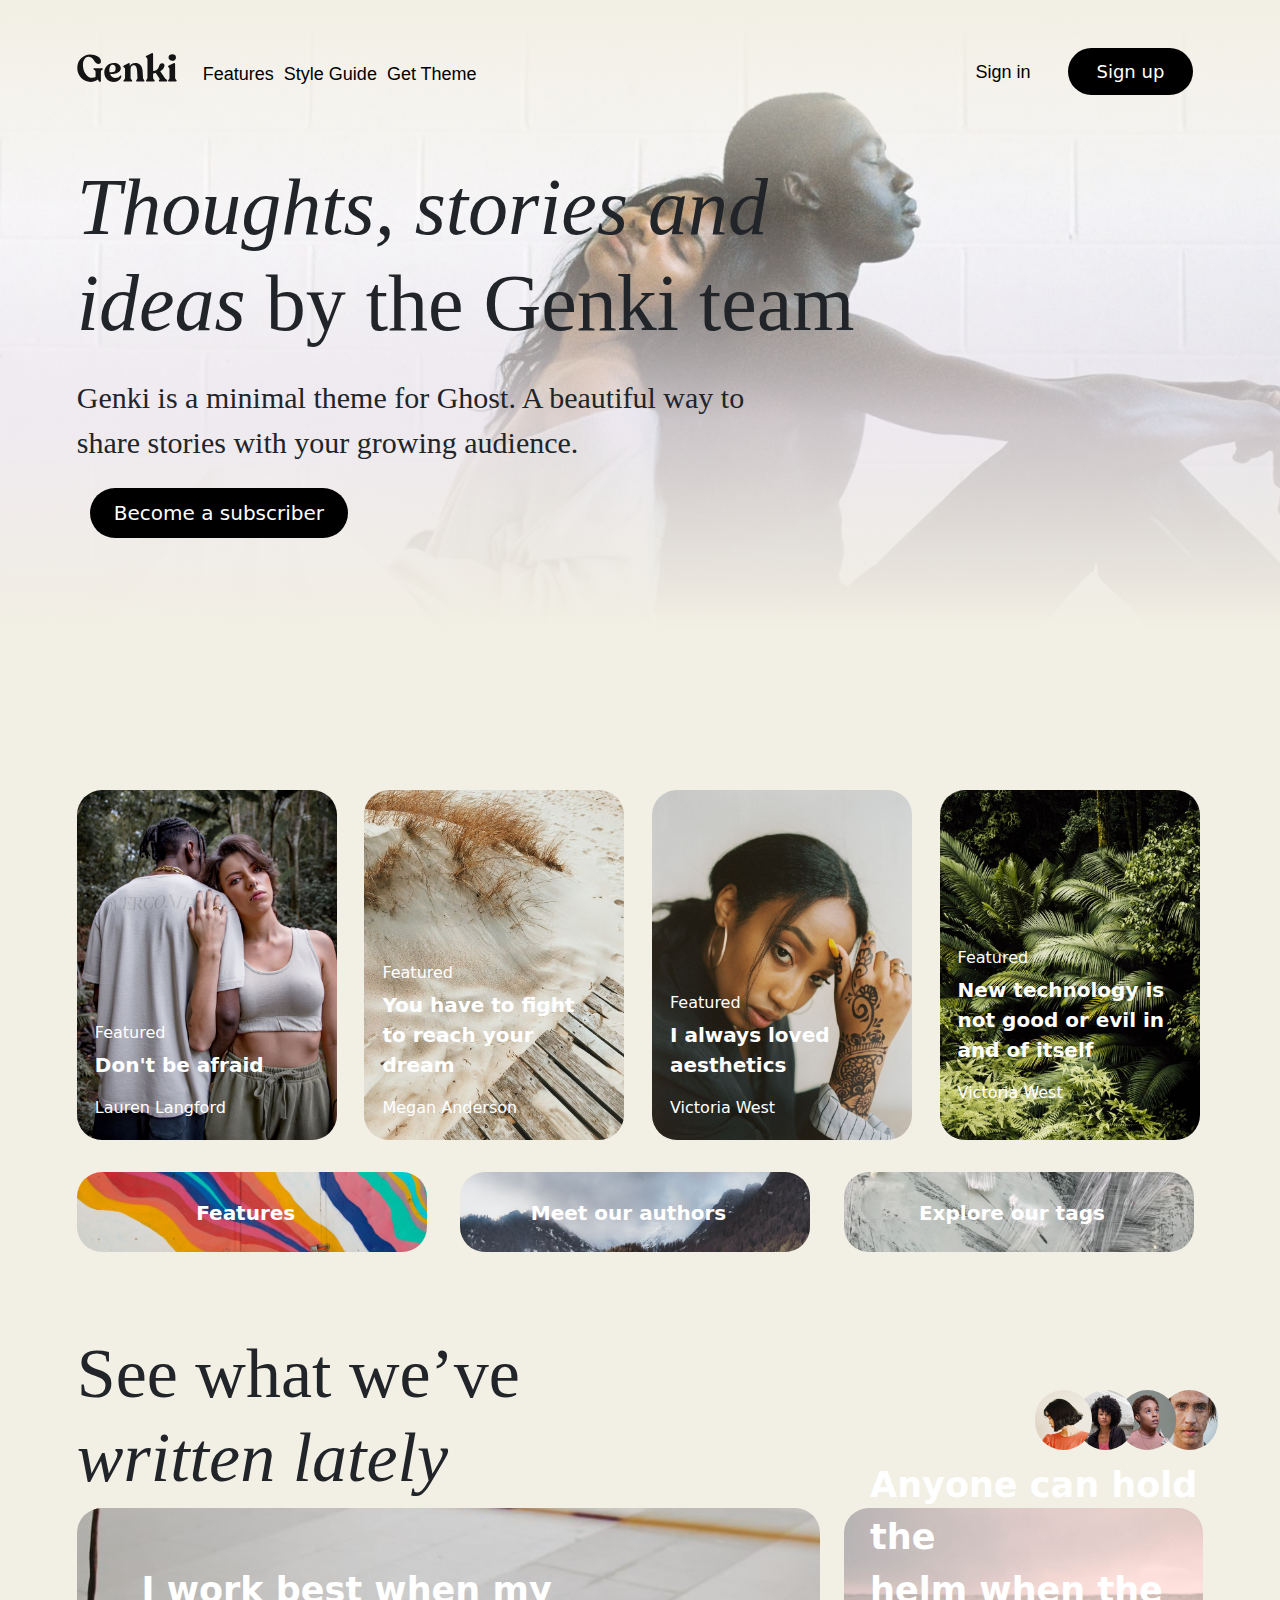
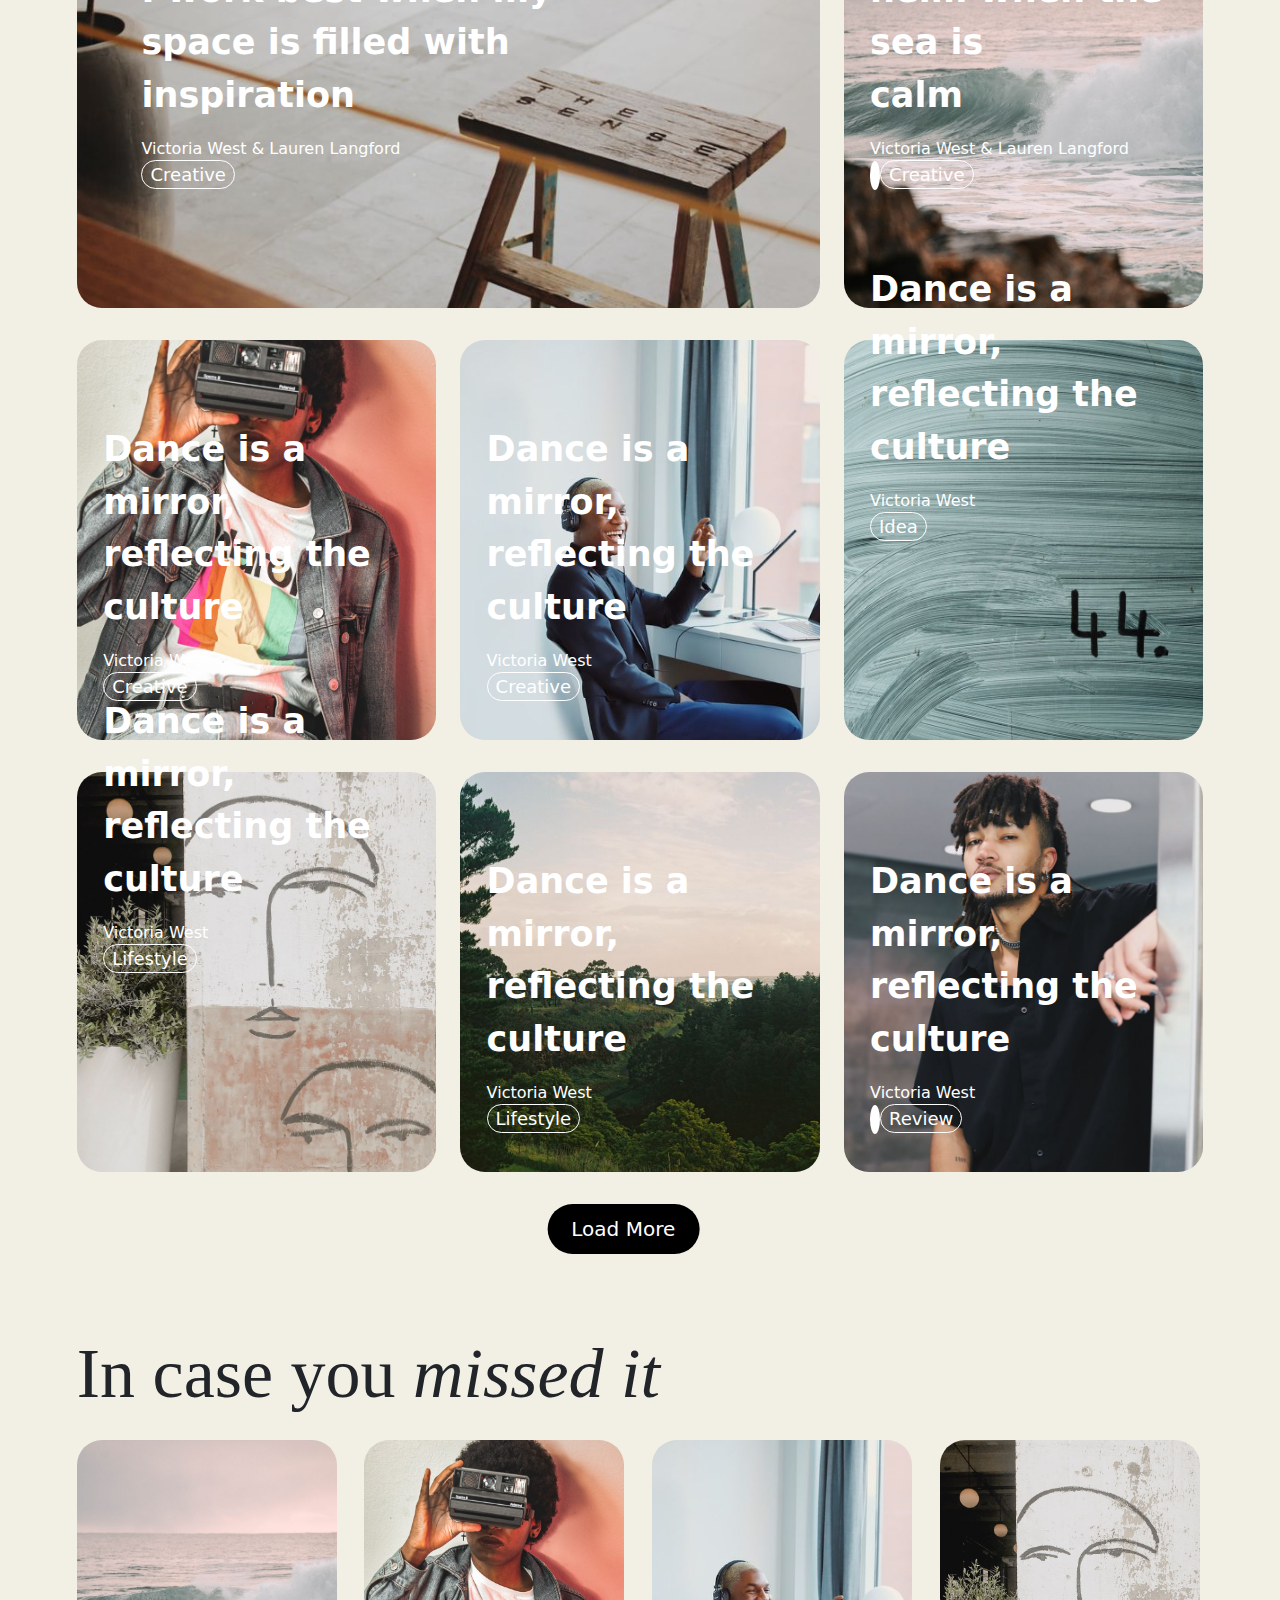
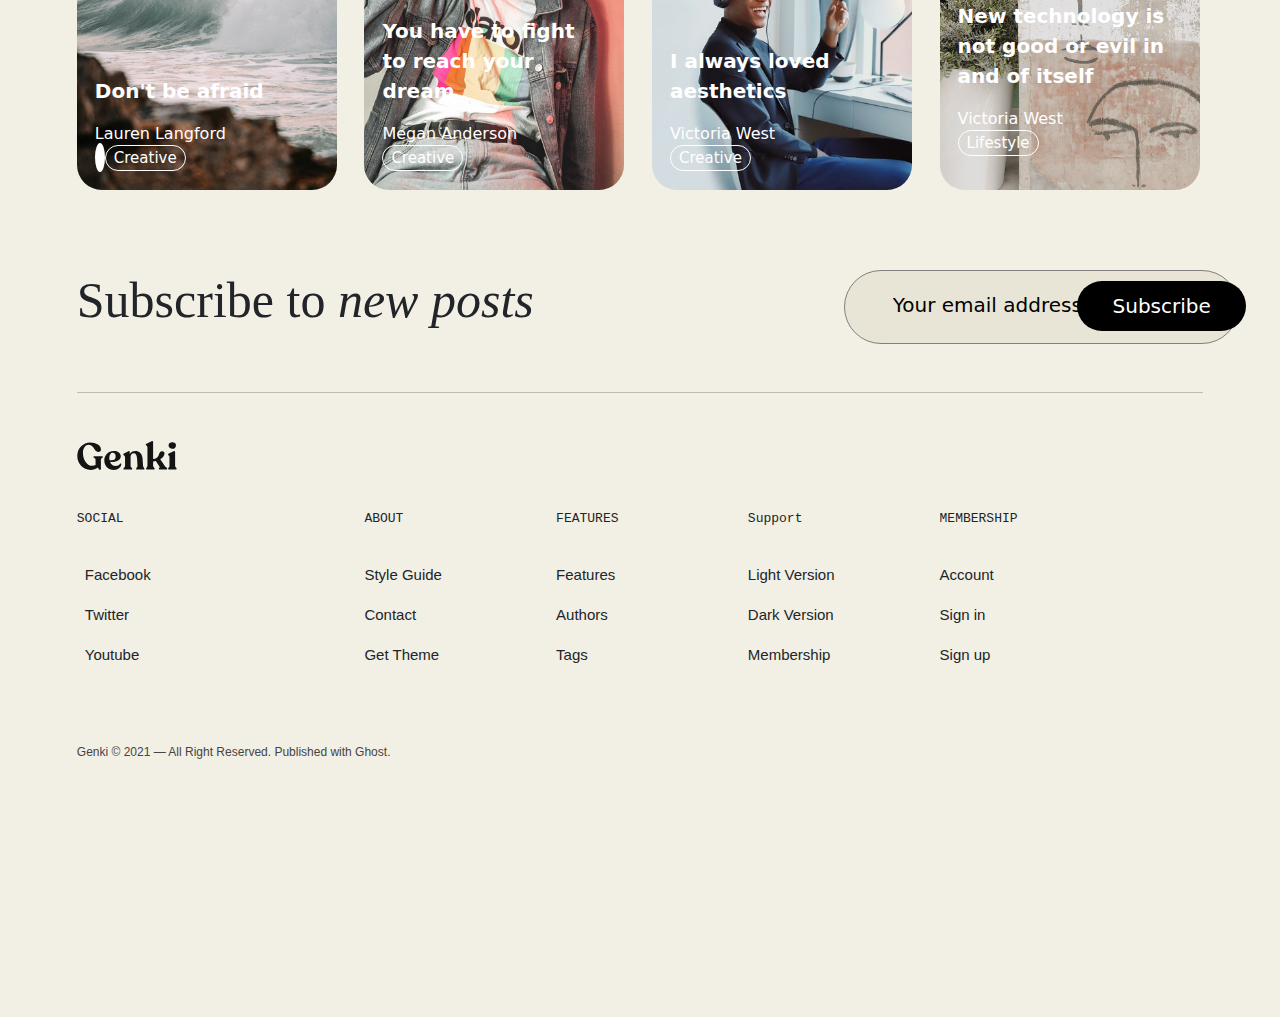
<file: index.html>
<!DOCTYPE html>
<html lang="en">
<head>
    <meta charset="UTF-8">
    <meta http-equiv="X-UA-Compatible" content="IE=edge">
    <meta name="viewport" content="width=device-width, initial-scale=1.0">
    <link rel="shortcut icon" href="img/m3.png" type="image/x-icon">
     
    <link rel="stylesheet" href="vendors/bootstrap.css">
    
    <link rel="stylesheet" href="css/style.css">
    
    <link rel="stylesheet" href="https://pro.fontawesome.com/releases/v5.10.0/css/all.css" integrity="sha384-AYmEC3Yw5cVb3ZcuHtOA93w35dYTsvhLPVnYs9eStHfGJvOvKxVfELGroGkvsg+p" 
    crossorigin="anonymous"/>
    
    <title>Genki-Magazine Ghost Blog Theme</title>
</head>
<body>
    <!-- HOME -->
<section class="home">
<div class="con">
<div class="home-1 row justify-contect-between align-items-center">
<div class="menu col-lg-9 d-flex">
    <div class="lg">
       <a href="index.html"><img class="img-fluid" src="img/logo.svg" alt=""></a>
        </div>
    <div class="nav ">
        <div class="ul d-flex">
            <li><a href="features.html">Features</a></li>
            <li><a href="styleG.html">Style Guide</a></li>
            <li><a href="">Get Theme</a></li>
        </div>
    </div>
    <div  class="icon">
     <i  class="fal fa-ellipsis-h"></i>
       
     </div>
   </div>
 
 
<div class="sign col-lg-3 d-flex">
    <div class="icon-2">
 <a href="search.html"><i style="color: black;" class="fal fa-search"></i></a>     
    </div>
 <div class="sign">
     <form action="sign-up.html">
        <a href="sign-in.html">Sign in</a>
        <input type="submit" value="Sign up">
         
     </form>
 
  
   
 </div>
 </div>

           
</div>
<div class="text-home">
    <div class="text-box">
        <h1><i>Thoughts, stories and <br> ideas</i> by the Genki team</h1>
        <p>Genki is a minimal theme for Ghost. A beautiful way to <br> share stories with your growing audience.</p>
    </div>
    <div class="btn">
       <a href="sub.html"><button>Become a subscriber</button></a> 
    </div>
</div>
</div>
</div> 
</section>
<!-- Product-1 -->
<section class="product">
    <div class="con">
 <div class="product-1 row justify-contect-between align-items-center">
<!-- 1 -->
 <div class="box col-lg-3">
                <div class="pro-img">
          <a href="product.html"> <img class="img-fluid" src="img/1.jpg" alt=""></a>   
                </div>
                <div class="pro-txt">
                    <h6>Featured</h6>
                    <p>Don't be afraid</p>
                    <span>Lauren Langford</span>
                </div>
</div>
<!-- 2 -->
<div class="box2 col-lg-3">
    <div class="pro-img">
 <img class="img-fluid" src="img/2.jpg" alt="">
    </div>
    <div class="pro-txt">
        <h6>Featured</h6>
        <p>You have to fight <br> to reach your <br> dream</p>
        <span>Megan Anderson</span>
    </div>
</div>
<!-- 3 -->
<div class="box3 col-lg-3">
    <div class="pro-img">
 <img class="img-fluid" src="img/3.jpg" alt="">
    </div>
    <div class="pro-txt">
        <h6>Featured</h6>
        <p>I always loved <br> aesthetics</p>
        <span>Victoria West</span>
    </div>
</div>
<!-- 4 -->
<div class="box4 col-lg-3">
    <div class="pro-img">
 <img class="img-fluid" src="img/4.jpg" alt="">
    </div>
    <div class="pro-txt">
        <h6>Featured</h6>
        <p>New technology is <br> not good or evil in <br> and of itself</p>
        <span>Victoria West</span>
    </div>
</div>
<!-- end -->



</div>

<!-- M-product -->
<div class="m-pro row justify-contect-between align-items-center ">
    <!-- 1 -->
    <div class="m1 col-lg-4">
   <div class="m-img">
 <a href="features.html"><img class="img-fluid" src="img/kobu.jpg" alt=""></a>   
    <div class="m-txt">
        <p>Features</p>
    </div>
   </div>
  
    </div>
<!-- 2 -->
    <div class="m1 col-lg-4">
        <div class="m-img">
  <a href="meet.html"><img class="img-fluid" src="img/eber.jpg" alt=""></a>     
        </div>
        <div class="m-txt">
            <p>Meet our authors</p>
        </div>
         </div>
<!-- 3 -->
         <div class="m1 col-lg-4">
            <div class="m-img">
             <img class="img-fluid" src="img/jose.jpg"alt="">
            </div>
            <div class="m-txt">
                <p>Explore our tags</p>
            </div>
             </div>
    

</div>


</div>
</section>
<!-- Product-2 -->
<section class="product-2">
    <div class="con">
        <!-- part-1 -->
<div class="part-1 row justify-contect-between align-items-center"> 
<div class="part-1-txt col-lg-10">
    <h1>See what we’ve <br> <i>written lately</i></h1>
</div>

<div class="part-1-img col-lg-2">
    <div class="all-img d-flex">
        <div class="img1">
            <img src="./img/one.jpg" alt="">
        </div>
        <div class="img2">
            <img src="./img/two.jpg" alt="">
        </div>
        <div class="img3">
            <img src="./img/three.jpg" alt="">
        </div>
        <div class="img4">
            <img src="./img/four.jpg" alt="">
        </div>
    </div>
</div>

</div>
<!-- Part-2 -->
<div class="part-2 row justify-contect-between align-items-center">
    <div class="pro-2 col-lg-8">
        <div class="pro-2-img">
            <img class="img-fluid" src="img/pro2.jpg" alt="">
        </div>
        <div class="pro-2-txt">
            <p>I work best when my <br> space is filled with <br> inspiration</p>
            <span>Victoria West & Lauren Langford</span><br>
            <a href="">Creative</a>
        </div>
    </div>

    <div class="pro-3 col-lg-4">
        <div class="pro-3-img">
            <img class="img-fluid" src="img/pro3.jpg" alt="">
        </div>
        <div class="pro-3-txt">
            <p>Anyone can hold the <br> helm when the sea is <br> calm</p>
            <span>Victoria West & Lauren Langford</span><br>
            <i class="fas fa-lock"></i>
            <a href="">Creative</a>
        </div>
    </div>

</div>

<!-- part-3 -->
<div class="part-3 row justify-contect-between align-items-center">
    <div class="pro-4 col-lg-4">
        <div class="pro-4-img">
            <img class="img-fluid" src="img/pro4.jpg" alt="">
            <div class="pro-4-txt">
                <p>Dance is a mirror,<br> reflecting the culture</p>
            <span>Victoria West </span><br>
            <a href="">Creative</a> 
            </div>
        </div>
    </div>

    <div class="pro-5 col-lg-4">
        <div class="pro-5-img">
            <img class="img-fluid" src="img/pro5.jpeg" alt="">
            <div class="pro-5-txt">
                <p>Dance is a mirror,<br> reflecting the culture</p>
            <span>Victoria West </span><br>
            <a href="">Creative</a> 
            </div>
        </div>
    </div>
    <div class="pro-6 col-lg-4">
        <div class="pro-6-img">
            <img class="img-fluid" src="img/pro6.jpg" alt="">
            <div class="pro-6-txt">
                <p>Dance is a mirror,<br> reflecting the culture</p>
            <span>Victoria West </span><br>
            <a href="">Idea</a> 
            </div>
        </div>
    </div>



    
</div>

<!-- part-4 -->
<div class="part-4 row justify-contect-between align-items-center">
    <div class="pro-7 col-lg-4">
        <div class="pro-7-img">
            <img class="img-fluid" src="img/pro7.jpg" alt="">
            <div class="pro-7-txt">
                <p>Dance is a mirror,<br> reflecting the culture</p>
            <span>Victoria West </span><br>
            <a href="">Lifestyle</a> 
            </div>
        </div>
    </div>

    <div class="pro-8 col-lg-4">
        <div class="pro-8-img">
            <img class="img-fluid" src="img/pro8.jpg" alt="">
            <div class="pro-8-txt">
                <p>Dance is a mirror,<br> reflecting the culture</p>
            <span>Victoria West </span><br>
            <a href="">Lifestyle</a> 
            </div>
        </div>
    </div>
    <div class="pro-9 col-lg-4">
        <div class="pro-9-img">
            <img class="img-fluid" src="img/pro9.jpeg" alt="">
            <div class="pro-9-txt">
                <p>Dance is a mirror,<br> reflecting the culture</p>
            <span>Victoria West </span><br>
            <i class="fas fa-lock"></i>
            <a href="">Review</a> 
            </div>
        </div>
    </div>



    
</div>
<div class="b">
    <button>Load More</button>
</div>
  
    </div>
</section>

<!-- Product-end -->
<section class="product">
    <div class="con">
        <div class="end-head row">
        <div class="txt-h col-lg-11">
 <h1>In case you <i>missed it</i></h1>
        </div>
        <div class="icon-h col-lg-1">
            <i class="fad fa-chevron-double-right"></i>
        </div>
        </div>
 <div class="product-1 row justify-contect-between align-items-center">
<!-- 1 -->
 <div class="box col-lg-3">
                <div class="pro-img">
             <img class="img-fluid" src="img/pro3.jpg" alt="">
                </div>
                <div class="pro-txt">
                
                    <p>Don't be afraid</p>
                    <span>Lauren Langford</span><br>
                    <i style="background-color: white;color: black; border-radius: 50%; padding: 5px;" class="fas fa-lock"></i>
                    <a href="">Creative</a>
                </div>
</div>
<!-- 2 -->
<div class="box2 col-lg-3">
    <div class="pro-img">
 <img class="img-fluid" src="img/pro4.jpg" alt="">
    </div>
    <div class="pro-txt">
      
        <p>You have to fight <br> to reach your <br> dream</p>
        <span>Megan Anderson</span><br>
        <a href="">Creative</a>
    </div>
</div>
<!-- 3 -->
<div class="box3 col-lg-3">
    <div class="pro-img">
 <img class="img-fluid" src="img/pro5.jpeg" alt="">
    </div>
    <div class="pro-txt">
      
        <p>I always loved <br> aesthetics</p>
        <span>Victoria West</span><br>
        <a href="">Creative</a>
    </div>
</div>
<!-- 4 -->
<div class="box4 col-lg-3">
    <div class="pro-img">
 <img class="img-fluid" src="img/pro7.jpg" alt="">
    </div>
    <div class="pro-txt">
       
        <p>New technology is <br> not good or evil in <br> and of itself</p>
        <span>Victoria West</span><br>
        <a href="">Lifestyle</a>
    </div>
</div>
<!-- end -->



</div>




</div>
</section>
<!-- Footer -->
<section class="foot">
    <div class="con">
        <div class="foot-h row">
            <div class=" foot-txt col-lg-8">
        <h1>Subscribe to <i>new posts</i></h1>
            </div>
            <div class=" foot-input col-lg-4">
               
                    <input type="email" placeholder="Your email address">
               <div class="i-btn">
                <button>Subscribe</button>
               </div>
                
            </div>
        </div>
        <hr>
      <div class="foot-lg">
          <img class="img-fluid" src="img/logo.svg" alt="">
      </div>
     
  <div class="foot-box row justify-contect-between align-items-center">
      <div class="f-b col-lg-3">
      <div class="head">
          <p>SOCIAL</p>
      </div>
      <ul class="list-unstyled">
         <li> <i class="fab fa-facebook"></i>Facebook</li>
         <li> <i class="fab fa-twitter"></i>Twitter</li>
       <li> <i class="fab fa-youtube"></i> Youtube</li>
      </ul>
      </div>
<!-- 2 -->

<div class="f-b col-lg-2">
    <div class="head">
        <p>ABOUT</p>
    </div>
    <ul class="list-unstyled">
        <li>Style Guide</li>
        <li>Contact</li>
        <li>Get Theme</li>
    </ul>
    </div>
    <!-- 3 -->
    <div class="f-b col-lg-2">
        <div class="head">
            <p>FEATURES</p>
        </div>
        <ul class="list-unstyled">
            <li>Features</li>
            <li>Authors</li>
            <li>Tags</li>
        </ul>
        </div>
        <!-- 4 -->
        <div class="f-b col-lg-2">
            <div class="head">
                <p>Support</p>
            </div>
            <ul class="list-unstyled">
                <li>Light Version</li>
                <li>Dark Version</li>
                <li>Membership</li>
            </ul>
            </div>
            <!-- 5 -->
            <div class="f-b col-lg-2">
                <div class="head">
                    <p>MEMBERSHIP</p>
                </div>
                <ul class="list-unstyled">
                    <li>Account</li>
                    <li>Sign in</li>
                    <li>Sign up</li>
                </ul>
                </div>


  </div>
<div class="end-a">
    <a href="">Genki © 2021 — All Right Reserved. Published with Ghost.</a>

</div>


    </div>



</section>














</body>
</html>
</file>
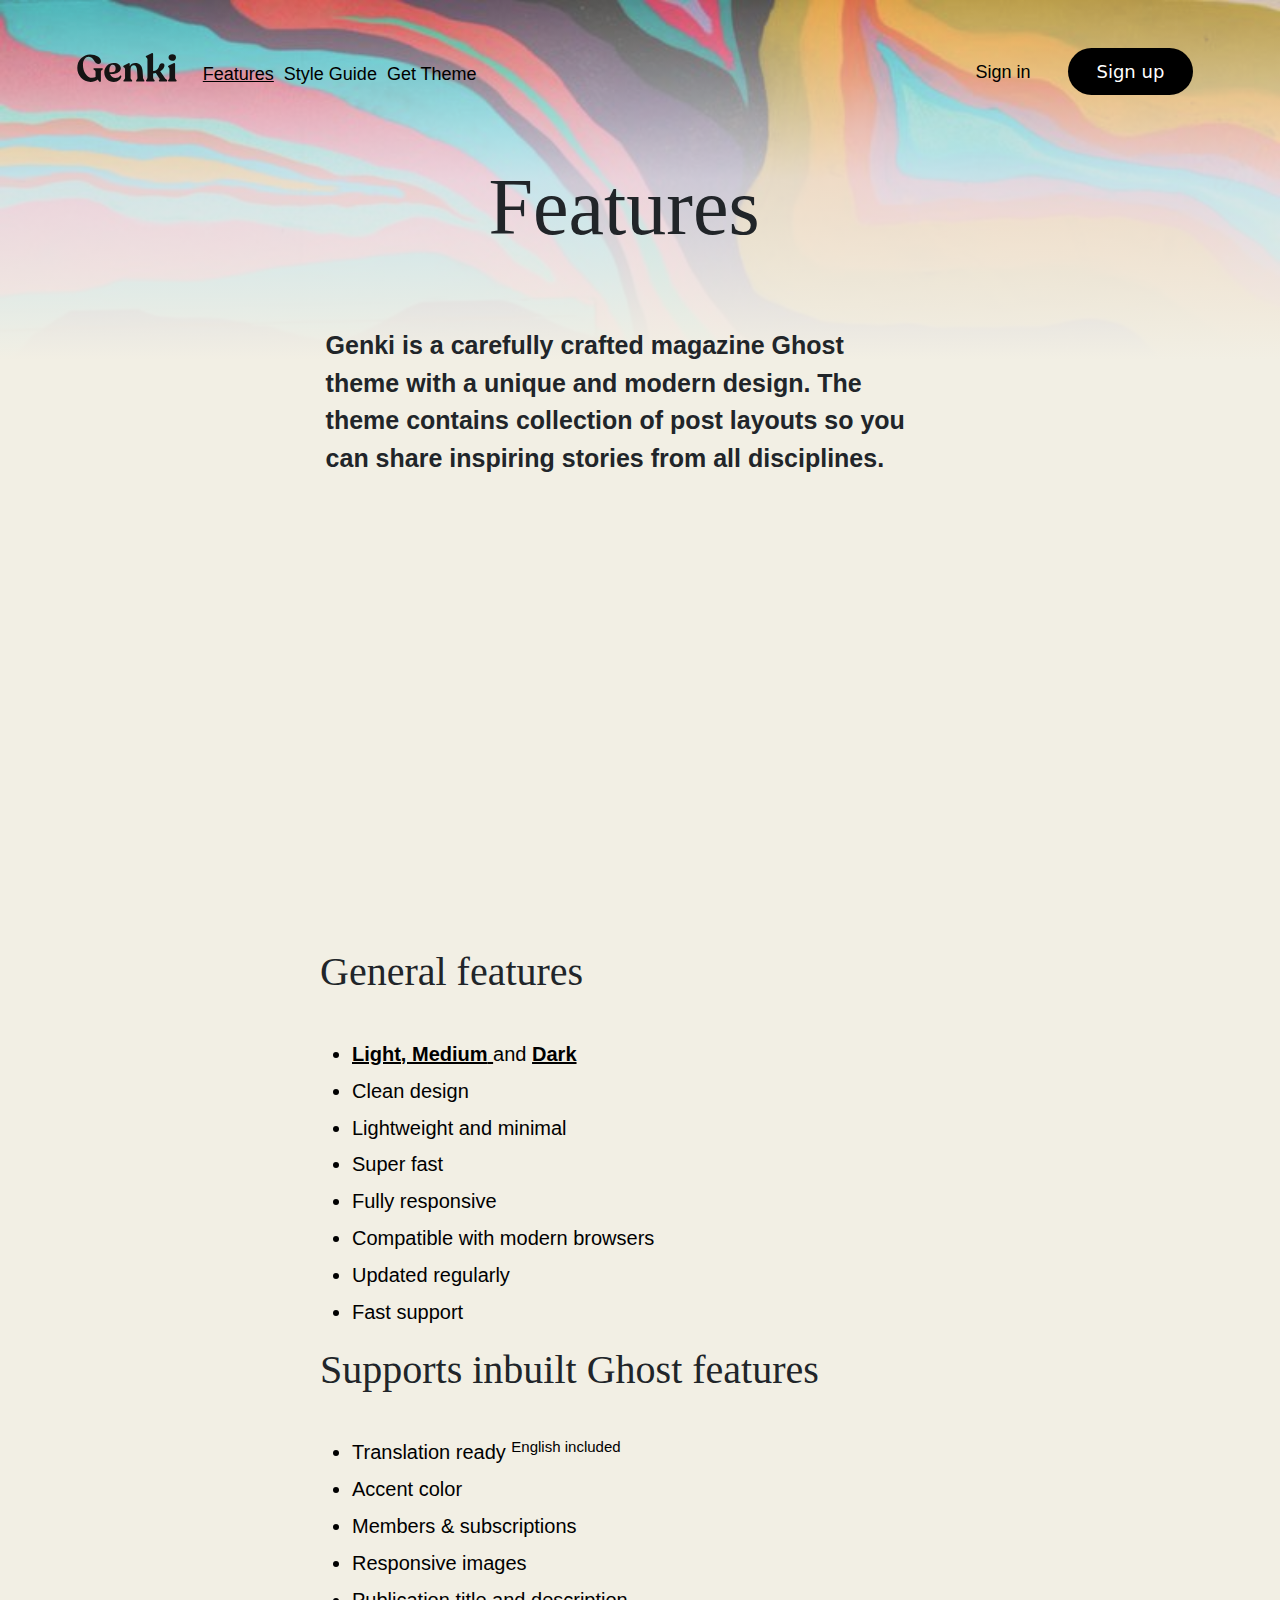
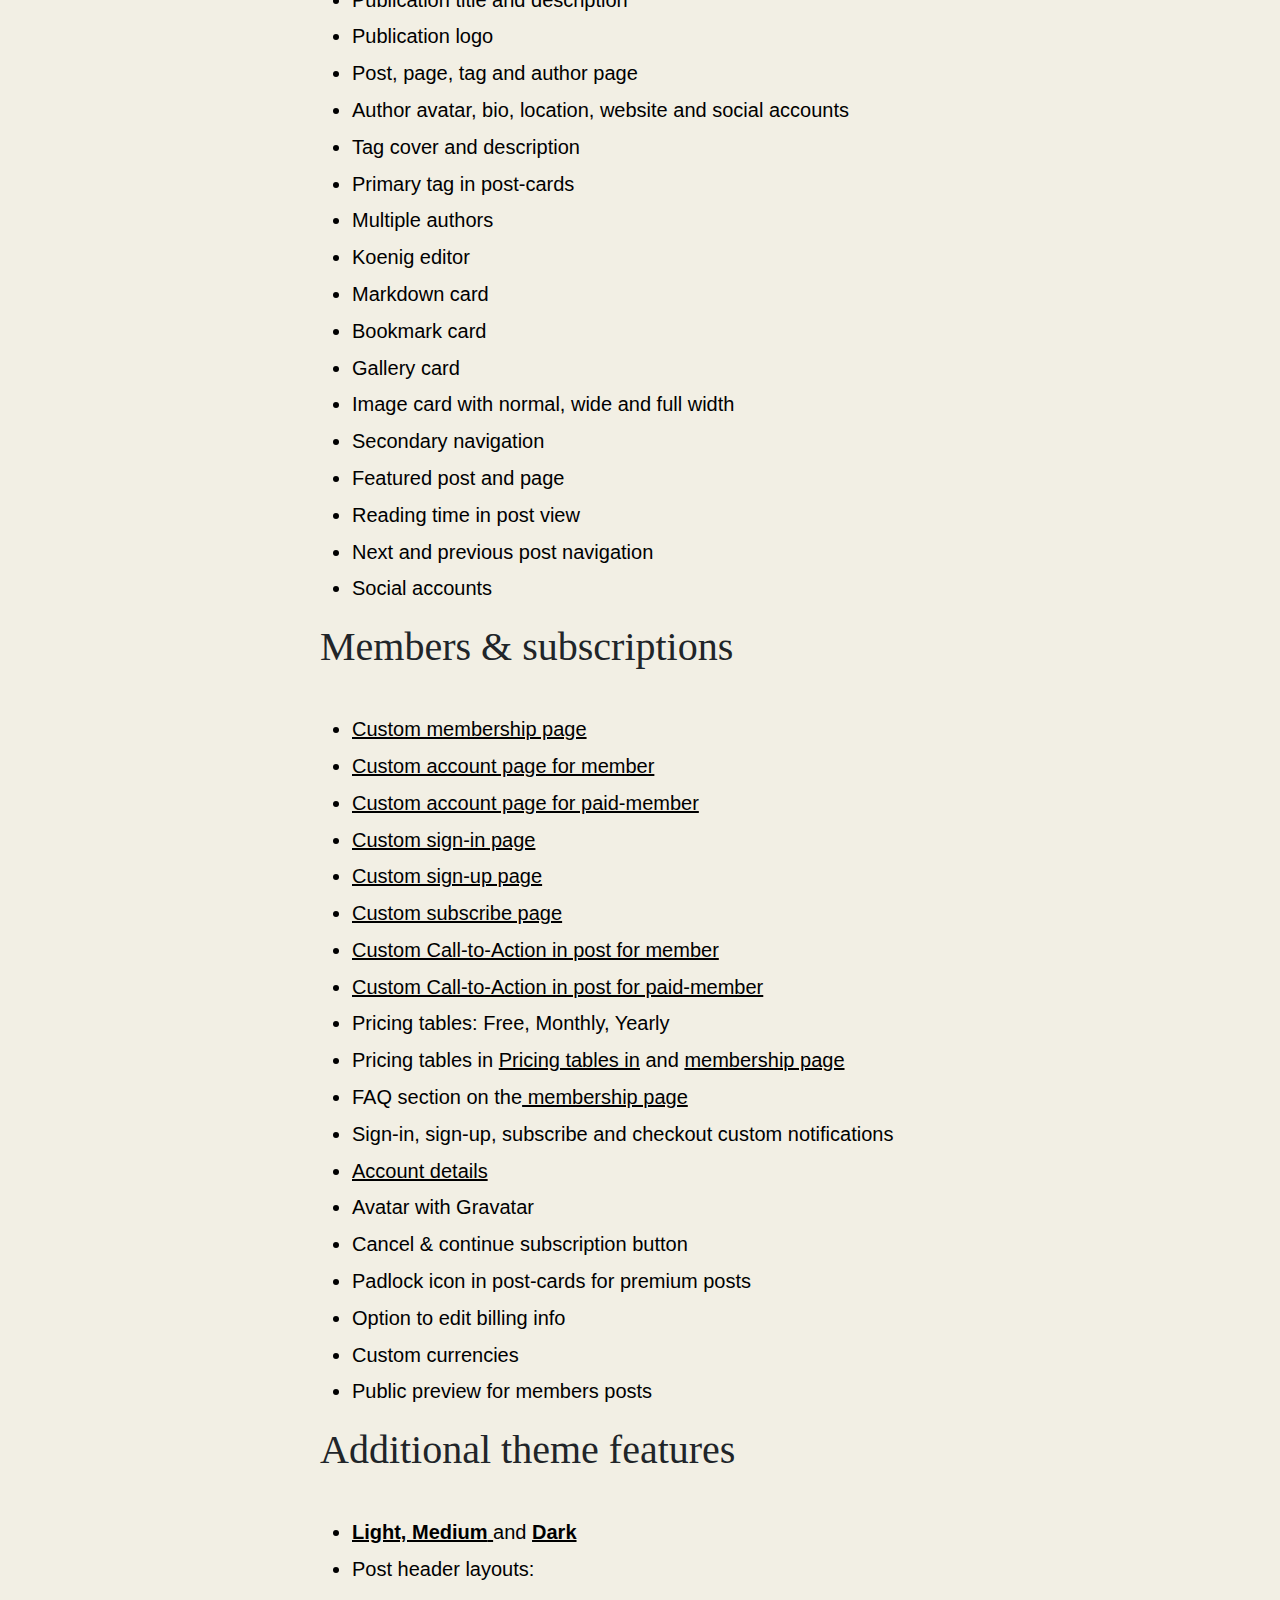
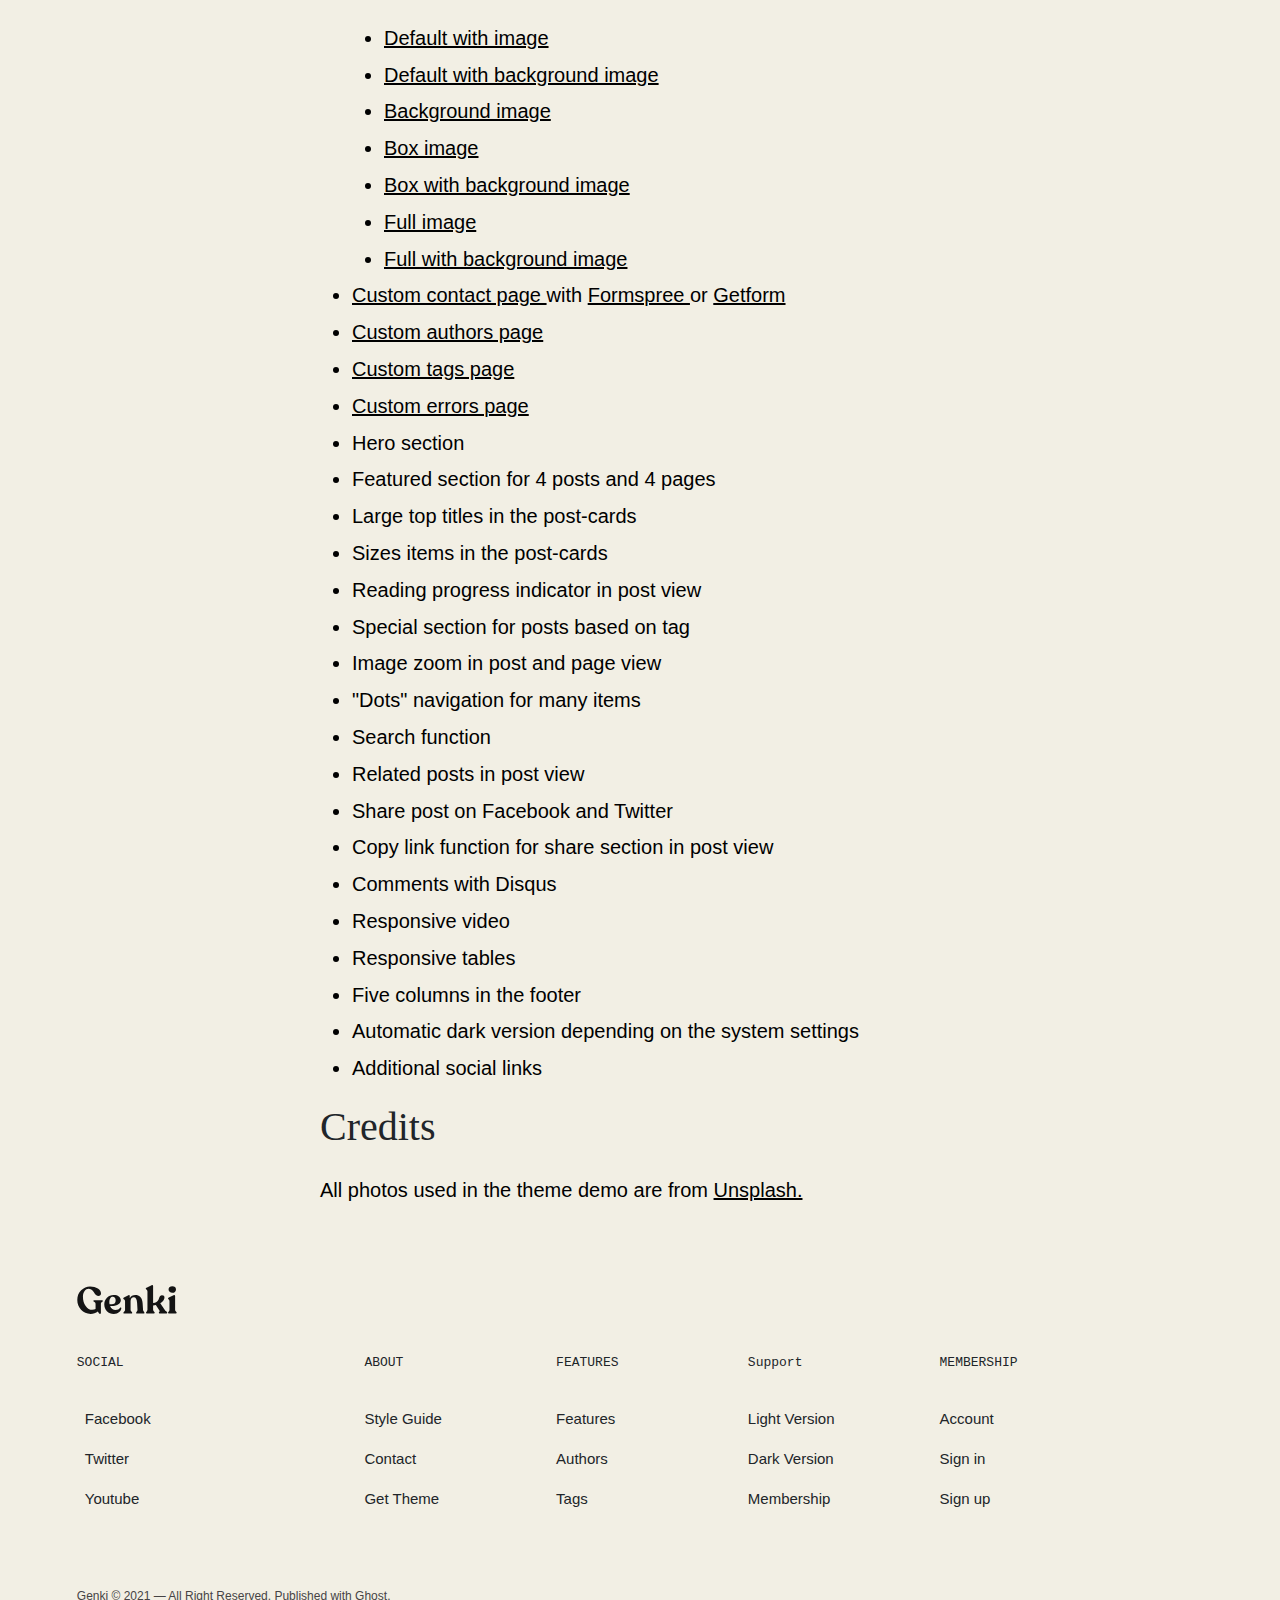
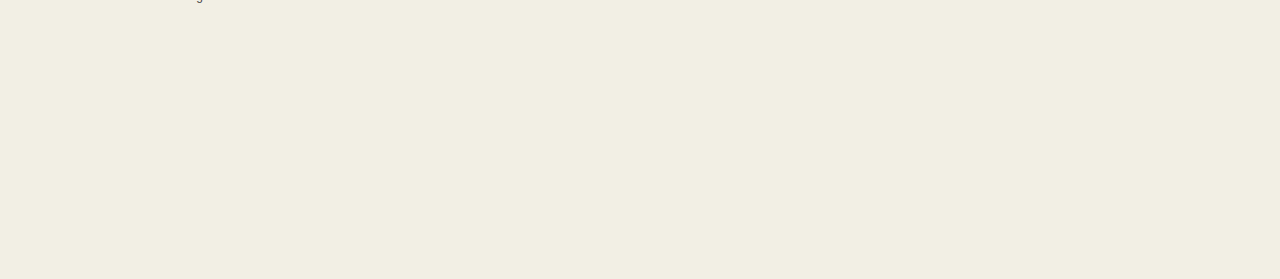
<file: features.html>
<!DOCTYPE html>
<html lang="en">
<head>
    <meta charset="UTF-8">
    <meta http-equiv="X-UA-Compatible" content="IE=edge">
    <meta name="viewport" content="width=device-width, initial-scale=1.0">
    <link rel="shortcut icon" href="img/m3.png" type="image/x-icon">
     <link rel="stylesheet" href="vendors/bootstrap.css">
    <link rel="stylesheet" href="css3/feature.css">
    <link rel="stylesheet" href="https://pro.fontawesome.com/releases/v5.10.0/css/all.css" integrity="sha384-AYmEC3Yw5cVb3ZcuHtOA93w35dYTsvhLPVnYs9eStHfGJvOvKxVfELGroGkvsg+p" 
    crossorigin="anonymous"/>
    <title>Document</title>
</head>
<body>
    <!-- HOME -->
<section class="home">
    <div class="con">
    <div class="home-1 row justify-contect-between align-items-center">
    <div class="menu col-lg-9 d-flex">
        <div class="lg">
           <a href="index.html"><img class="img-fluid" src="img/logo.svg" alt=""></a>
            </div>
        <div class="nav ">
            <div class="ul d-flex">
                <li><a style="text-decoration: underline;"  href="">Features</a></li>
                <li><a href="">Style Guide</a></li>
                <li><a href="">Get Theme</a></li>
            </div>
        </div>
        <div  class="icon">
         <i  class="fal fa-ellipsis-h"></i>
           
         </div>
       </div>
     
     
    <div class="sign col-lg-3 d-flex">
        <div class="icon-2">
     <a href="search.html"><i style="color: black;" class="fal fa-search"></i></a>     
        </div>
     <div class="sign">
         <form action="sign-up.html">
            <a href="sign-in.html">Sign in</a>
            <input type="submit" value="Sign up">
             
         </form>
     
      
       
     </div>
     </div>
    
               
    </div>
    <div class="text-home">
        <div class="text-box">
            <h1>Features</h1>
            <p>Genki is a carefully crafted magazine Ghost theme with a  unique and modern design. The theme contains collection of  post layouts so you can share inspiring stories from all disciplines.</p>
            <div  class="icon">
                <i  class="fal fa-ellipsis-h"></i>
                  
                </div>
        </div>
       
    </div>
    </div>
    </div> 
    </section>
     

    <!-- Part2 -->
    <section class="part-2">
    <div class="con">
    <div class="all-list">
        <!-- 1 -->
        <div class="list-1">
            <h1>General features</h1>
            <div class="list-ul">
                <ul>
                    <li><a href=""><strong>Light, Medium</strong> </a> and <a href=""><strong>Dark</strong></a></li>
                    <li>Clean design</li>
                    <li>Lightweight and minimal</li>
                    <li>Super fast</li>
                    <li>Fully responsive</li>
                    <li>Compatible with modern browsers</li>
                    <li>Updated regularly</li>
                    <li>Fast support</li>
                </ul>
            </div>
        </div>
    <!-- 2 -->
        <div class="list-1">
            <h1>Supports inbuilt Ghost features</h1>
            <div class="list-ul">
                <ul>
                    <li>Translation ready <sup> English included</sup></li>
                    <li>Accent color</li>
                    <li>Members & subscriptions</li>
                    <li>Responsive images</li>
                    <li>Publication title and description</li>
                    <li>Publication logo</li>
                    <li>Post, page, tag and author page</li>
                    <li>Author avatar, bio, location, website and social accounts</li>
                    <li>Tag cover and description</li>
                    <li>Primary tag in post-cards</li>
                    <li>Multiple authors</li>
                    <li>Koenig editor</li>
                    <li>Markdown card</li>
                    <li>Bookmark card</li>
                    <li>Gallery card</li>
                    <li>Image card with normal, wide and full width</li>
                    <li>Secondary navigation</li>
                    <li>Featured post and page</li>
                    <li>Reading time in post view</li>
                    <li>Next and previous post navigation</li>
                    <li>Social accounts</li>
                </ul>
            </div>
        </div>
    
   <!-- 3 -->
   <div class="list-1">
    <h1>Members & subscriptions</h1>
    <div class="list-ul">
        <ul>
           <li><a href="">Custom membership page</a></li>
           <li><a href="">Custom account page for member</a></li>
           <li><a href="">Custom account page for paid-member</a></li>
           <li><a href="">Custom sign-in page</a></li>
           <li><a href="">Custom sign-up page</a></li>
           <li><a href="">Custom subscribe page</a></li>
           <li><a href="">Custom Call-to-Action in post for member</a></li>
           <li><a href="">Custom Call-to-Action in post for paid-member</a></li>
           <li>Pricing tables: Free, Monthly, Yearly</li>
           <li>Pricing tables in <a href="">Pricing tables in</a> and <a href="">membership page</a></li>
           <li>FAQ section on the<a href=""> membership page</a></li>
           <li>Sign-in, sign-up, subscribe and checkout custom notifications</li>
           <li><a href="">Account details</a></li>
           <li>Avatar with Gravatar</li>
           <li>Cancel & continue subscription button</li>
           <li>Padlock icon in post-cards for premium posts</li>
           <li>Option to edit billing info</li>
           <li>Custom currencies</li>
           <li>Public preview for members posts</li>
        </ul>
    </div>
</div>


    <!-- 4 -->
    <div class="list-1">
        <h1>Additional theme features</h1>
        <div class="list-ul">
            <ul>
                <li><a href=""><strong>Light, Medium</strong> </a> and <a href=""><strong>Dark</strong></a></li>
                <li>Post header layouts:
                   <ul>
                    <li style="list-style: disc ;"><a href="">Default with image</a></li>
                    <li style="list-style: disc ;"><a href="">Default with background image</a></li>
                    <li style="list-style: disc ;"><a href="">Background image</a></li>
                    <li style="list-style: disc ;"><a href="">Box image</a></li>
                    <li style="list-style: disc ;"><a href="">Box with background image</a></li>
                    <li style="list-style: disc ;"><a href="">Full image</a></li>
                    <li style="list-style: disc ;"><a href="">Full with background image</a></li>
                   </ul>
                </li>
                <li><a href="">Custom contact page </a> with <a href=""> Formspree </a>or <a href="">Getform</a></li>
                <li><a href="">Custom authors page</a></li>
                <li><a href="">Custom tags page</a></li>
                <li><a href="">Custom errors page</a></li>
                <li>Hero section</li>
                <li>Featured section for 4 posts and 4 pages</li>
                <li>Large top titles in the post-cards</li>
                <li>Sizes items in the post-cards</li>
                <li>Reading progress indicator in post view</li>
                <li>Special section for posts based on tag</li>
                <li>Image zoom in post and page view</li>
                <li>"Dots" navigation for many items</li>
                <li>Search function</li>
                <li>Related posts in post view</li>
                <li>Share post on Facebook and Twitter</li>
                <li>Copy link function for share section in post view</li>
                <li>Comments with Disqus</li>
                <li>Responsive video</li>
                <li>Responsive tables</li>
                <li>Five columns in the footer</li>
                <li>Automatic dark version depending on the system settings</li>
                <li>Additional social links</li>
                
            </ul>
        </div>
    </div>
   
   <!-- 5 -->
    <div class="list-1">
        <h1>Credits</h1>
        <p>All photos used in the theme demo are from <a href="">Unsplash.</a></p>
    </div>

   
   
   
    </div>
    </div>
    </section>

      
<!-- Footer -->
<section class="foot">
    <div class="con">
       
        
      <div class="foot-lg">
          <img class="img-fluid" src="img/logo.svg" alt="">
      </div>
     
  <div class="foot-box row justify-contect-between align-items-center">
      <div class="f-b col-lg-3">
      <div class="head">
          <p>SOCIAL</p>
      </div>
      <ul class="list-unstyled">
         <li> <i class="fab fa-facebook"></i>Facebook</li>
         <li> <i class="fab fa-twitter"></i>Twitter</li>
       <li> <i class="fab fa-youtube"></i> Youtube</li>
      </ul>
      </div>
<!-- 2 -->

<div class="f-b col-lg-2">
    <div class="head">
        <p>ABOUT</p>
    </div>
    <ul class="list-unstyled">
        <li>Style Guide</li>
        <li>Contact</li>
        <li>Get Theme</li>
    </ul>
    </div>
    <!-- 3 -->
    <div class="f-b col-lg-2">
        <div class="head">
            <p>FEATURES</p>
        </div>
        <ul class="list-unstyled">
            <li>Features</li>
            <li>Authors</li>
            <li>Tags</li>
        </ul>
        </div>
        <!-- 4 -->
        <div class="f-b col-lg-2">
            <div class="head">
                <p>Support</p>
            </div>
            <ul class="list-unstyled">
                <li>Light Version</li>
                <li>Dark Version</li>
                <li>Membership</li>
            </ul>
            </div>
            <!-- 5 -->
            <div class="f-b col-lg-2">
                <div class="head">
                    <p>MEMBERSHIP</p>
                </div>
                <ul class="list-unstyled">
                    <li>Account</li>
                    <li>Sign in</li>
                    <li>Sign up</li>
                </ul>
                </div>


  </div>
<div class="end-a">
    <a href="">Genki © 2021 — All Right Reserved. Published with Ghost.</a>

</div>


    </div>



</section>

</body>
</html>
</file>
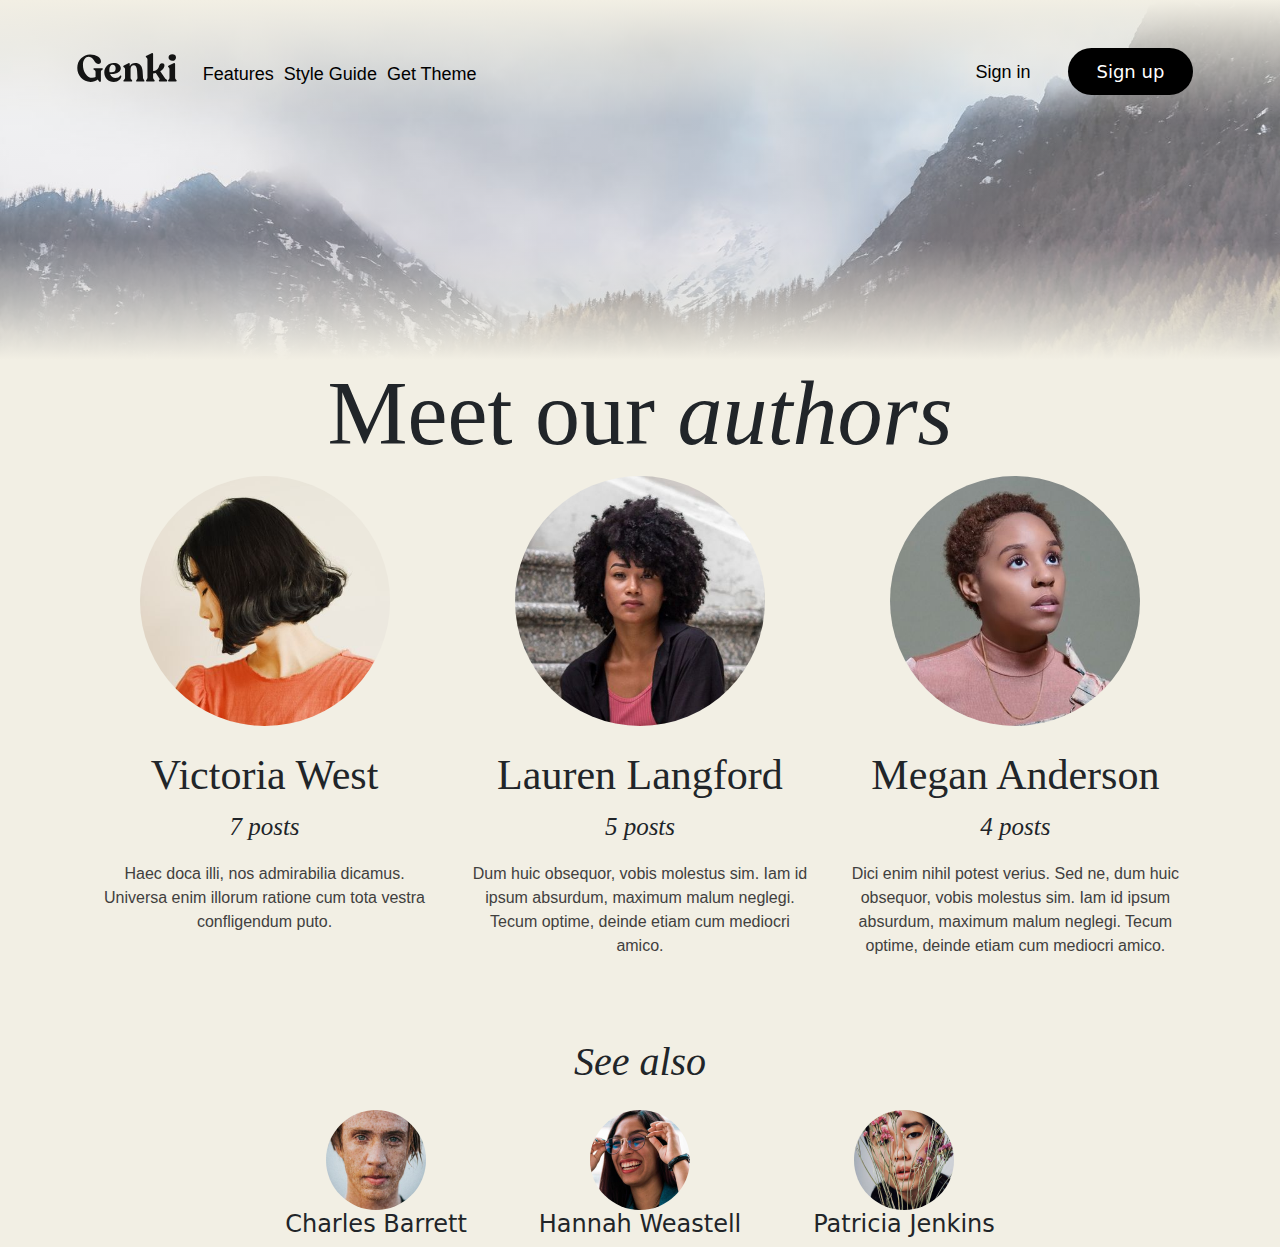
<file: meet.html>
<!DOCTYPE html>
<html lang="en">
<head>
    <meta charset="UTF-8">
    <meta http-equiv="X-UA-Compatible" content="IE=edge">
    <meta name="viewport" content="width=device-width, initial-scale=1.0">
    <link rel="shortcut icon" href="img/m3.png" type="image/x-icon">
    <link rel="stylesheet" href="vendors/bootstrap.css">
    <link rel="stylesheet" href="css6/meet.css">
    <link rel="stylesheet" href="https://pro.fontawesome.com/releases/v5.10.0/css/all.css" integrity="sha384-AYmEC3Yw5cVb3ZcuHtOA93w35dYTsvhLPVnYs9eStHfGJvOvKxVfELGroGkvsg+p" 
    crossorigin="anonymous"/>
    <title>Genki-Magazine Ghost Blog Theme</title>

</head>
<body>
    <!-- HOME -->
<section class="home">
    <div class="con">
    <div class="home-1 row justify-contect-between align-items-center">
    <div class="menu col-lg-9 d-flex">
        <div class="lg">
           <a href="index.html"><img class="img-fluid" src="img/logo.svg" alt=""></a>
            </div>
        <div class="nav ">
            <div class="ul d-flex">
                <li><a href="features.html">Features</a></li>
                <li><a href="">Style Guide</a></li>
                <li><a href="">Get Theme</a></li>
            </div>
        </div>
        <div  class="icon">
         <i  class="fal fa-ellipsis-h"></i>
           
         </div>
       </div>
     
     
    <div class="sign col-lg-3 d-flex">
        <div class="icon-2">
     <a href="search.html"><i style="color: black;" class="fal fa-search"></i></a>     
        </div>
     <div class="sign">
         <form action="sign-up.html">
            <a href="sign-in.html">Sign in</a>
            <input type="submit" value="Sign up">
             
         </form>
     
      
       
     </div>
     </div>
    
               
    </div>

    

  
    </div>
    </div> 
    </section>

    <div class="meet">
   <div class="con">
        <div class="meet-head">
            <h1>Meet our <i>authors</i></h1>
        </div>
        <div class="row meet-box justify-content-between align-items-center">
            <div class="all-meet d-flex">
                <div class="meet-box-1 col-lg-4">
                    <img src="img/one.jpg" alt="">
                    <div class="meet-txt">
                       <h3>Victoria West</h3>
                       <span>7 posts</span>
                       <p>Haec doca illi, nos admirabilia dicamus. Universa enim illorum ratione cum tota vestra confligendum puto.</p>
                    </div>
                     </div>
                     <div class="meet-box-1 col-lg-4">
                        <img src="img/two.jpg" alt="">
                        <div class="meet-txt">
                            <h3>Lauren Langford</h3>
                            <span>5 posts</span>
                            <p>Dum huic obsequor, vobis molestus sim. Iam id ipsum absurdum, maximum malum neglegi. Tecum optime, deinde etiam cum mediocri amico.</p>
                        </div>
                          </div>
                          <div class="meet-box-1 col-lg-4">
                            <img  src="img/three.jpg" alt="">
                            <div class="meet-txt">
                                <h3>Megan Anderson</h3>
                                <span>4 posts</span>
                                <p>Dici enim nihil potest verius. Sed ne, dum huic obsequor, vobis molestus sim. Iam id ipsum absurdum, maximum malum neglegi. Tecum optime, deinde etiam cum mediocri amico.</p>
                                
                            </div>
                              </div>
            </div>
    
    
    
      
    
    
    
    
    
</div>
    
    </div>
    </div>



<!-- hhhh -->

<section class="see-also-1">
    <div class="center">
        <div class="see-also row justify-content-around align-items-center">
            <h1 style="text-align: center;font-size: 40px; font-style: italic; font-family: Georgia, 'Times New Roman', Times, serif;" >See also</h1>
                <div class="img-box-1 col-lg-4">
                    <img class="img-fluid" src="img/s1.jpg" alt="">
                    <h4>Charles Barrett</h4>
                </div>
                <div class="img-box-1 col-lg-4">
                    <img class="img-fluid" src="img/s2.jpg" alt="">
                    <h4>Hannah Weastell</h4>
                </div>
                <div class="img-box-1 col-lg-4">
                    <img class="img-fluid" src="img/s3.jpg" alt="">
                    <h4>Patricia Jenkins</h4>
                </div>
            </div>

    </div>
</section>
  
</body>
</html>
</file>
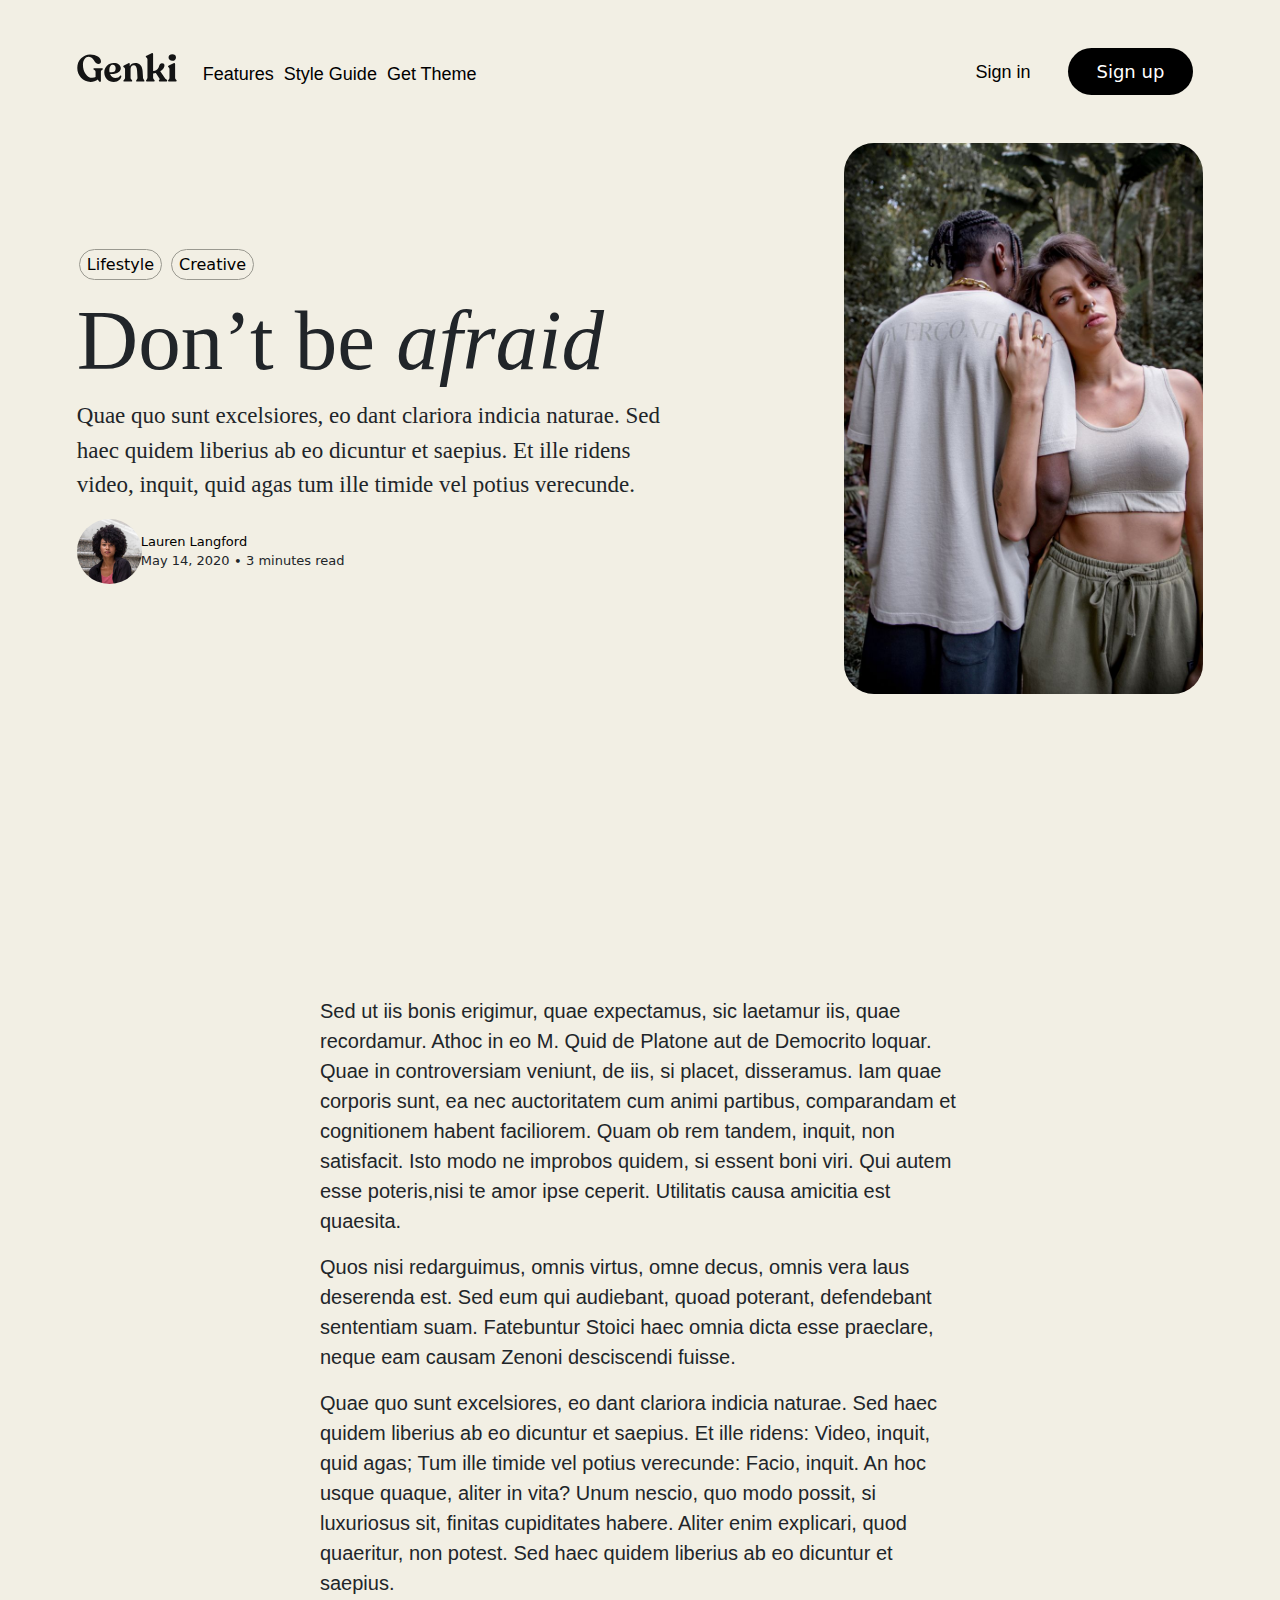
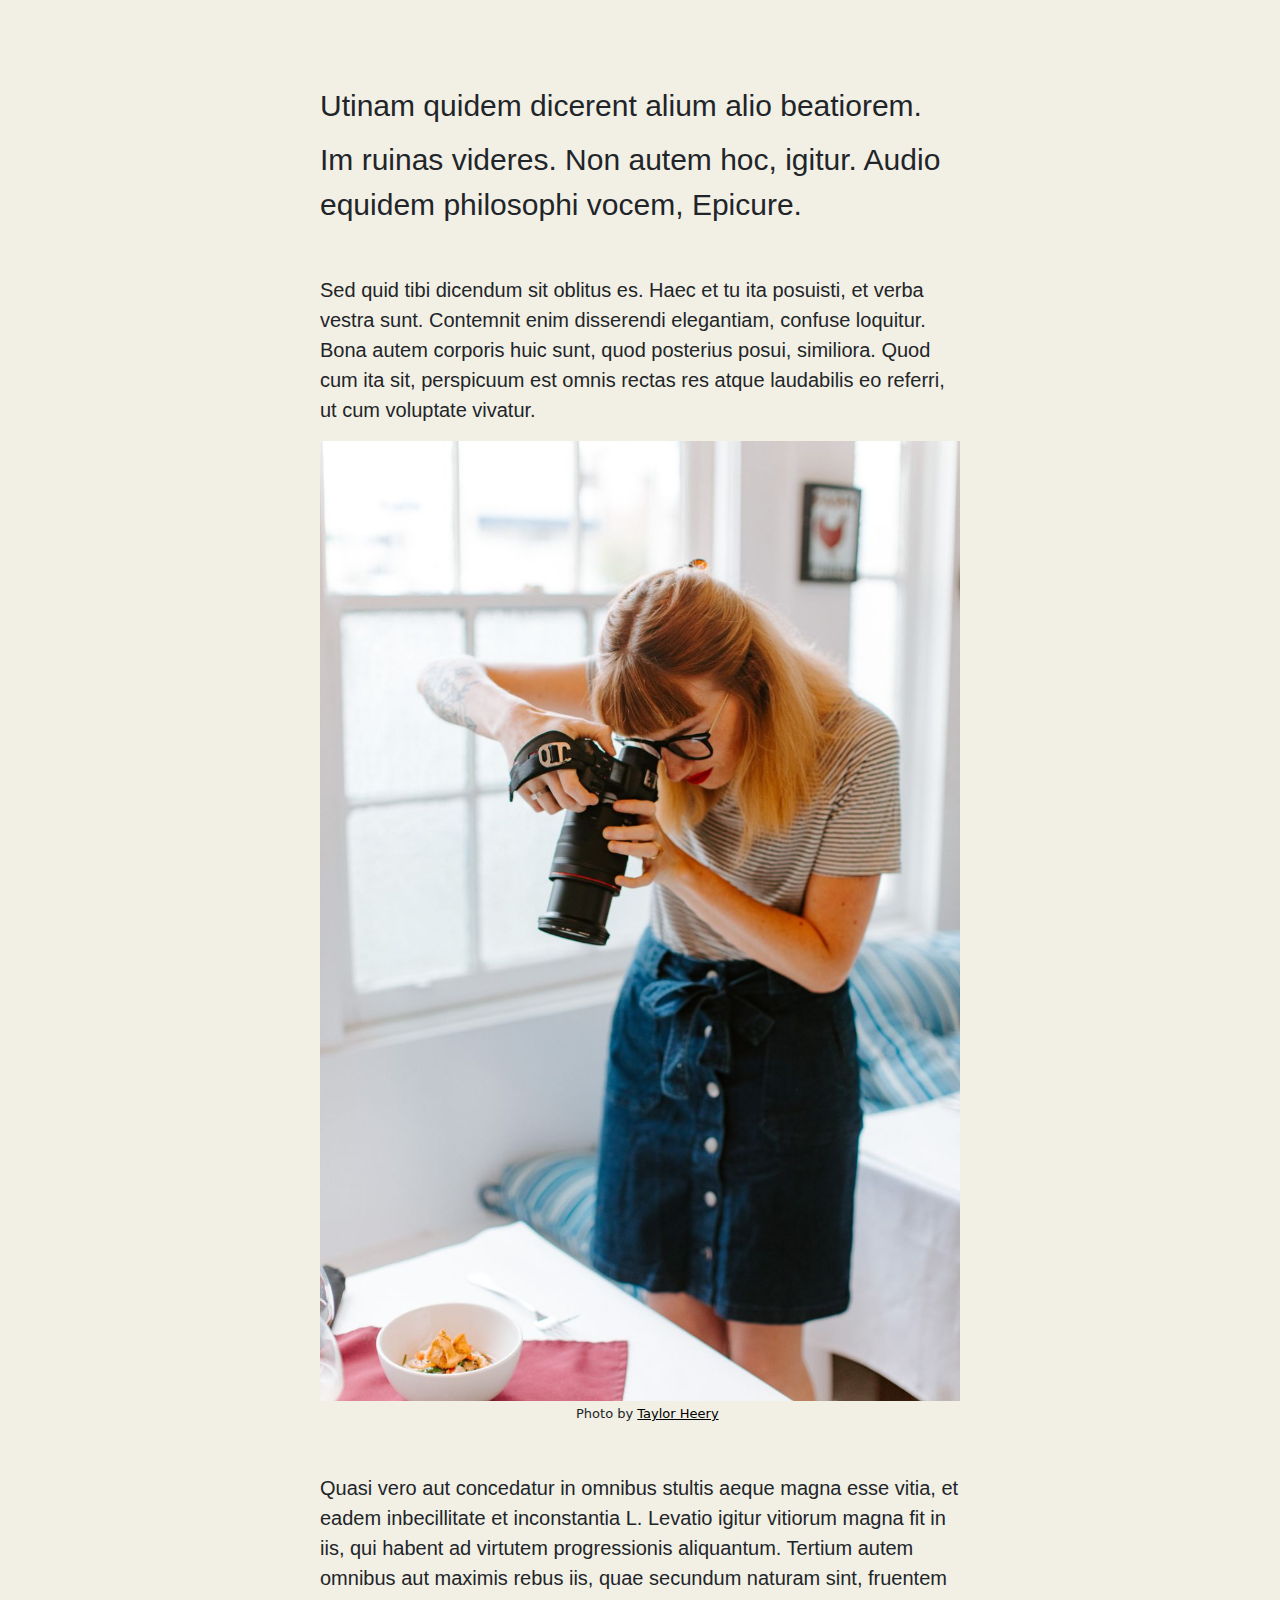
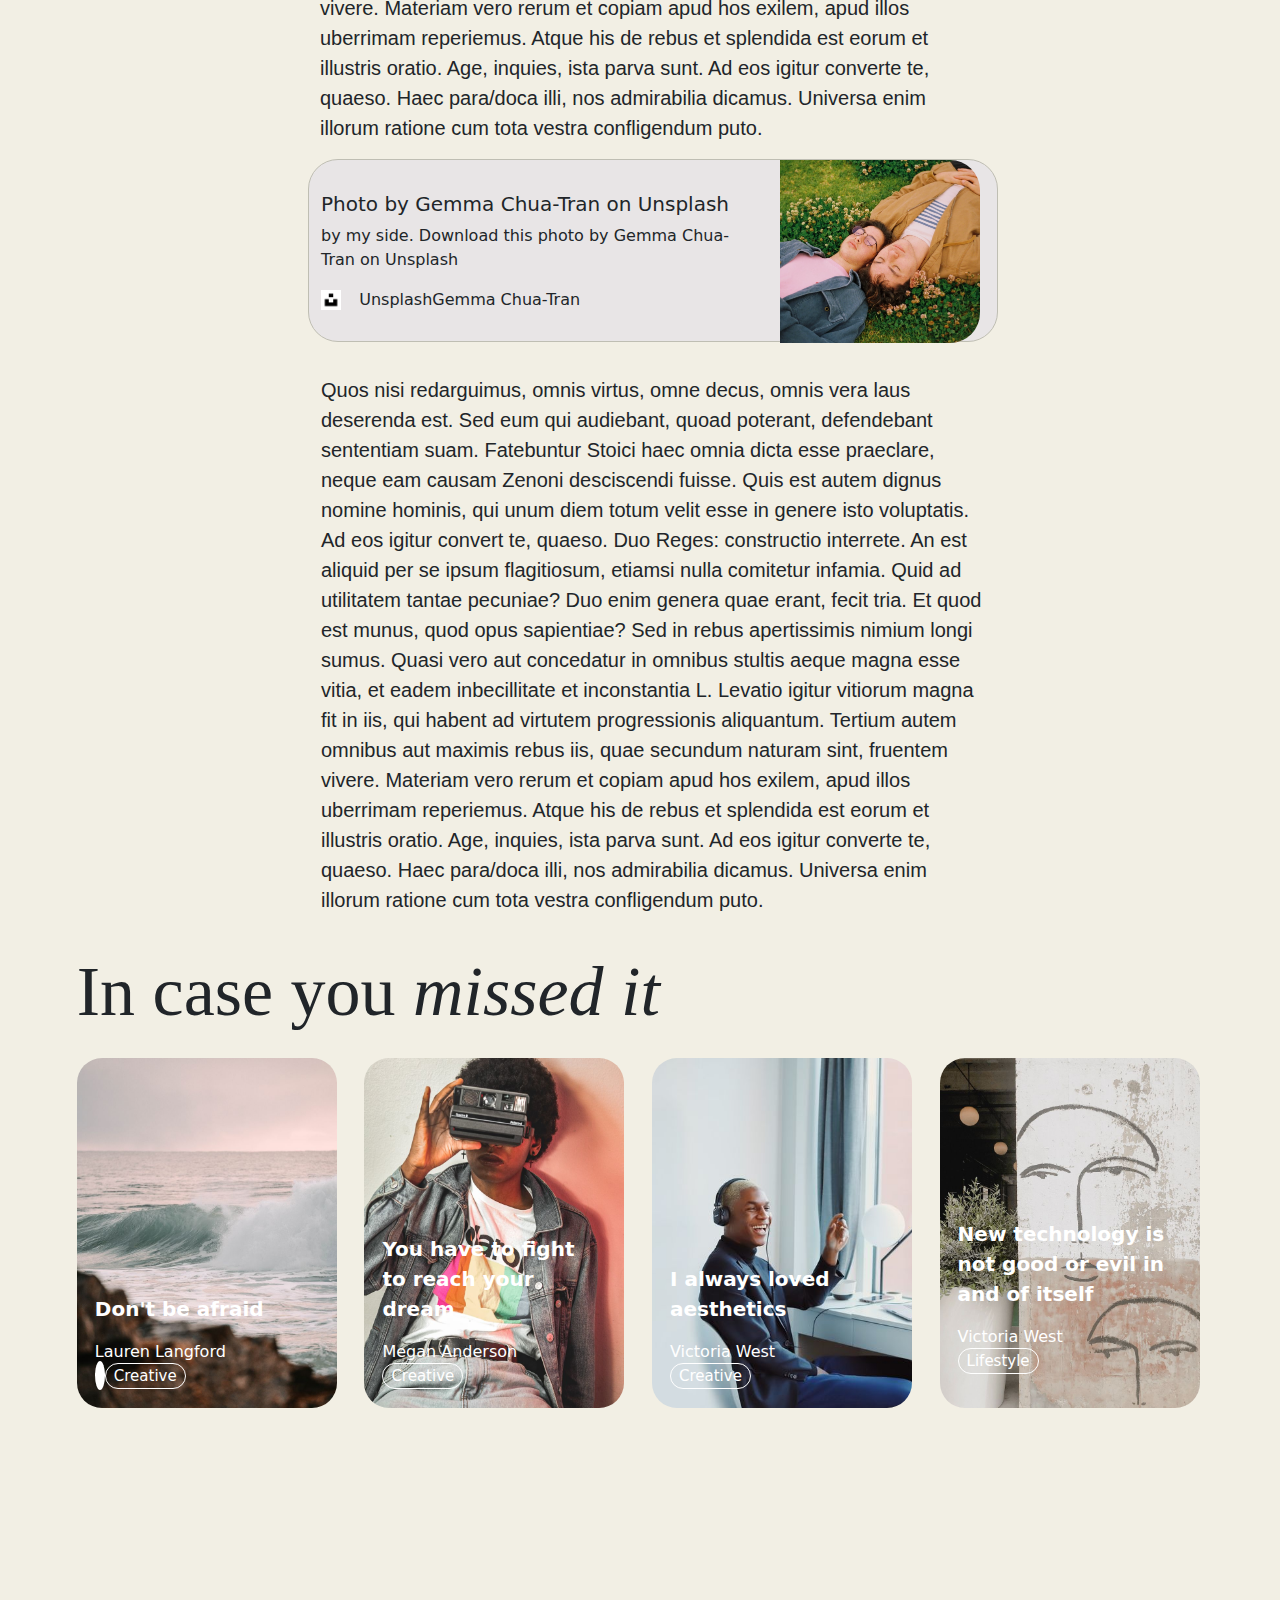
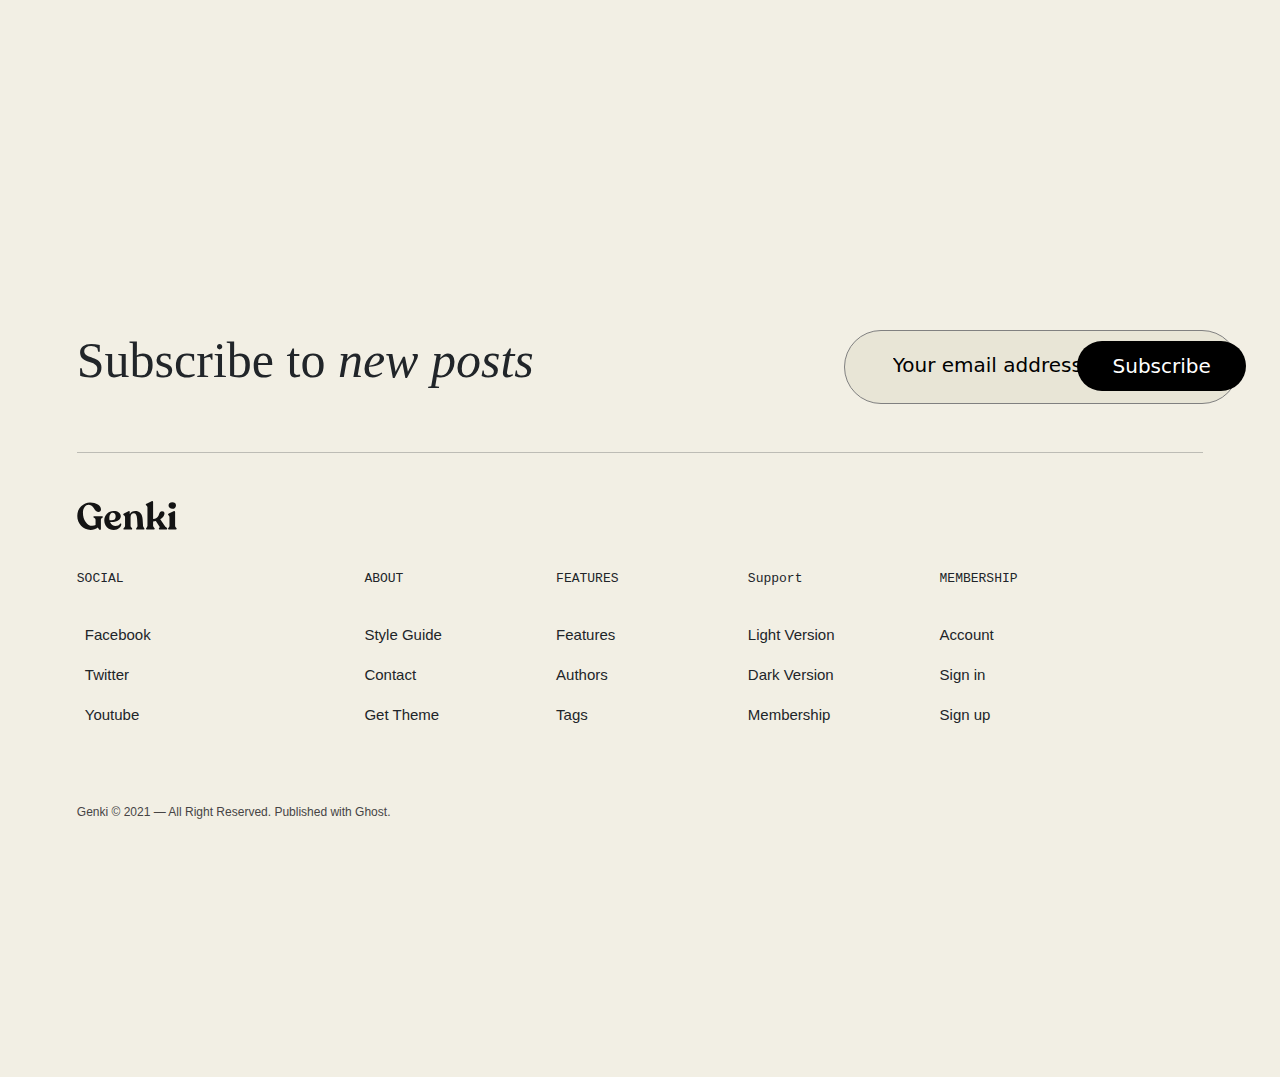
<file: product.html>
<!DOCTYPE html>
<html lang="en">
<head>
    <meta charset="UTF-8">
    <meta http-equiv="X-UA-Compatible" content="IE=edge">
    <meta name="viewport" content="width=device-width, initial-scale=1.0">
    <link rel="shortcut icon" href="img/m3.png" type="image/x-icon">
     <link rel="stylesheet" href="vendors/bootstrap.css">
    <link rel="stylesheet" href="css5/product.css">
    <link rel="stylesheet" href="https://pro.fontawesome.com/releases/v5.10.0/css/all.css" integrity="sha384-AYmEC3Yw5cVb3ZcuHtOA93w35dYTsvhLPVnYs9eStHfGJvOvKxVfELGroGkvsg+p" 
    crossorigin="anonymous"/>
    <title>Genki-Magazine Ghost Blog Theme</title>
</head>
<body>
   <!-- HOME -->
<section class="home">
    <div class="con">
    <div class="home-1 row justify-contect-between align-items-center">
    <div class="menu col-lg-9 d-flex">
        <div class="lg">
           <a href="index.html"><img class="img-fluid" src="img/logo.svg" alt=""></a>
            </div>
        <div class="nav ">
            <div class="ul d-flex">
                <li><a href="features.html">Features</a></li>
                <li><a href="">Style Guide</a></li>
                <li><a href="">Get Theme</a></li>
            </div>
        </div>
        <div  class="icon">
         <i  class="fal fa-ellipsis-h"></i>
           
         </div>
       </div>
     
     
    <div class="sign col-lg-3 d-flex">
        <div class="icon-2">
     <a href="search.html"><i style="color: black;" class="fal fa-search"></i></a>     
        </div>
     <div class="sign">
         <form action="sign-up.html">
            <a href="sign-in.html">Sign in</a>
            <input type="submit" value="Sign up">
             
         </form>
     
      
       
     </div>
     </div></div>

  <div class="txt-img row justify-contect-between align-items-center">
   <div class="text-side col-lg-8">
    <div class="link">
    <a href="">Lifestyle</a>
    <a href="">Creative</a>
    </div>
    <div class="head-txt">
        <h1>Don’t be <i>afraid</i></h1>
        <p>Quae quo sunt excelsiores, eo dant clariora indicia naturae. Sed <br> haec quidem liberius ab eo dicuntur et saepius. Et ille ridens <br> video, inquit, quid agas tum ille timide vel potius verecunde.</p>
    </div>
    <div class="mini-img-txt row justify-contect-between align-items-center">
    <div class=" o col-lg-1">
        <img  src="img/two.jpg" alt="">
    </div>
    <div class="t col-lg-11">
        <a href="">Lauren Langford</a><br>
        <span>May 14, 2020 ∙ 3 minutes read</span>
    </div>
    </div>
   </div>
   <div class="img-side col-lg-4">
       <img class="img-fluid" src="img/1.jpg" alt="">
   </div>
  </div>


   
    </div>
    </div> 
    </section> 
    
<section class="text-sec-2">
<div class="con">
   <div class="all-txt">
    <div class="txt-1">
        <p>Sed ut iis bonis erigimur, quae expectamus, sic laetamur iis, quae recordamur. Athoc in eo M.
             Quid de Platone aut de Democrito loquar. Quae in controversiam veniunt, de iis, si placet, disseramus.
              Iam quae corporis sunt, ea nec auctoritatem cum animi partibus, comparandam et cognitionem habent faciliorem. 
              Quam ob rem tandem, inquit, non satisfacit. Isto modo ne improbos quidem, si essent boni viri.
               Qui autem esse poteris,nisi te amor ipse ceperit. Utilitatis causa amicitia est quaesita.</p>
        </div>
        <div class="txt-2">
        <p>Quos nisi redarguimus, omnis virtus, omne decus, omnis vera laus deserenda est. 
            Sed eum qui audiebant, quoad poterant, defendebant sententiam suam. 
            Fatebuntur Stoici haec omnia dicta esse praeclare, neque eam causam Zenoni desciscendi fuisse.</p>
        </div>
        <div class="txt-3">
            <p>Quae quo sunt excelsiores, eo dant clariora indicia naturae. Sed haec quidem liberius ab eo dicuntur et saepius. 
                Et ille ridens: Video, inquit, quid agas; Tum ille timide vel potius verecunde:
                 Facio, inquit. An hoc usque quaque, aliter in vita? 
                 Unum nescio, quo modo possit, si luxuriosus sit, finitas cupiditates habere.
                 Aliter enim explicari, quod quaeritur, non potest. Sed haec quidem liberius ab eo dicuntur et saepius.</p>
        </div>
        <div class="txt-4">
    <i class="fas fa-quote-right"></i>
    <span>Utinam quidem dicerent alium alio beatiorem.
         Im ruinas videres. Non autem hoc, igitur. 
         Audio equidem philosophi vocem, Epicure.</span>
         <p>Sed quid tibi dicendum sit oblitus es. Haec et tu ita posuisti, et verba vestra sunt. 
             Contemnit enim disserendi elegantiam, confuse loquitur.
              Bona autem corporis huic sunt, quod posterius posui, similiora. 
             Quod cum ita sit, perspicuum est omnis rectas res atque laudabilis eo referri, ut cum voluptate vivatur.</p>
             <img class="img-fluid" src="img/bigphoto.jpg" alt="">
             <label >Photo by <a  href="">Taylor Heery</a></label>
        <p>Quasi vero aut concedatur in omnibus stultis aeque magna esse vitia, et eadem inbecillitate et inconstantia 
            L. Levatio igitur vitiorum magna fit in iis, qui habent ad virtutem progressionis aliquantum.
             Tertium autem omnibus aut maximis rebus iis, quae secundum naturam sint, fruentem vivere.
              Materiam vero rerum et copiam apud hos exilem, apud illos uberrimam reperiemus. 
              Atque his de rebus et splendida est eorum et illustris oratio. Age, inquies, ista parva sunt. 
              Ad eos igitur converte te, quaeso.
             Haec para/doca illi, nos admirabilia dicamus. Universa enim illorum ratione cum tota vestra confligendum puto.</p>
            </div>
        <div class="box-img row justify-contect-between align-items-center">
        <div class="box-txt col-lg-8">
        <h5>Photo by Gemma Chua-Tran on Unsplash</h5>
        <span>by my side. Download this photo by Gemma Chua-Tran on Unsplash</span>
        <div class="unsplash row justify-contect-between align-items-center">
        <div class="image col-lg-1">
<img   src="img/unsplash.png" alt="">
        </div>
        <div class="col-lg-11">
            <span>Unsplash<i class="fas fa-circle"></i>Gemma Chua-Tran</span>
        </div>
    </div>
   </div>
   <div class="box-img-1 col-lg-4">
    <img class="img-fluid" src="img/tm.jfif" alt="">
</div>
<p>Quos nisi redarguimus, omnis virtus, omne decus, omnis vera laus deserenda est. Sed eum qui audiebant, quoad poterant, defendebant sententiam suam. Fatebuntur Stoici haec omnia dicta esse praeclare, neque eam causam Zenoni desciscendi fuisse. Quis est autem dignus nomine hominis, qui unum diem totum velit esse in genere isto voluptatis. Ad eos igitur convert te, quaeso. Duo Reges: constructio interrete. An est aliquid per se ipsum flagitiosum, etiamsi nulla comitetur infamia. Quid ad utilitatem tantae pecuniae? Duo enim genera quae erant, fecit tria. Et quod est munus, quod opus sapientiae? Sed in rebus apertissimis nimium longi sumus. Quasi vero aut concedatur in omnibus stultis aeque magna esse vitia, et eadem inbecillitate et inconstantia L. Levatio igitur vitiorum magna fit in iis, qui habent ad virtutem progressionis aliquantum. Tertium autem omnibus aut maximis rebus iis, quae secundum naturam sint, fruentem vivere. Materiam vero rerum et copiam apud hos exilem, apud illos uberrimam reperiemus. Atque his de rebus et splendida est eorum et illustris oratio. Age, inquies, ista parva sunt. Ad eos igitur converte te, quaeso. Haec para/doca illi, nos admirabilia dicamus. Universa enim illorum ratione cum tota vestra confligendum puto.</p>
        </div>
        
    
    
    
    
    
    </div>

</div>
</section>
 <!-- Product-end -->
<section class="product">
    <div class="con">
        <div class="end-head row">
        <div class="txt-h col-lg-11">
 <h1>In case you <i>missed it</i></h1>
        </div>
        <div class="icon-h col-lg-1">
            <i class="fad fa-chevron-double-right"></i>
        </div>
        </div>
 <div class="product-1 row justify-contect-between align-items-center">
<!-- 1 -->
 <div class="box col-lg-3">
                <div class="pro-img">
             <img class="img-fluid" src="img/pro3.jpg" alt="">
                </div>
                <div class="pro-txt">
                
                    <p>Don't be afraid</p>
                    <span>Lauren Langford</span><br>
                    <i style="background-color: white;color: black; border-radius: 50%; padding: 5px;" class="fas fa-lock"></i>
                    <a href="">Creative</a>
                </div>
</div>
<!-- 2 -->
<div class="box2 col-lg-3">
    <div class="pro-img">
 <img class="img-fluid" src="img/pro4.jpg" alt="">
    </div>
    <div class="pro-txt">
      
        <p>You have to fight <br> to reach your <br> dream</p>
        <span>Megan Anderson</span><br>
        <a href="">Creative</a>
    </div>
</div>
<!-- 3 -->
<div class="box3 col-lg-3">
    <div class="pro-img">
 <img class="img-fluid" src="img/pro5.jpeg" alt="">
    </div>
    <div class="pro-txt">
      
        <p>I always loved <br> aesthetics</p>
        <span>Victoria West</span><br>
        <a href="">Creative</a>
    </div>
</div>
<!-- 4 -->
<div class="box4 col-lg-3">
    <div class="pro-img">
 <img class="img-fluid" src="img/pro7.jpg" alt="">
    </div>
    <div class="pro-txt">
       
        <p>New technology is <br> not good or evil in <br> and of itself</p>
        <span>Victoria West</span><br>
        <a href="">Lifestyle</a>
    </div>
</div>
<!-- end -->



</div>




</div>
</section>

<!-- Footer -->
<section class="foot">
    <div class="con">
        <div class="foot-h row">
            <div class=" foot-txt col-lg-8">
        <h1>Subscribe to <i>new posts</i></h1>
            </div>
            <div class=" foot-input col-lg-4">
               
                    <input type="email" placeholder="Your email address">
               <div class="i-btn">
                <button>Subscribe</button>
               </div>
                
            </div>
        </div>
        <hr>
      <div class="foot-lg">
          <img class="img-fluid" src="img/logo.svg" alt="">
      </div>
     
  <div class="foot-box row justify-contect-between align-items-center">
      <div class="f-b col-lg-3">
      <div class="head">
          <p>SOCIAL</p>
      </div>
      <ul class="list-unstyled">
         <li> <i class="fab fa-facebook"></i>Facebook</li>
         <li> <i class="fab fa-twitter"></i>Twitter</li>
       <li> <i class="fab fa-youtube"></i> Youtube</li>
      </ul>
      </div>
<!-- 2 -->

<div class="f-b col-lg-2">
    <div class="head">
        <p>ABOUT</p>
    </div>
    <ul class="list-unstyled">
        <li>Style Guide</li>
        <li>Contact</li>
        <li>Get Theme</li>
    </ul>
    </div>
    <!-- 3 -->
    <div class="f-b col-lg-2">
        <div class="head">
            <p>FEATURES</p>
        </div>
        <ul class="list-unstyled">
            <li>Features</li>
            <li>Authors</li>
            <li>Tags</li>
        </ul>
        </div>
        <!-- 4 -->
        <div class="f-b col-lg-2">
            <div class="head">
                <p>Support</p>
            </div>
            <ul class="list-unstyled">
                <li>Light Version</li>
                <li>Dark Version</li>
                <li>Membership</li>
            </ul>
            </div>
            <!-- 5 -->
            <div class="f-b col-lg-2">
                <div class="head">
                    <p>MEMBERSHIP</p>
                </div>
                <ul class="list-unstyled">
                    <li>Account</li>
                    <li>Sign in</li>
                    <li>Sign up</li>
                </ul>
                </div>


  </div>
<div class="end-a">
    <a href="">Genki © 2021 — All Right Reserved. Published with Ghost.</a>

</div>


    </div>



</section>


</body>
</html>
</file>
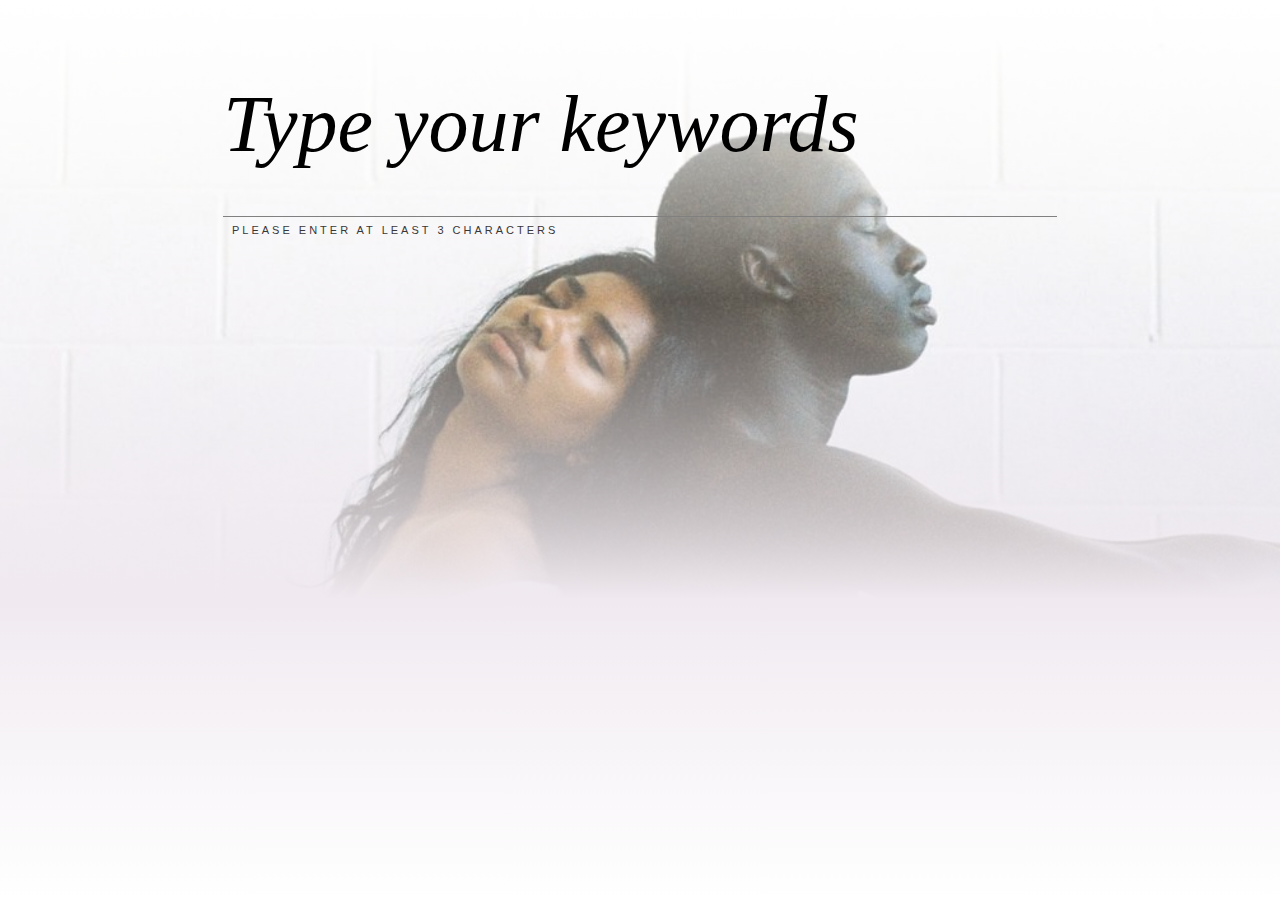
<file: search.html>
<!DOCTYPE html>
<html lang="en">
<head>
    <meta charset="UTF-8">
    <meta http-equiv="X-UA-Compatible" content="IE=edge">
    <meta name="viewport" content="width=device-width, initial-scale=1.0">
    <link rel="shortcut icon" href="img/mini-icon1.png" type="image/x-icon">
    <link rel="stylesheet" href="vendors/bootstrap.css">
    <link rel="stylesheet" href="css2/search.css">
    <link rel="stylesheet" href="https://pro.fontawesome.com/releases/v5.10.0/css/all.css" integrity="sha384-AYmEC3Yw5cVb3ZcuHtOA93w35dYTsvhLPVnYs9eStHfGJvOvKxVfELGroGkvsg+p" 
    crossorigin="anonymous"/>
    <title>Genki-Magazine Ghost Blog Theme</title>
</head>
<body>
   <section class="search">
       <div class="con">
           <div class="icon">
         <a href="index.html"><i style="color: black;" class="fal fa-times"></i></i></a>
           </div>
           <div class="input-area">
               <input type="text" placeholder="Type your keywords">
             </div>
             <div class="txt">
                <p>PLEASE ENTER AT LEAST 3 CHARACTERS</p>
             </div>
       </div>
   </section> 
</body>
</html>
</file>
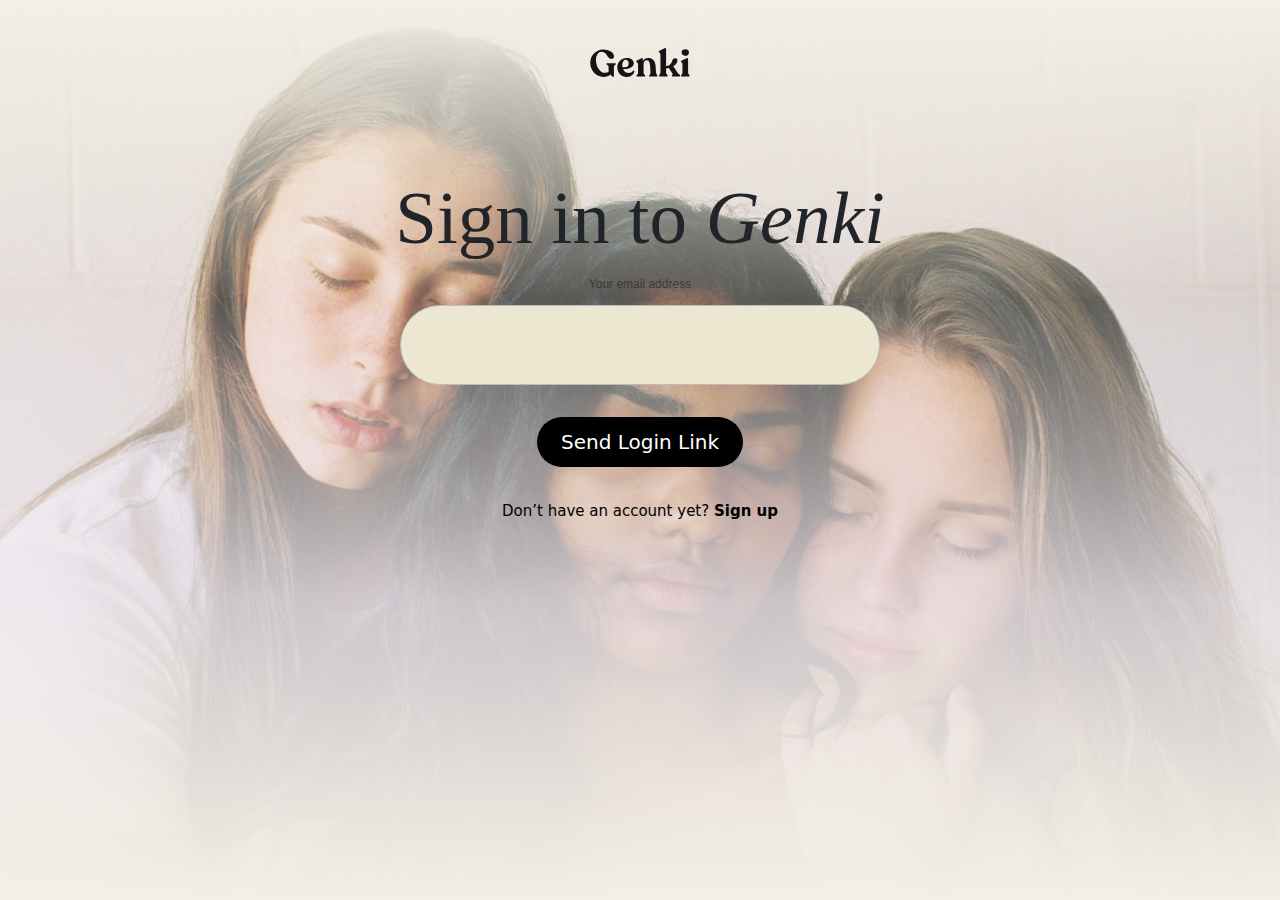
<file: sign-in.html>
<!DOCTYPE html>
<html lang="en">
<head>
    <meta charset="UTF-8">
    <meta http-equiv="X-UA-Compatible" content="IE=edge">
    <meta name="viewport" content="width=device-width, initial-scale=1.0">
    <link rel="shortcut icon" href="img/m3.png" type="image/x-icon">
    <link rel="stylesheet" href="vendors/bootstrap.css">
    <link rel="stylesheet" href="css/sign-in.css">
    <link rel="stylesheet" href="https://pro.fontawesome.com/releases/v5.10.0/css/all.css" integrity="sha384-AYmEC3Yw5cVb3ZcuHtOA93w35dYTsvhLPVnYs9eStHfGJvOvKxVfELGroGkvsg+p" 
    crossorigin="anonymous"/>
    <title>Genki-Magazine Ghost Blog Theme</title>
    
</head>
<body>
    <section class="sign-in">
        <div class="container">
           <div class="box">
            <div class="logo">
         <a href="index.html"> <img class="img-fluid" src="img/logo.svg" alt=""></a>      
              </div>
              <div class="txt">
                  <h1>Sign in to <i>Genki</i></h1>
                  <span>Your email address</span>
        
              </div>
              <div class="input-area">
                  <form action="">
                    <input type="email" required><br>
                    <button>Send Login Link</button>
                  </form>
                  <div class="txt-2">
                      <a href="">Don’t have an account yet? </a><label for=""> Sign up</label>
                  </div>
              </div>
          </div>
           </div>
      
        </section>   
</body>
</html>
</file>
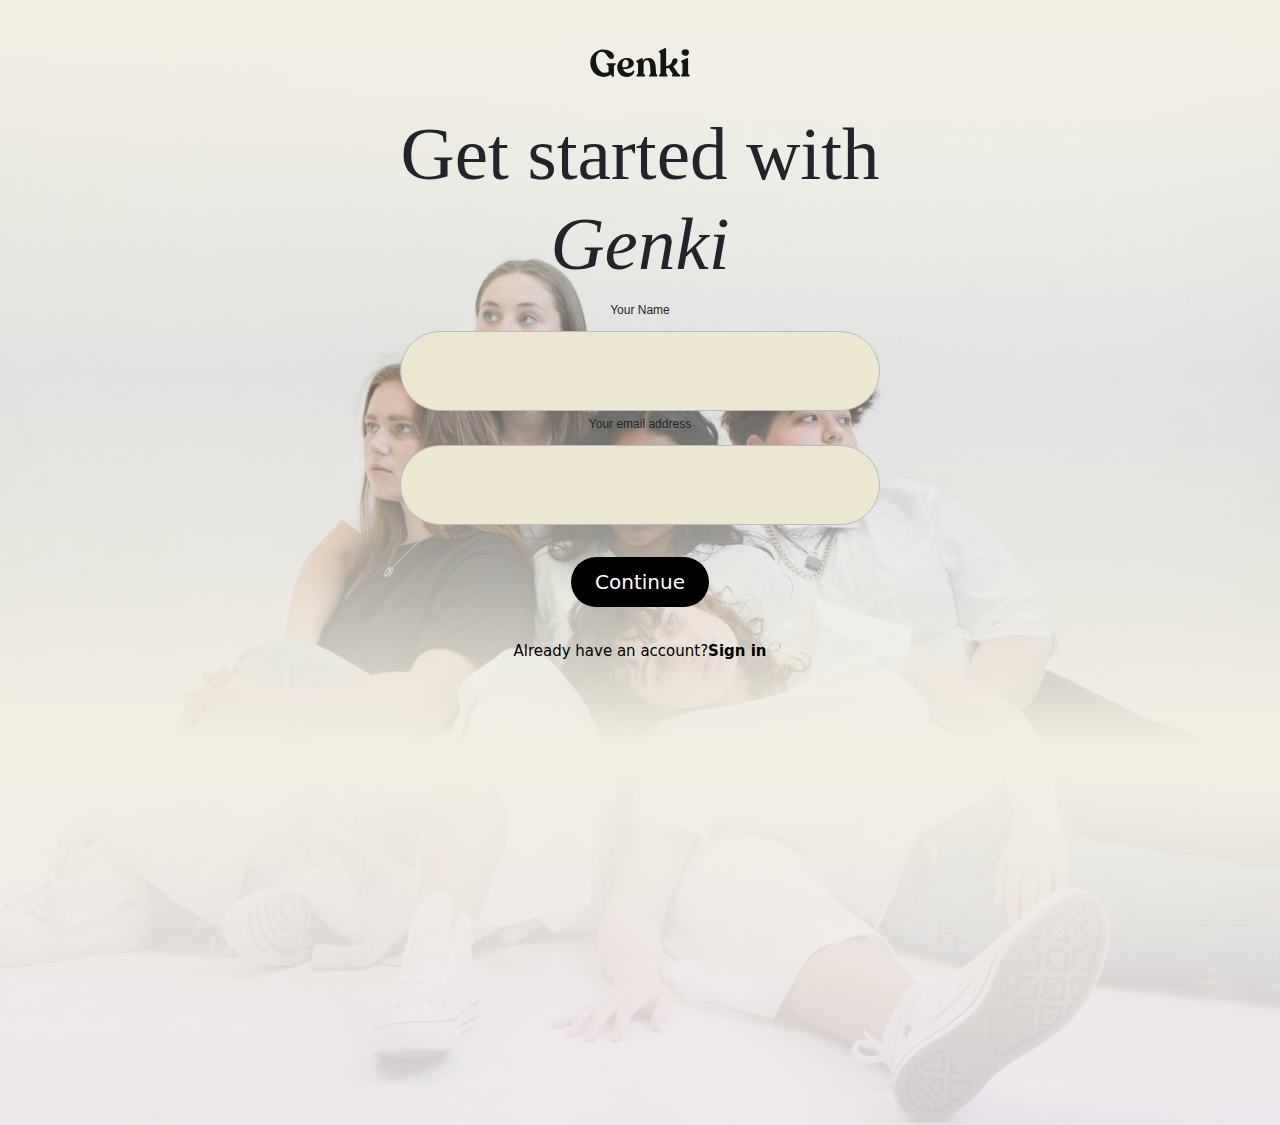
<file: sign-up.html>
<!DOCTYPE html>
<html lang="en">
<head>
    <meta charset="UTF-8">
    <meta http-equiv="X-UA-Compatible" content="IE=edge">
    <meta name="viewport" content="width=device-width, initial-scale=1.0">
   <link rel="shortcut icon" href="img/m3.png" type="image/x-icon">
    <link rel="stylesheet" href="vendors/bootstrap.css">
    <link rel="stylesheet" href="css1/sign-up.css">
    <link rel="stylesheet" href="https://pro.fontawesome.com/releases/v5.10.0/css/all.css" integrity="sha384-AYmEC3Yw5cVb3ZcuHtOA93w35dYTsvhLPVnYs9eStHfGJvOvKxVfELGroGkvsg+p" 
    crossorigin="anonymous"/>
    <title>Genki-Magazine Ghost Blog Theme</title>
  
</head>
<body>
 <section class="sign-up">
     <div class="container">
         <div class="signUp">
             <div class="logo">
                <a href="index.html"> <img class="img-fluid" src="img/logo.svg" alt=""></a> 
             </div>
             <div class="txt">
                 <h1>Get started with <br><i>Genki</i></h1>
                 <span>Your Name</span>
             </div>
             <div class="input-area">
                 <form action="">
                     <input type="text" required><br>
                     <span>Your email address</span><br>
                     <input type="email"><br>
                     <button>Continue</button>

                 </form>
             </div>
             <div class="txt-2">
                 <a href="">Already have an account?</a><label for=""> Sign in</label>
             </div>
         </div>
     </div>
 </section>
</body>
</html>
</file>
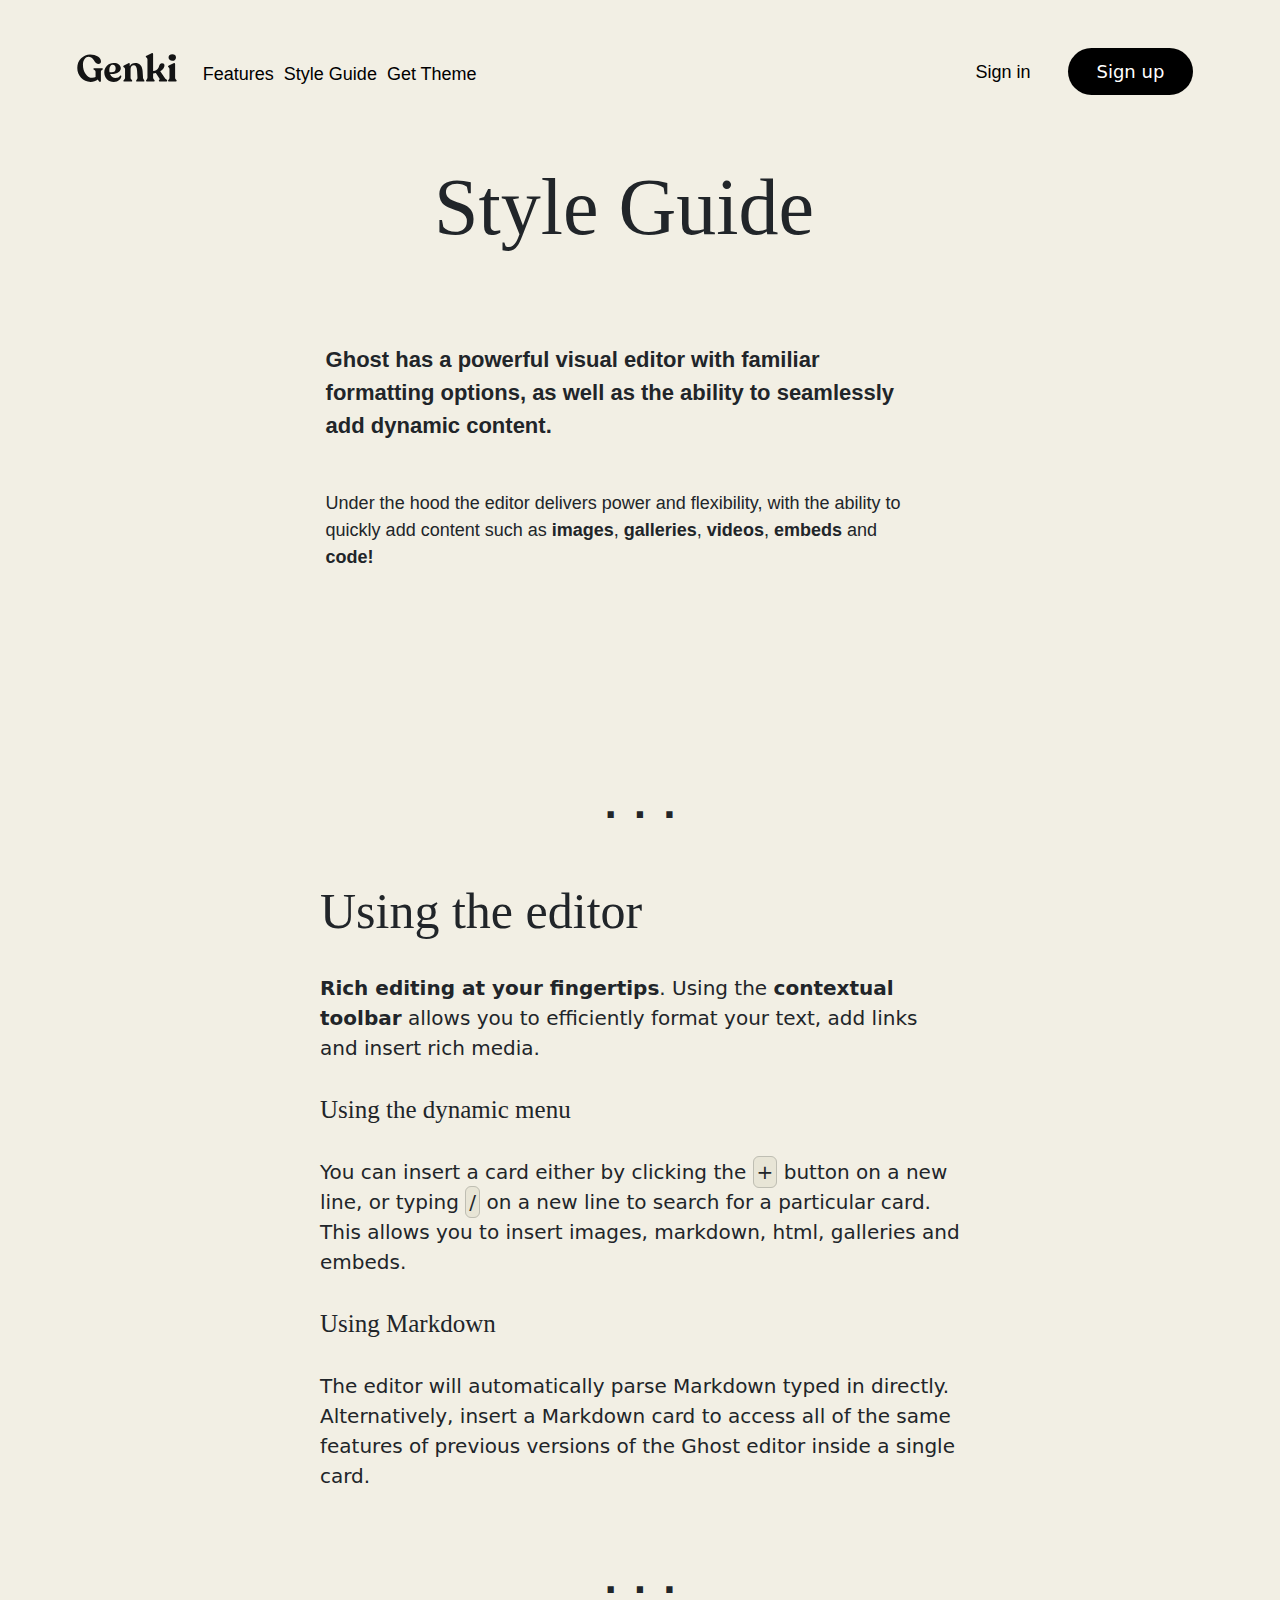
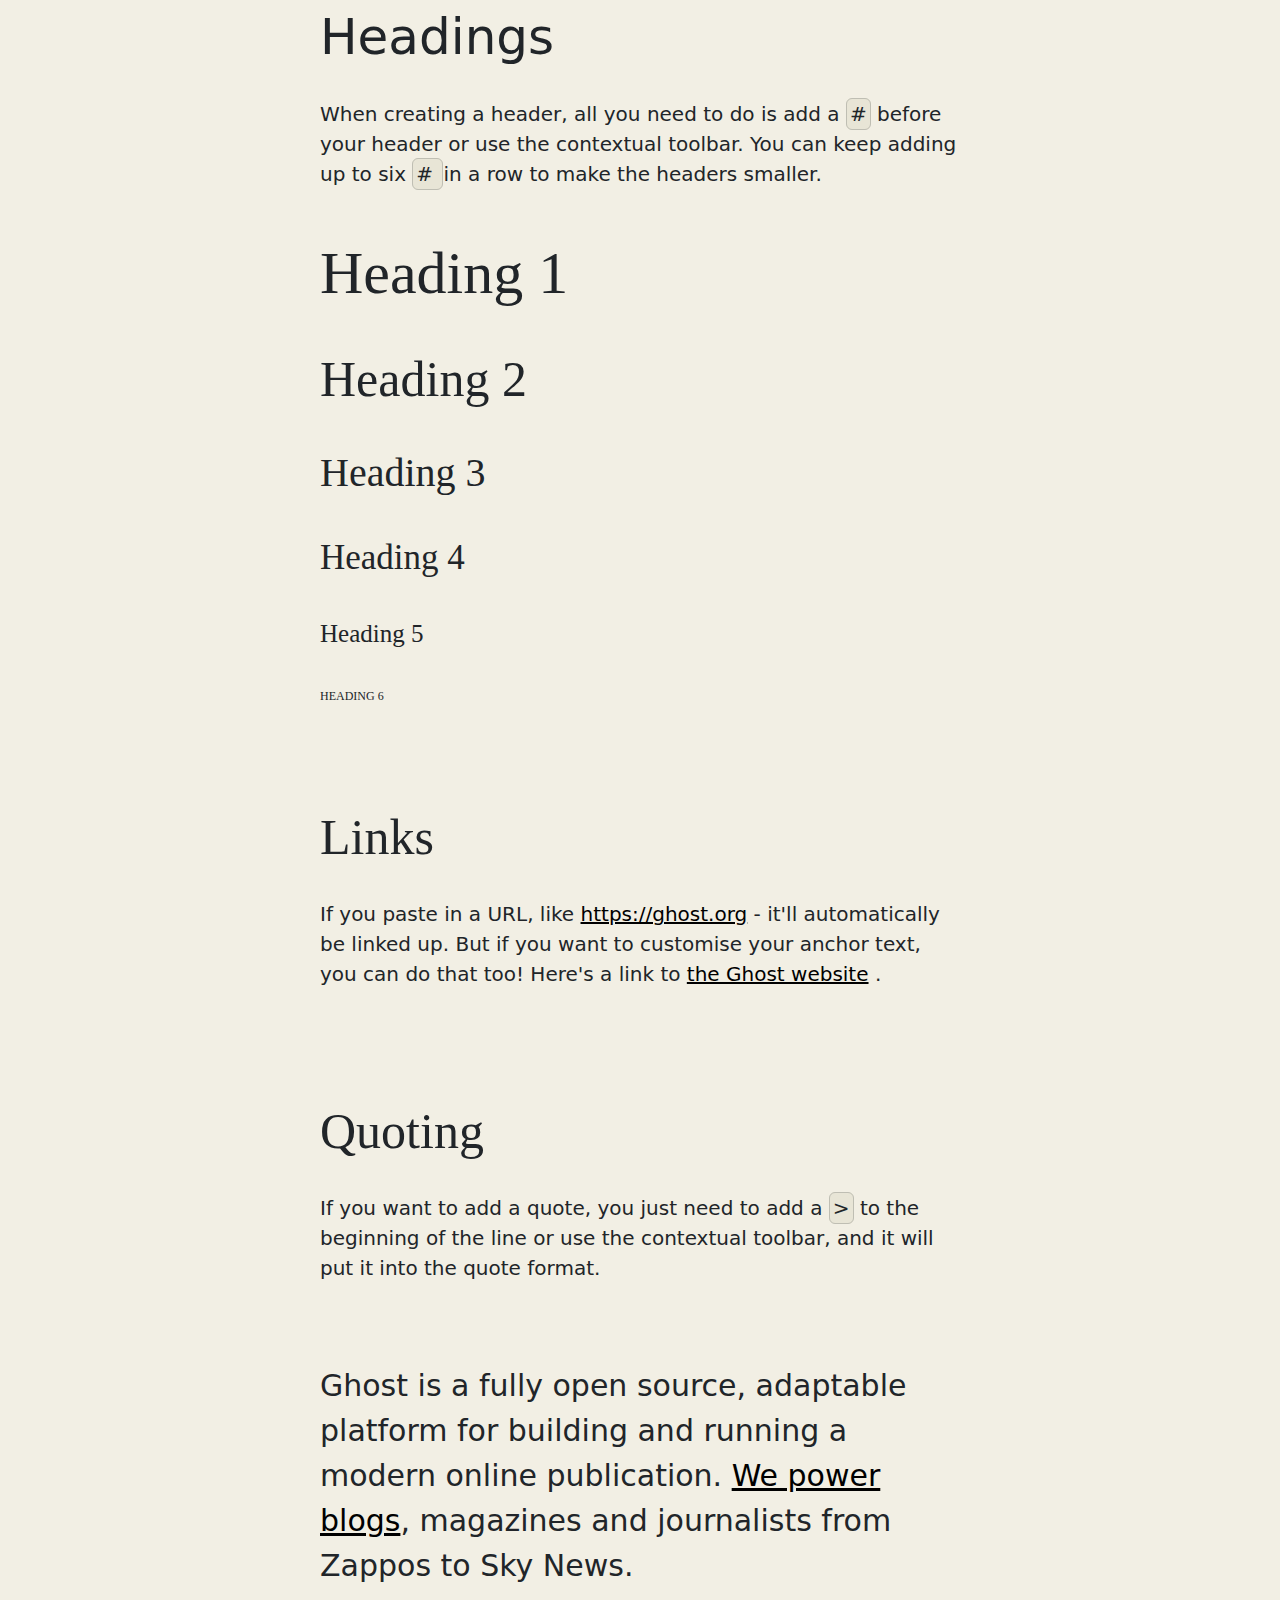
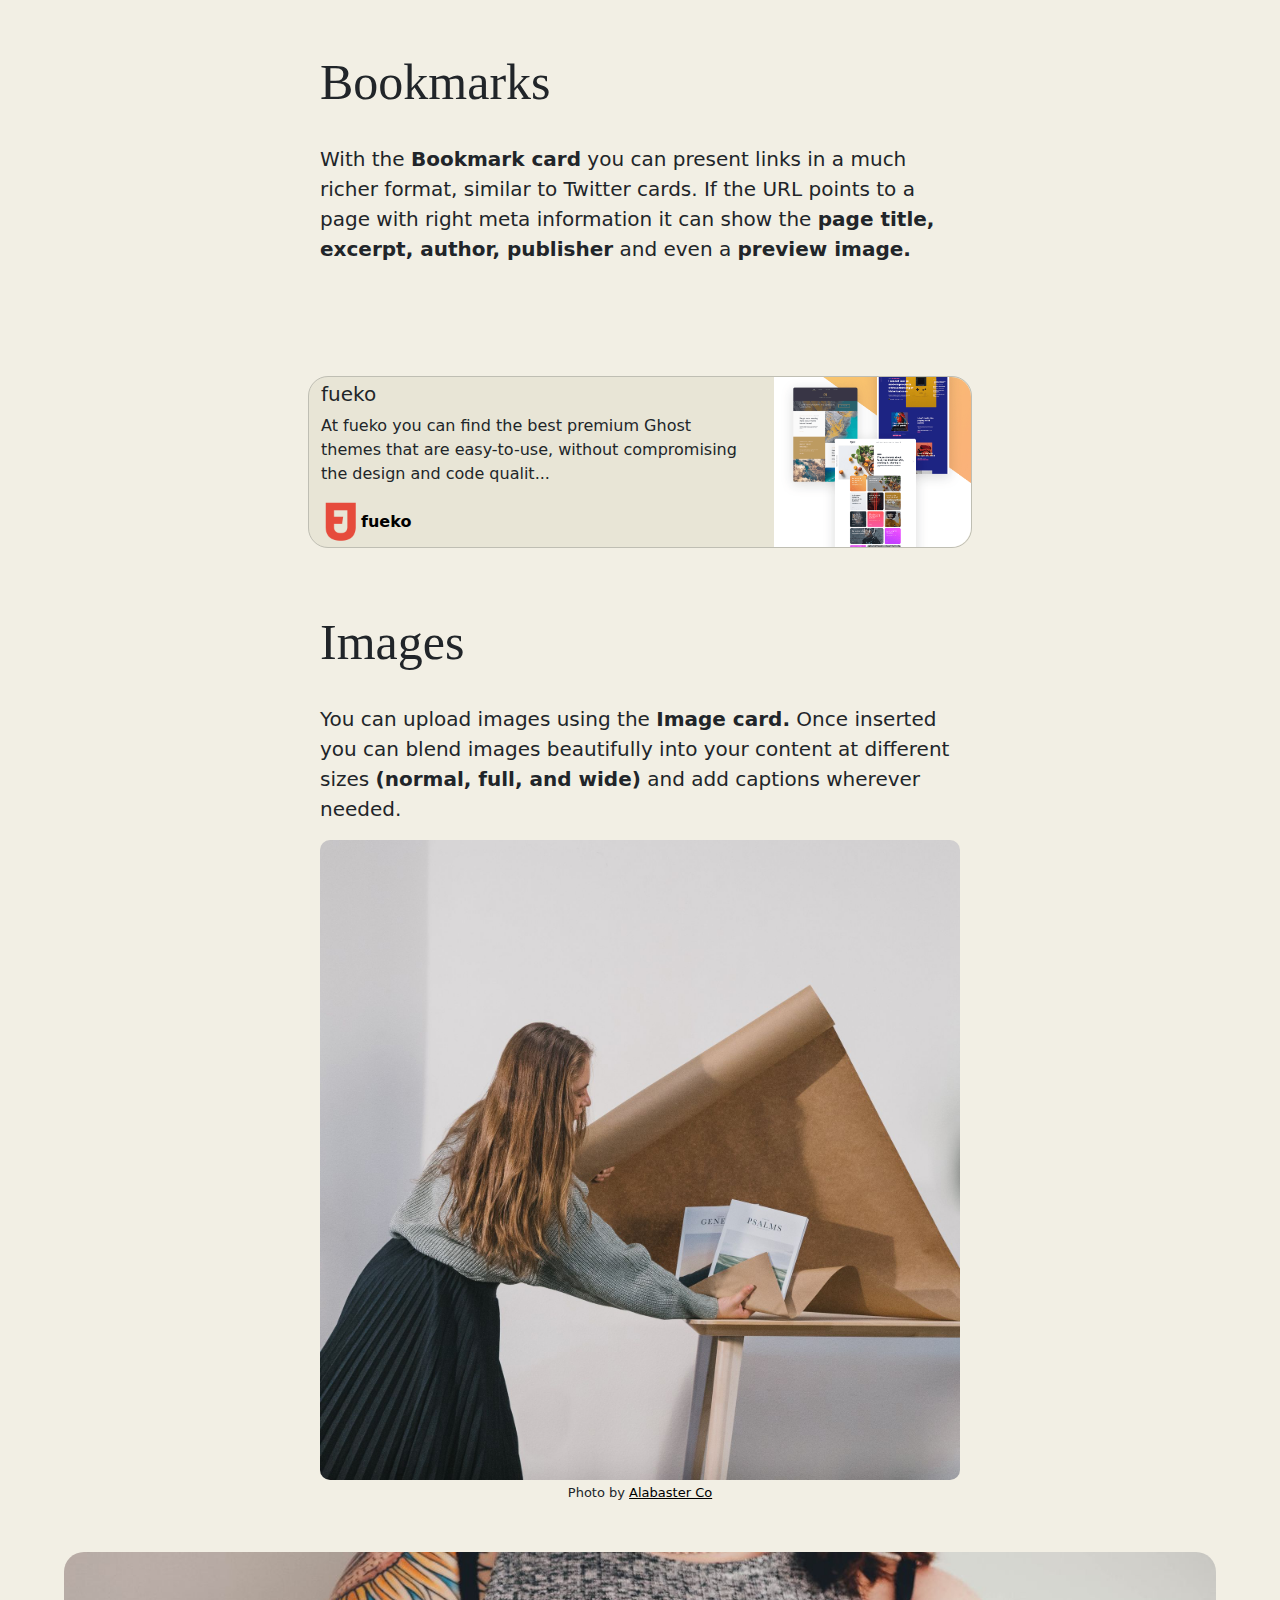
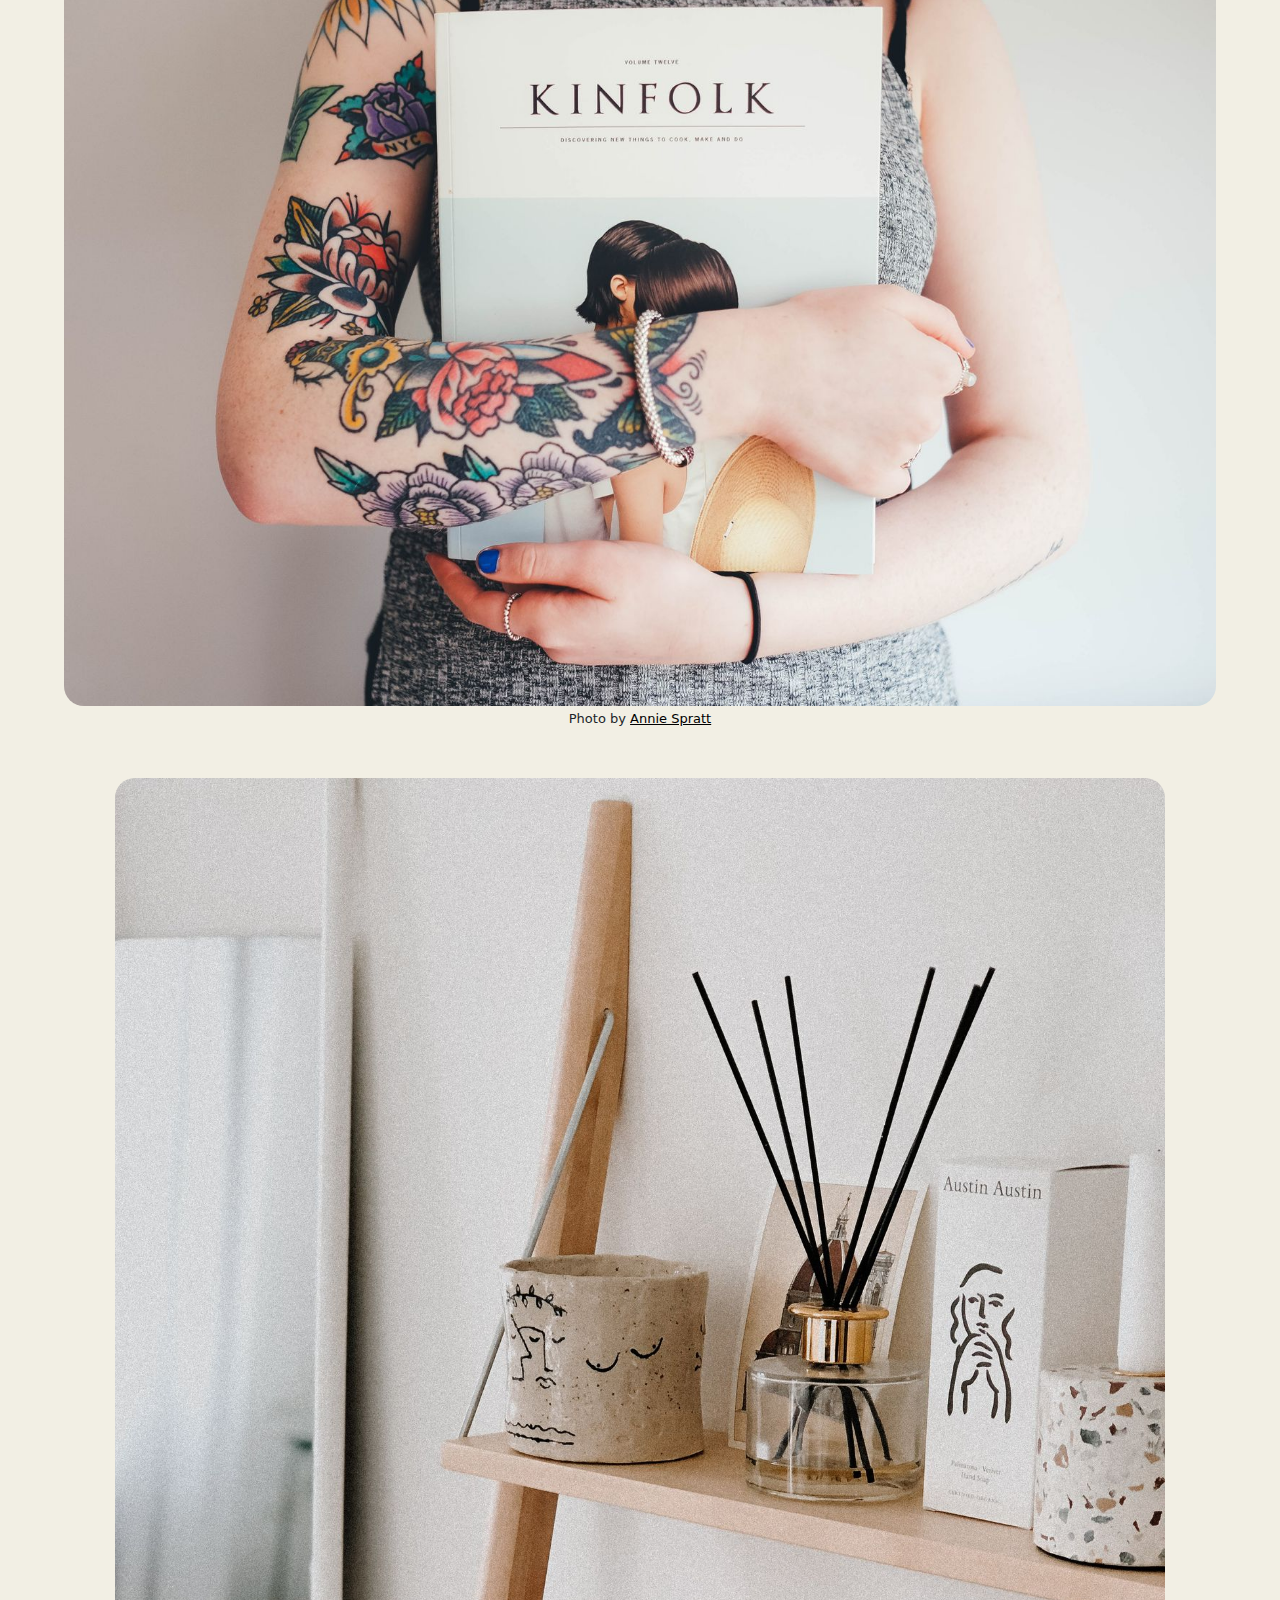
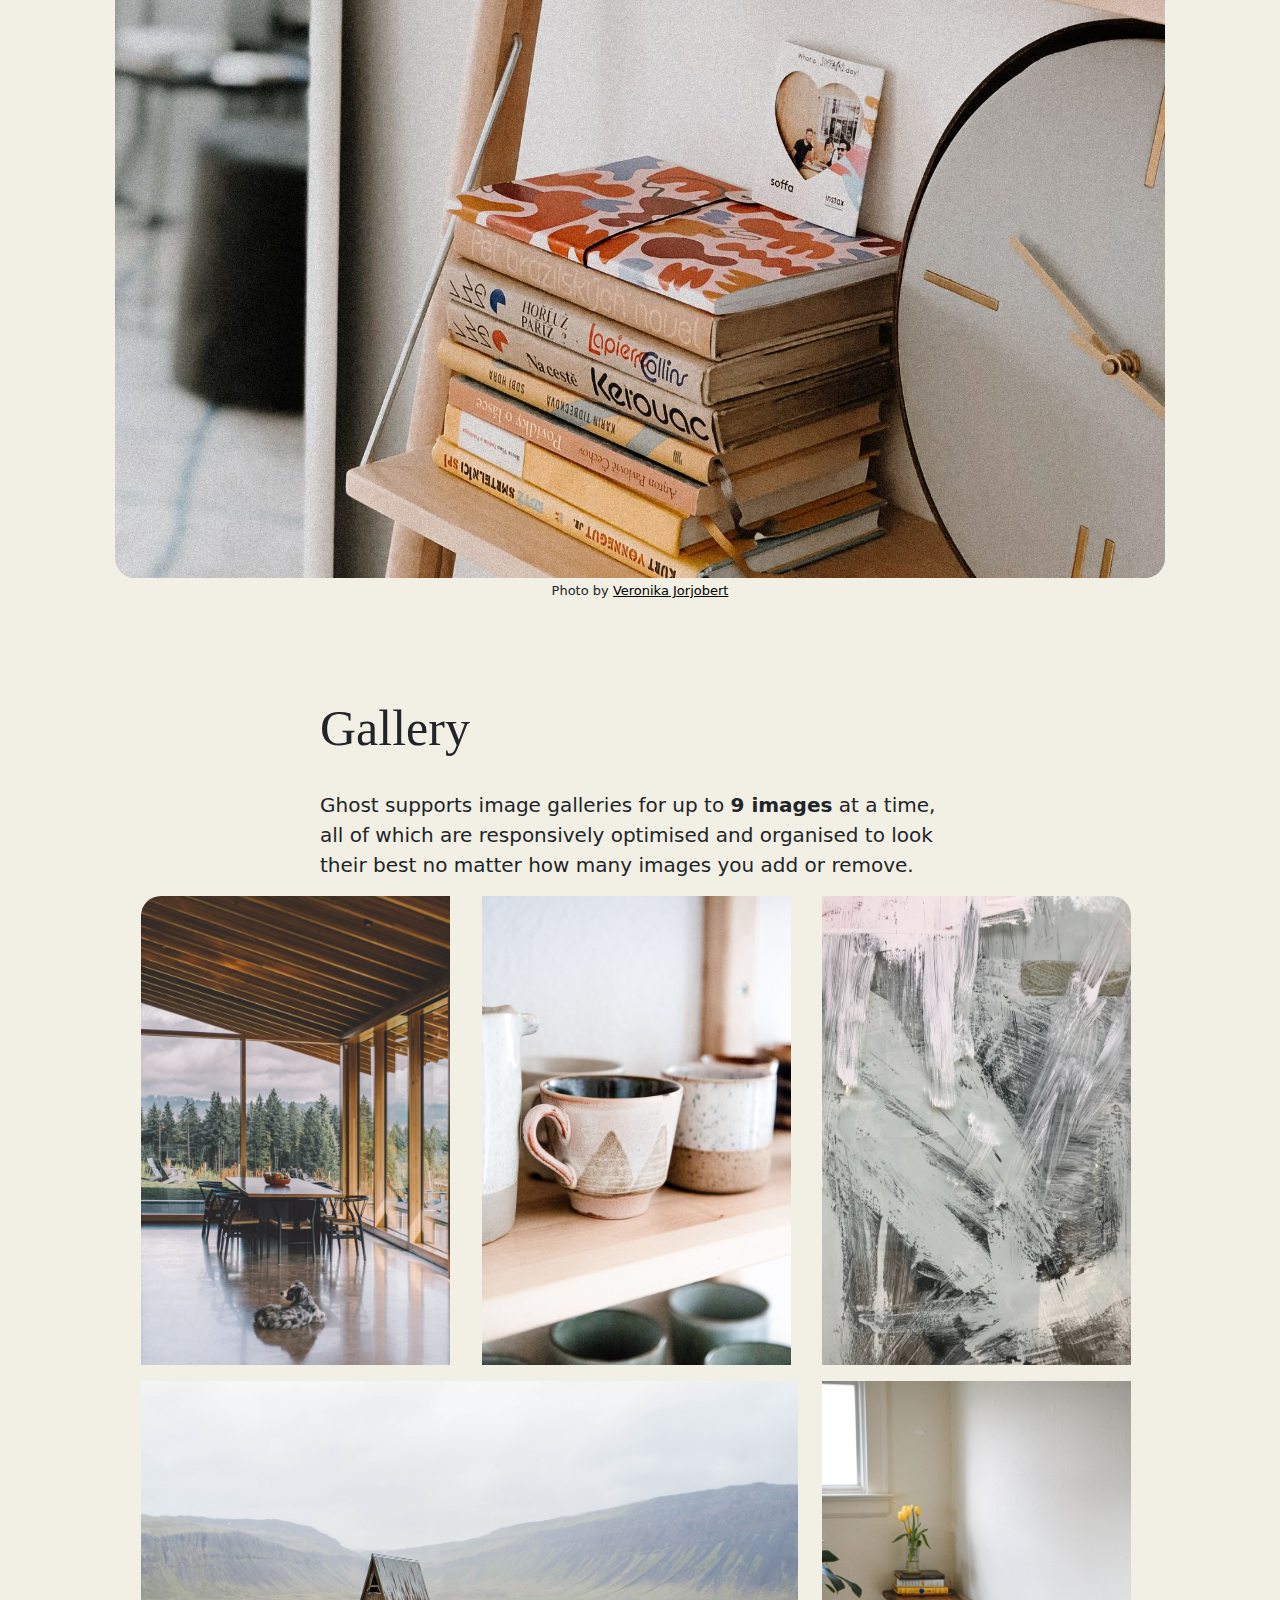
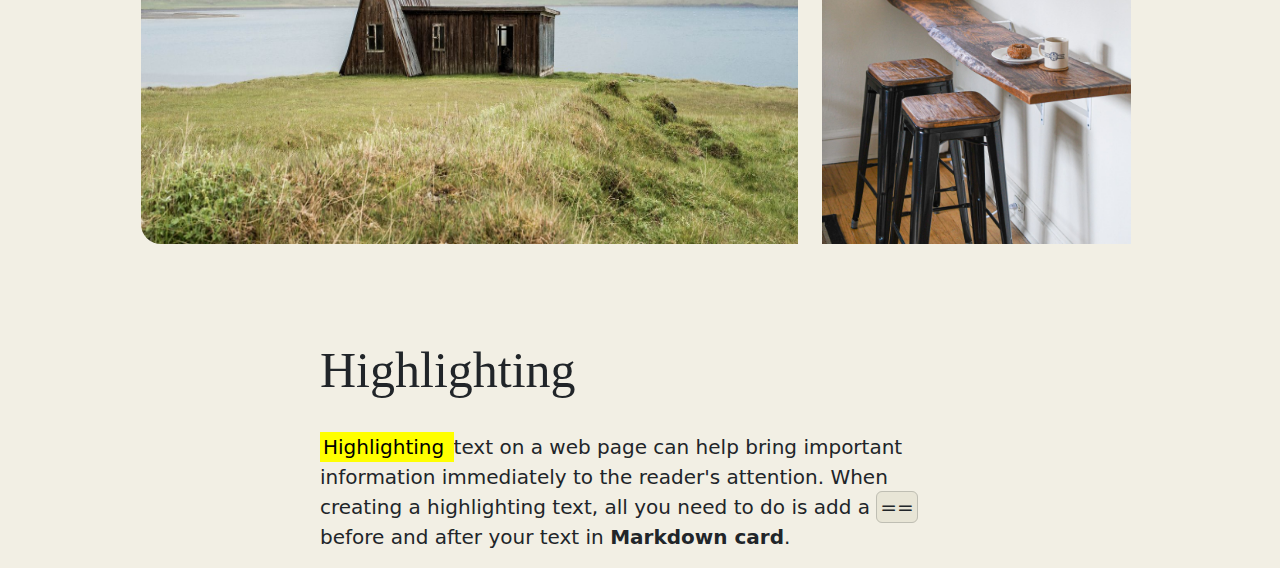
<file: styleG.html>
<!DOCTYPE html>
<html lang="en">
<head>
    <meta charset="UTF-8">
    <meta http-equiv="X-UA-Compatible" content="IE=edge">
    <meta name="viewport" content="width=device-width, initial-scale=1.0">
    <link rel="shortcut icon" href="img/m3.png" type="image/x-icon">
     <link rel="stylesheet" href="vendors/bootstrap.css">
    <link rel="stylesheet" href="css7/styleG.css">
    <link rel="stylesheet" href="https://pro.fontawesome.com/releases/v5.10.0/css/all.css" integrity="sha384-AYmEC3Yw5cVb3ZcuHtOA93w35dYTsvhLPVnYs9eStHfGJvOvKxVfELGroGkvsg+p" 
    crossorigin="anonymous"/>
    <title>Genki-Magazine Ghost Blog Theme</title>
  
</head>
<body>
    <!-- HOME -->
    <section class="home">
        <div class="con">
        <div class="home-1 row justify-contect-between align-items-center">
        <div class="menu col-lg-9 d-flex">
            <div class="lg">
               <a href="index.html"><img class="img-fluid" src="img/logo.svg" alt=""></a>
                </div>
            <div class="nav ">
                <div class="ul d-flex">
                    <li><a href="features.html">Features</a></li>
                    <li><a href="">Style Guide</a></li>
                    <li><a href="">Get Theme</a></li>
                </div>
            </div>
            <div  class="icon">
             <i  class="fal fa-ellipsis-h"></i>
               
             </div>
           </div>
         
         
        <div class="sign col-lg-3 d-flex">
            <div class="icon-2">
         <a href="search.html"><i style="color: black;" class="fal fa-search"></i></a>     
            </div>
         <div class="sign">
             <form action="sign-up.html">
                <a href="sign-in.html">Sign in</a>
                <input type="submit" value="Sign up">
                 
             </form>
         
          
           
         </div>
         </div>
        
                   
        </div>
        <div class="text-home">
            <div class="text-box">
                <h1>Style Guide</h1>
                
                <p>Ghost has a powerful visual editor with familiar formatting options, as well
                     as the ability to seamlessly add dynamic content.</p>
                     <label>Under the hood the editor delivers power and flexibility, with the ability to quickly add content such as <strong>images</strong>, <strong>galleries</strong>, <strong>videos</strong>, <strong>embeds</strong> and <strong>code!</strong></;>
            </div>
           
            
        </div>
     
        </div>
        </div> 
        </section> 
       <div class="sec1">
   <div class="icon-center">
    <div  class="icon">
        <!-- <i  class="fal fa-ellipsis-h"></i> -->
   <span>.</span><span>.</span><span>.</span>
   

          
        </div>
   </div>
       </div> 
        <section class="sec2">
            <div class="con">
              
                    <div class="text-one">
                        <h1>Using the editor</h1>
                        <p><strong>Rich editing at your fingertips</strong>. Using the <strong>contextual toolbar</strong> allows you to efficiently format your text, add links and insert rich media.</p>
                        <h4>Using the dynamic menu</h4>
                        <p>You can insert a card either by clicking the <span>+</span> button on a new line, or typing <span>/</span> on a new line to search for a particular card. This allows you to insert images, markdown, html, galleries and embeds.</p>
                        <h4>Using Markdown</h4>
                        <p>The editor will automatically parse Markdown typed in directly. Alternatively, insert a Markdown card to access all of the same features of previous versions of the Ghost editor inside a single card.</p>
                    </div>
                    <div  class="icon">
                        <!-- <i  class="fal fa-ellipsis-h"></i> -->
                   <span>.</span><span>.</span><span>.</span>
                   
                
                          
                        </div>
                        <div class="text-two">
                            <h1>Headings</h1>
                            <p>When creating a header, all you need to do is add a <span>#</span> before your header or use the contextual toolbar. You can keep adding up to six <span># </span>  in a row to make the headers smaller.</p>
                        </div>
                        <div class="headings">
                          <div class="head">
                            <h1>Heading 1</h1>
                            <h2>Heading 2</h2>
                            <h3>Heading 3</h3>
                            <h4>Heading 4</h4>
                            <h5>Heading 5</h5>
                            <h6>HEADING 6</h6>
                          </div>
                        </div>
                        <div class="text-three">
                            <h1>Links</h1>
                            <p>If you paste in a URL, like <a href="">https://ghost.org</a> - it'll automatically be linked up. But if you want to customise your anchor text, you can do that too! Here's a link to <a href="">the Ghost website</a>
                                .</p>
                             
                        </div>
                        <div class="text-four">
                            <h1>Quoting</h1>
                            <p>If you want to add a quote, you just need to add a <span>></span> to the beginning of the line or use the contextual toolbar, and it will put it into the quote format.</p>
                        </div>
                        <div class="text-quote">
                        
                           <i class="fas fa-quote-left"></i> 
                            <span>Ghost is a fully open source, adaptable platform for building and running a modern online publication. <a href="">We power blogs</a>, magazines and journalists from Zappos to Sky News.</span>
                        </div>
                        <div class="text-5">
                            <h1>Bookmarks</h1>
                            <p>With the <strong> Bookmark card</strong> you can present links in a much richer format, similar to Twitter cards. If the URL points to a page with right meta information it can show the <strong>page title, excerpt, author, publisher</strong> and even a <strong>preview image.</strong></p>
                        </div>
                        
                        <div class="box row justify-contect-between align-items-center">
                           <div class="box-1 col-lg-8">
                            <h5>fueko</h5>
                            <p>At fueko you can find the best premium Ghost themes that are easy-to-use, without compromising the design and code qualit...</p>
                            <a href=""><img src="img/fueko.png" alt="">fueko</a>
                           </div>
                           <div class="box-2 col-lg-4">
                         <img class="img-fluid" src="img/cover.png" alt="">
                           </div>
                        </div>
                        <div class="text-6">
                            <h1>Images</h1>
                            <p>You can upload images using the <strong>Image card.</strong> Once inserted you can blend images beautifully into your content at different sizes <strong>(normal, full, and wide)</strong> and add captions wherever needed.</p>
                        </div>
                        <div class="img-box-1">
                            <img class="img-fluid" src="img/alabaster.jpg" alt="">
                            <span>Photo by <a href="">Alabaster Co</a></span>
                        </div>
                       
            </div>
        </section>
        <div class="sec3">
            <div class="con">
                <div class="img-box-2">
                    <img class="img-fluid" src="img/annie.jpg" alt="">
                    <span>Photo by <a href=""> Annie Spratt</a></span>
                </div>
            </div>
        </div>
        <div class="sec4">
            <div class="con">
                <div class="img-box-3">
                    <img class="img-fluid" src="img/veronika.jpg" alt="">
                    <span>Photo by <a href="">Veronika Jorjobert</a></span>
                </div>
            </div>
        </div>
        <div class="sec5">
            <div class="con">
                <div class="text-7">
                    <h1>Gallery</h1>
                    <p>Ghost supports image galleries for up to <strong>9 images</strong> at a time, all of which are responsively optimised and organised to look their best no matter how many images you add or remove.</p>
                </div>
            </div>
        </div>
        <div class="collage">
            <div class="con">
                <div class="collage-1 row justify-contect-between align-items-center">
                  <div class="first col-lg-4">
                 <img class="img-fluid"  src="img/orlova.jpg" alt="">
                  </div>
                  <div class="second col-lg-4">
                    <img class="img-fluid"  src="img/katja.jpg" alt="">
                     </div>
                     <div class="three col-lg-4">
                        <img class="img-fluid" src="img/josep.jpg" alt="">
                         </div>
                </div>
                <div class="collage-2 row justify-contect-between align-items-center">
                    <div class="first col-lg-8">
                        <img  class="img-fluid" src="img/zak-boca.jpg" alt="">
                    </div>
                    <div class="second col-lg-4">
                        <img class="img-fluid" src="img/taylor.jpg" alt="">
                    </div>
                </div>
            </div>
        </div>
        <div class="sec6">
            <div class="con">
                <div class="text-8">
                    <h1>Highlighting</h1>
                    <p> <a style="color: black; font-size: 20px; text-decoration: none; background-color: yellow; padding:3px;" href="">Highlighting </a> text on a web page can help bring important information immediately to the reader's attention. When creating a highlighting text, all you need to do is add a <span> == </span> before and after your text in <strong>Markdown card</strong>.</p>
                </div>
            </div>
        </div>
</body>
</html>
</file>
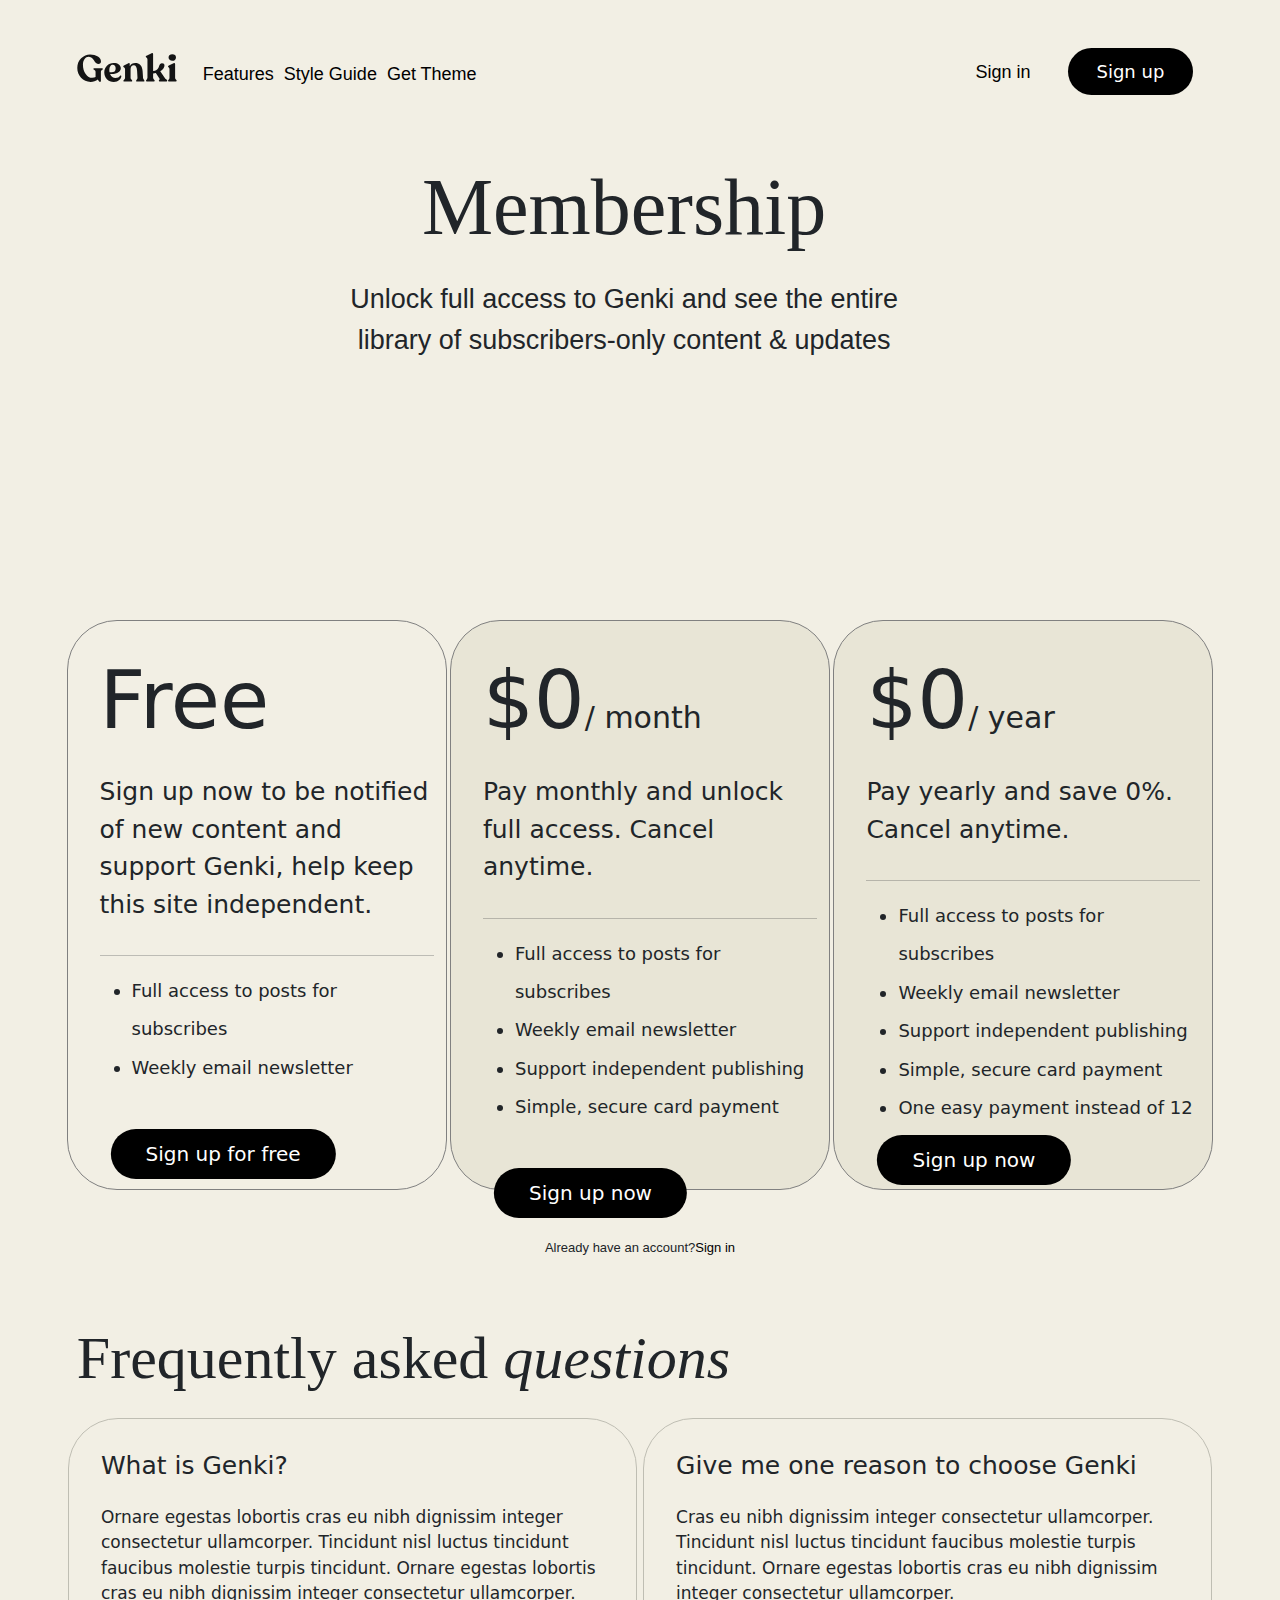
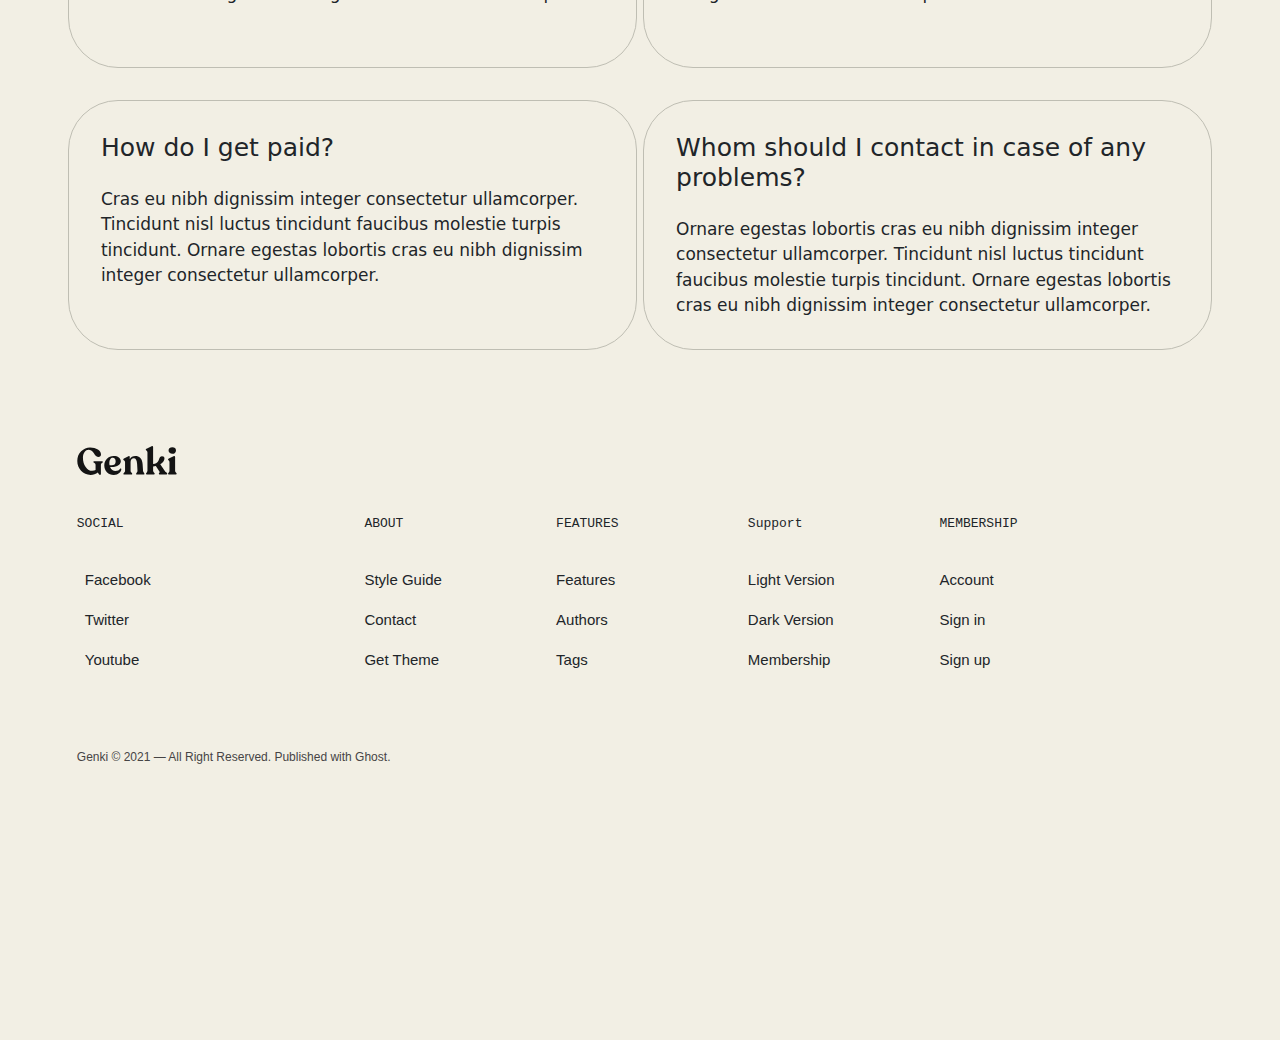
<file: sub.html>
<!DOCTYPE html>
<html lang="en">
<head>
    <meta charset="UTF-8">
    <meta http-equiv="X-UA-Compatible" content="IE=edge">
    <meta name="viewport" content="width=device-width, initial-scale=1.0">
    <link rel="shortcut icon" href="img/m3.png" type="image/x-icon">
     <link rel="stylesheet" href="vendors/bootstrap.css">
     <link rel="stylesheet" href="css4/sub.css">
     <link rel="stylesheet" href="https://pro.fontawesome.com/releases/v5.10.0/css/all.css" integrity="sha384-AYmEC3Yw5cVb3ZcuHtOA93w35dYTsvhLPVnYs9eStHfGJvOvKxVfELGroGkvsg+p" 
    crossorigin="anonymous"/>
    <title>Genki-Magazine Ghost Blog Theme</title>
</head>
<body>
    <!-- HOME -->
    <section class="home">
        <div class="con">
        <div class="home-1 row justify-contect-between align-items-center">
        <div class="menu col-lg-9 d-flex">
            <div class="lg">
               <a href="index.html"><img class="img-fluid" src="img/logo.svg" alt=""></a>
                </div>
            <div class="nav ">
                <div class="ul d-flex">
                    <li><a href="features.html">Features</a></li>
                    <li><a href="">Style Guide</a></li>
                    <li><a href="">Get Theme</a></li>
                </div>
            </div>
            <div  class="icon">
             <i  class="fal fa-ellipsis-h"></i>
               
             </div>
           </div>
         
         
        <div class="sign col-lg-3 d-flex">
            <div class="icon-2">
         <a href="search.html"><i style="color: black;" class="fal fa-search"></i></a>     
            </div>
         <div class="sign">
             <form action="sign-up.html">
                <a href="sign-in.html">Sign in</a>
                <input type="submit" value="Sign up">
                 
             </form>
         
          
           
         </div>
         </div>
        
                   
        </div>
        <div class="text-home">
            <div class="text-box">
                <h1>Membership</h1>
                <p>Unlock full access to Genki and see the entire library of  subscribers-only content & updates</p>
            </div>
            
        </div>
        </div>
        </div> 
        </section> 
<!-- sec2 -->
<section class="sec2">
    <div class="con">
        <div class=" allBox row justify-contect-between align-items-center">
            <div class="box1  col-lg-4" style="background-color: #F2EFE4;">
                <h1>Free</h1>
                <p>Sign up now to be notified of new content and support Genki, help keep this site independent.</p>
                <hr>
                <ul>
                    <li>Full access to posts for subscribes</li>
                    <li>Weekly email newsletter</li>
                    <div class="btn-1" style="padding-top: 2.6rem;">
                        <button>Sign up for free</button>
                    </div>
                </ul>
            </div>

            <div class="box1 col-lg-4">
                <h1>$0<span style="font-size: 30px;">/ month</span></h1>
               <p>Pay monthly and unlock full access. Cancel anytime.</p>
                <hr>
                <ul>
                    <li>Full access to posts for subscribes</li>
                    <li>Weekly email newsletter</li>
                   <li>Support independent publishing</li>
                    <li>Simple, secure card payment</li>
                   
                    <div class="btn-1"style="padding-top: 2.6rem;" >
                        <button>Sign up now</button>
                    </div>
                </ul>
            </div>

            <div class="box1 col-lg-4">
                <h1>$0<span style="font-size: 30px;">/ year</span></h1>
                <p>Pay yearly and save 0%.
                    Cancel anytime.
                </p>
                <hr>
                <ul>
                    <li>Full access to posts for subscribes</li>
                    <li>Weekly email newsletter</li>
                    <li>Support independent publishing</li>
                    <li>Simple, secure card payment</li>
                    <li>One easy payment instead of 12</li>
                    <div class="btn-1" style="padding-top: 0.5rem;">
                        <button>Sign up now</button>
                    </div>
                </ul>
            </div>








        </div>
       <div class="p-end">
        <p>Already have an account?<a href="sign-in.html">Sign in</a></p>
       </div>
    </div>
</section>

<!-- sec3 -->
<section class="sec3">
    <div class="con">
        <div class="head-txt" style="padding-top: 3rem;">
            <h1 style="font-size: 60px; font-family: Georgia, 'Times New Roman', Times, serif;">Frequently asked <i>questions</i></h1>
        </div>
        <div class=" part-1 row justify-contect-between align-items-center">
          <div class="txt-box-1 col-lg-6">
           <h2>What is Genki?</h2>
           <p>Ornare egestas lobortis cras eu nibh dignissim integer consectetur ullamcorper. Tincidunt nisl luctus tincidunt faucibus molestie turpis tincidunt. Ornare egestas lobortis cras eu nibh dignissim integer consectetur ullamcorper.</p>
          </div>  
          
          <div class="txt-box-1 col-lg-6">
            <h2>Give me one reason to choose Genki</h2>
            <p>Cras eu nibh dignissim integer consectetur ullamcorper. Tincidunt nisl luctus tincidunt faucibus molestie turpis tincidunt. Ornare egestas lobortis cras eu nibh dignissim integer consectetur ullamcorper.</p>
           </div> 
        </div>

        <div class=" part-1 row justify-contect-between align-items-center">
            <div class="txt-box-1 col-lg-6">
             <h2>How do I get paid?</h2>
             <p>Cras eu nibh dignissim integer consectetur ullamcorper. Tincidunt nisl luctus tincidunt faucibus molestie turpis tincidunt. Ornare egestas lobortis cras eu nibh dignissim integer consectetur ullamcorper.</p>
             
            </div>  
            
            <div class="txt-box-1 col-lg-6">
              <h2>Whom should I contact in case of any problems?</h2>
              <p>Ornare egestas lobortis cras eu nibh dignissim integer consectetur ullamcorper. Tincidunt nisl luctus tincidunt faucibus molestie turpis tincidunt. Ornare egestas lobortis cras eu nibh dignissim integer consectetur ullamcorper.</p>
             </div> 
          </div>


    </div>
</section>




























        <!-- Footer -->
<section class="foot">
    <div class="con">
        
      <div class="foot-lg">
          <img class="img-fluid" src="img/logo.svg" alt="">
      </div>
     
  <div class="foot-box row justify-contect-between align-items-center">
      <div class="f-b col-lg-3">
      <div class="head">
          <p>SOCIAL</p>
      </div>
      <ul class="list-unstyled">
         <li> <i class="fab fa-facebook"></i>Facebook</li>
         <li> <i class="fab fa-twitter"></i>Twitter</li>
       <li> <i class="fab fa-youtube"></i> Youtube</li>
      </ul>
      </div>
<!-- 2 -->

<div class="f-b col-lg-2">
    <div class="head">
        <p>ABOUT</p>
    </div>
    <ul class="list-unstyled">
        <li>Style Guide</li>
        <li>Contact</li>
        <li>Get Theme</li>
    </ul>
    </div>
    <!-- 3 -->
    <div class="f-b col-lg-2">
        <div class="head">
            <p>FEATURES</p>
        </div>
        <ul class="list-unstyled">
            <li>Features</li>
            <li>Authors</li>
            <li>Tags</li>
        </ul>
        </div>
        <!-- 4 -->
        <div class="f-b col-lg-2">
            <div class="head">
                <p>Support</p>
            </div>
            <ul class="list-unstyled">
                <li>Light Version</li>
                <li>Dark Version</li>
                <li>Membership</li>
            </ul>
            </div>
            <!-- 5 -->
            <div class="f-b col-lg-2">
                <div class="head">
                    <p>MEMBERSHIP</p>
                </div>
                <ul class="list-unstyled">
                    <li>Account</li>
                    <li>Sign in</li>
                    <li>Sign up</li>
                </ul>
                </div>


  </div>
<div class="end-a">
    <a href="">Genki © 2021 — All Right Reserved. Published with Ghost.</a>

</div>


    </div>



</section>
</body>
</html>
</file>
<file: css/style.css>
.home {
  width: 100%;
  height: 70vh;
  background-position: center center;
  background-size: cover;
  min-height: 100%;
  background: -webkit-gradient(linear, left bottom, left top, from(#F2EFE4), color-stop(rgba(240, 234, 240, 0.829)), color-stop(rgba(255, 255, 255, 0.295)), to(#F2EFE4)), url(../img/bg.jpg);
  background: linear-gradient(0deg, #F2EFE4, rgba(240, 234, 240, 0.829), rgba(255, 255, 255, 0.295), #F2EFE4), url(../img/bg.jpg);
  background-size: cover;
}

.home .con {
  width: 88%;
  margin: auto;
}

.home .con .home-1 {
  padding-top: 3rem;
}

.home .con .home-1 .menu .nav {
  padding-top: .5rem;
}

.home .con .home-1 .menu .nav .ul li {
  padding-left: 10px;
  list-style: none;
}

.home .con .home-1 .menu .nav .ul li a {
  font-family: Arial, Helvetica, sans-serif;
  font-size: 18px;
  color: black;
  text-decoration: none;
}

.home .con .home-1 .menu .nav .ul li a:hover {
  text-decoration: underline;
}

.home .con .home-1 .menu .lg img {
  max-width: 100px;
  margin-right: 1rem;
}

.home .con .home-1 .menu .icon i {
  padding: 0.6rem 1rem;
  font-size: 25px;
}

.home .con .home-1 .sign {
  padding-left: 1rem;
}

.home .con .home-1 .sign i {
  padding-top: 15px;
  padding-left: 1rem;
}

.home .con .home-1 .sign form a {
  text-decoration: none;
  font-family: Arial, Helvetica, sans-serif;
  color: black;
  font-size: 18px;
  -webkit-transition: .4s;
  transition: .4s;
}

.home .con .home-1 .sign form a:hover {
  text-decoration: underline;
}

.home .con .home-1 .sign form input {
  margin-left: 2rem;
  border: none;
  font-size: 18px;
  border-radius: 12mm;
  color: white;
  background-color: black;
  padding: 10px 1.8rem;
  -webkit-transition: .3s ease-in-out;
  transition: .3s ease-in-out;
}

.home .con .home-1 .sign form input:hover {
  background-color: goldenrod;
}

.home .con .text-home {
  padding-top: 4rem;
}

.home .con .text-home .text-box h1 {
  font-size: 80px;
  font-family: Georgia, 'Times New Roman', Times, serif;
}

.home .con .text-home .text-box p {
  font-family: Georgia, 'Times New Roman', Times, serif;
  font-size: 30px;
  padding-top: 1rem;
}

.home .con .text-home button {
  border: none;
  border-radius: 12mm;
  color: white;
  background-color: black;
  padding: 10px 1.5rem;
  font-size: 20px;
  -webkit-transition: .3s ease-in-out;
  transition: .3s ease-in-out;
}

.home .con .text-home button:hover {
  background-color: goldenrod;
}

body {
  background: #F2EFE4;
}

.product {
  margin-top: 10rem;
}

.product .con {
  width: 88%;
  margin: auto;
}

.product .con .product-1 .box {
  position: relative;
  -webkit-transition: .6s;
  transition: .6s;
  cursor: pointer;
}

.product .con .product-1 .box:hover {
  -webkit-transform: translateY(-2%);
          transform: translateY(-2%);
}

.product .con .product-1 .box .pro-img img {
  width: 260px;
  height: 400px;
  border-radius: 25px;
  -o-object-fit: cover;
     object-fit: cover;
}

.product .con .product-1 .box .pro-txt {
  position: absolute;
  left: 30px;
  bottom: 20px;
  color: white;
}

.product .con .product-1 .box .pro-txt p {
  font-size: 20px;
  font-weight: bold;
}

.product .con .product-1 .box2 {
  position: relative;
  -webkit-transition: .6s;
  transition: .6s;
  cursor: pointer;
}

.product .con .product-1 .box2:hover {
  -webkit-transform: translateY(-2%);
          transform: translateY(-2%);
}

.product .con .product-1 .box2 .pro-img img {
  width: 260px;
  height: 400px;
  border-radius: 25px;
  -o-object-fit: cover;
     object-fit: cover;
}

.product .con .product-1 .box2 .pro-txt {
  position: absolute;
  left: 30px;
  bottom: 50%;
  color: white;
}

.product .con .product-1 .box2 .pro-txt p {
  font-size: 20px;
  font-weight: bold;
}

.product .con .product-1 .box3 {
  position: relative;
  -webkit-transition: .6s;
  transition: .6s;
  cursor: pointer;
}

.product .con .product-1 .box3:hover {
  -webkit-transform: translateY(-2%);
          transform: translateY(-2%);
}

.product .con .product-1 .box3 .pro-img img {
  width: 260px;
  height: 400px;
  border-radius: 25px;
  -o-object-fit: cover;
     object-fit: cover;
}

.product .con .product-1 .box3 .pro-txt {
  position: absolute;
  left: 30px;
  bottom: 20px;
  color: white;
}

.product .con .product-1 .box3 .pro-txt p {
  font-size: 20px;
  font-weight: bold;
}

.product .con .product-1 .box4 {
  position: relative;
  -webkit-transition: .6s;
  transition: .6s;
  cursor: pointer;
}

.product .con .product-1 .box4:hover {
  -webkit-transform: translateY(-2%);
          transform: translateY(-2%);
}

.product .con .product-1 .box4 .pro-img img {
  width: 260px;
  height: 400px;
  border-radius: 25px;
  -o-object-fit: cover;
     object-fit: cover;
}

.product .con .product-1 .box4 .pro-txt {
  position: absolute;
  left: 30px;
  bottom: 20px;
  color: white;
}

.product .con .product-1 .box4 .pro-txt p {
  font-size: 20px;
  font-weight: bold;
}

.product .con .m-pro .m1 {
  margin: 2rem auto;
  position: relative;
  -webkit-transition: .4s;
  transition: .4s;
}

.product .con .m-pro .m1:hover {
  -webkit-transform: translateY(-2%);
          transform: translateY(-2%);
}

.product .con .m-pro .m1 .m-img {
  position: relative;
}

.product .con .m-pro .m1 .m-img img {
  width: 350px;
  height: 80px;
  -o-object-fit: cover;
     object-fit: cover;
  border-radius: 25px;
}

.product .con .m-pro .m1 .m-txt {
  position: absolute;
  top: 50%;
  left: 47%;
  -webkit-transform: translate(-50%, -47%);
          transform: translate(-50%, -47%);
}

.product .con .m-pro .m1 .m-txt p {
  color: white;
  font-size: 20px;
  font-weight: bold;
  margin: 0;
}

.product-2 {
  padding-top: 3rem;
}

.product-2 .con {
  width: 88%;
  margin: auto;
}

.product-2 .con .part-1 .part-1-txt h1 {
  font-size: 70px;
  font-family: Georgia, 'Times New Roman', Times, serif;
}

.product-2 .con .part-1 .part-1-img .all-img .img1:nth-child(1) {
  z-index: 4;
}

.product-2 .con .part-1 .part-1-img .all-img .img2:nth-child(2) {
  z-index: 3;
}

.product-2 .con .part-1 .part-1-img .all-img .img3:nth-child(3) {
  z-index: 2;
}

.product-2 .con .part-1 .part-1-img .all-img .img4:nth-child(4) {
  z-index: 1;
}

.product-2 .con .part-1 .part-1-img .all-img .img1, .product-2 .con .part-1 .part-1-img .all-img .img2, .product-2 .con .part-1 .part-1-img .all-img .img3, .product-2 .con .part-1 .part-1-img .all-img .img4 {
  width: 60px;
  height: 60px;
  overflow: hidden;
  border-radius: 100px;
  margin-right: -15px;
  -webkit-transition: .3s ease-in-out;
  transition: .3s ease-in-out;
  cursor: pointer;
}

.product-2 .con .part-1 .part-1-img .all-img .img1:hover, .product-2 .con .part-1 .part-1-img .all-img .img2:hover, .product-2 .con .part-1 .part-1-img .all-img .img3:hover, .product-2 .con .part-1 .part-1-img .all-img .img4:hover {
  -webkit-transform: translateY(-4%);
          transform: translateY(-4%);
}

.product-2 .con .part-1 .part-1-img .all-img .img1 img, .product-2 .con .part-1 .part-1-img .all-img .img2 img, .product-2 .con .part-1 .part-1-img .all-img .img3 img, .product-2 .con .part-1 .part-1-img .all-img .img4 img {
  width: 101%;
  height: 101%;
  border-style: none;
}

.product-2 .con .part-2 .pro-2 {
  -webkit-transition: .5s;
  transition: .5s;
  position: relative;
}

.product-2 .con .part-2 .pro-2:hover {
  -webkit-transform: translateY(-2%);
          transform: translateY(-2%);
}

.product-2 .con .part-2 .pro-2 .pro-2-img img {
  width: 800px;
  height: 400px;
  -o-object-fit: cover;
     object-fit: cover;
  border-radius: 25px;
}

.product-2 .con .part-2 .pro-2 .pro-2-txt {
  position: absolute;
  bottom: 30%;
  left: 10%;
  color: white;
}

.product-2 .con .part-2 .pro-2 .pro-2-txt p {
  font-size: 35px;
  font-weight: bold;
}

.product-2 .con .part-2 .pro-2 .pro-2-txt a {
  font-size: 18px;
  text-decoration: none;
  padding: 3px 8px;
  color: white;
  border: 1px solid #fff;
  -webkit-transition: .5s;
  transition: .5s;
  border-radius: 12mm;
}

.product-2 .con .part-2 .pro-2 .pro-2-txt a:hover {
  border: none;
  border-radius: 12mm;
  background: #000;
}

.product-2 .con .part-2 .pro-3 {
  -webkit-transition: .5s;
  transition: .5s;
  position: relative;
}

.product-2 .con .part-2 .pro-3:hover {
  -webkit-transform: translateY(-2%);
          transform: translateY(-2%);
}

.product-2 .con .part-2 .pro-3 .pro-3-img img {
  width: 600px;
  height: 400px;
  -o-object-fit: cover;
     object-fit: cover;
  border-radius: 25px;
}

.product-2 .con .part-2 .pro-3 .pro-3-txt {
  position: absolute;
  bottom: 30%;
  left: 10%;
  color: white;
}

.product-2 .con .part-2 .pro-3 .pro-3-txt p {
  font-size: 35px;
  font-weight: bold;
}

.product-2 .con .part-2 .pro-3 .pro-3-txt i {
  border-radius: 50%;
  background-color: white;
  color: black;
  padding: 5px;
}

.product-2 .con .part-2 .pro-3 .pro-3-txt a {
  font-size: 18px;
  text-decoration: none;
  padding: 3px 8px;
  color: white;
  border: 1px solid #fff;
  -webkit-transition: .5s;
  transition: .5s;
  border-radius: 12mm;
}

.product-2 .con .part-2 .pro-3 .pro-3-txt a:hover {
  border: none;
  border-radius: 12mm;
  background: #000;
}

.product-2 .con .part-3 {
  margin-top: 2rem;
}

.product-2 .con .part-3 .pro-4 {
  -webkit-transition: .5s;
  transition: .5s;
  position: relative;
}

.product-2 .con .part-3 .pro-4:hover {
  -webkit-transform: translateY(-2%);
          transform: translateY(-2%);
}

.product-2 .con .part-3 .pro-4 .pro-4-img img {
  width: 500px;
  height: 400px;
  -o-object-fit: cover;
     object-fit: cover;
  border-radius: 25px;
}

.product-2 .con .part-3 .pro-4 .pro-4-txt {
  position: absolute;
  bottom: 10%;
  left: 10%;
  color: white;
}

.product-2 .con .part-3 .pro-4 .pro-4-txt p {
  font-size: 35px;
  font-weight: bold;
}

.product-2 .con .part-3 .pro-4 .pro-4-txt i {
  border-radius: 50%;
  background-color: white;
  color: black;
  padding: 5px;
}

.product-2 .con .part-3 .pro-4 .pro-4-txt a {
  font-size: 18px;
  text-decoration: none;
  padding: 3px 8px;
  color: white;
  border: 1px solid #fff;
  -webkit-transition: .5s;
  transition: .5s;
  border-radius: 12mm;
}

.product-2 .con .part-3 .pro-4 .pro-4-txt a:hover {
  border: none;
  border-radius: 12mm;
  background: #000;
}

.product-2 .con .part-3 .pro-5 {
  -webkit-transition: .5s;
  transition: .5s;
  position: relative;
}

.product-2 .con .part-3 .pro-5:hover {
  -webkit-transform: translateY(-2%);
          transform: translateY(-2%);
}

.product-2 .con .part-3 .pro-5 .pro-5-img img {
  width: 500px;
  height: 400px;
  -o-object-fit: cover;
     object-fit: cover;
  border-radius: 25px;
}

.product-2 .con .part-3 .pro-5 .pro-5-txt {
  position: absolute;
  bottom: 10%;
  left: 10%;
  color: white;
}

.product-2 .con .part-3 .pro-5 .pro-5-txt p {
  font-size: 35px;
  font-weight: bold;
}

.product-2 .con .part-3 .pro-5 .pro-5-txt i {
  border-radius: 50%;
  background-color: white;
  color: black;
  padding: 5px;
}

.product-2 .con .part-3 .pro-5 .pro-5-txt a {
  font-size: 18px;
  text-decoration: none;
  padding: 3px 8px;
  color: white;
  border: 1px solid #fff;
  -webkit-transition: .5s;
  transition: .5s;
  border-radius: 12mm;
}

.product-2 .con .part-3 .pro-5 .pro-5-txt a:hover {
  border: none;
  border-radius: 12mm;
  background: #000;
}

.product-2 .con .part-3 .pro-6 {
  -webkit-transition: .5s;
  transition: .5s;
  position: relative;
}

.product-2 .con .part-3 .pro-6:hover {
  -webkit-transform: translateY(-2%);
          transform: translateY(-2%);
}

.product-2 .con .part-3 .pro-6 .pro-6-img img {
  width: 500px;
  height: 400px;
  -o-object-fit: cover;
     object-fit: cover;
  border-radius: 25px;
}

.product-2 .con .part-3 .pro-6 .pro-6-txt {
  position: absolute;
  bottom: 50%;
  left: 10%;
  color: white;
}

.product-2 .con .part-3 .pro-6 .pro-6-txt p {
  font-size: 35px;
  font-weight: bold;
}

.product-2 .con .part-3 .pro-6 .pro-6-txt i {
  border-radius: 50%;
  background-color: white;
  color: black;
  padding: 5px;
}

.product-2 .con .part-3 .pro-6 .pro-6-txt a {
  font-size: 18px;
  text-decoration: none;
  padding: 3px 8px;
  color: white;
  border: 1px solid #fff;
  -webkit-transition: .5s;
  transition: .5s;
  border-radius: 12mm;
}

.product-2 .con .part-3 .pro-6 .pro-6-txt a:hover {
  border: none;
  border-radius: 12mm;
  background: #000;
}

.product-2 .con .part-4 {
  margin-top: 2rem;
}

.product-2 .con .part-4 .pro-7 {
  -webkit-transition: .5s;
  transition: .5s;
  position: relative;
}

.product-2 .con .part-4 .pro-7:hover {
  -webkit-transform: translateY(-2%);
          transform: translateY(-2%);
}

.product-2 .con .part-4 .pro-7 .pro-7-img img {
  width: 500px;
  height: 400px;
  -o-object-fit: cover;
     object-fit: cover;
  border-radius: 25px;
}

.product-2 .con .part-4 .pro-7 .pro-7-txt {
  position: absolute;
  bottom: 50%;
  left: 10%;
  color: white;
}

.product-2 .con .part-4 .pro-7 .pro-7-txt p {
  font-size: 35px;
  font-weight: bold;
}

.product-2 .con .part-4 .pro-7 .pro-7-txt i {
  border-radius: 50%;
  background-color: white;
  color: black;
  padding: 5px;
}

.product-2 .con .part-4 .pro-7 .pro-7-txt a {
  font-size: 18px;
  text-decoration: none;
  padding: 3px 8px;
  color: white;
  border: 1px solid #fff;
  -webkit-transition: .5s;
  transition: .5s;
  border-radius: 12mm;
}

.product-2 .con .part-4 .pro-7 .pro-7-txt a:hover {
  border: none;
  border-radius: 12mm;
  background: #000;
}

.product-2 .con .part-4 .pro-8 {
  -webkit-transition: .5s;
  transition: .5s;
  position: relative;
}

.product-2 .con .part-4 .pro-8:hover {
  -webkit-transform: translateY(-2%);
          transform: translateY(-2%);
}

.product-2 .con .part-4 .pro-8 .pro-8-img img {
  width: 500px;
  height: 400px;
  -o-object-fit: cover;
     object-fit: cover;
  border-radius: 25px;
}

.product-2 .con .part-4 .pro-8 .pro-8-txt {
  position: absolute;
  bottom: 10%;
  left: 10%;
  color: white;
}

.product-2 .con .part-4 .pro-8 .pro-8-txt p {
  font-size: 35px;
  font-weight: bold;
}

.product-2 .con .part-4 .pro-8 .pro-8-txt i {
  border-radius: 50%;
  background-color: white;
  color: black;
  padding: 5px;
}

.product-2 .con .part-4 .pro-8 .pro-8-txt a {
  font-size: 18px;
  text-decoration: none;
  padding: 3px 8px;
  color: white;
  border: 1px solid #fff;
  -webkit-transition: .5s;
  transition: .5s;
  border-radius: 12mm;
}

.product-2 .con .part-4 .pro-8 .pro-8-txt a:hover {
  border: none;
  border-radius: 12mm;
  background: #000;
}

.product-2 .con .part-4 .pro-9 {
  -webkit-transition: .5s;
  transition: .5s;
  position: relative;
}

.product-2 .con .part-4 .pro-9:hover {
  -webkit-transform: translateY(-2%);
          transform: translateY(-2%);
}

.product-2 .con .part-4 .pro-9 .pro-9-img img {
  width: 500px;
  height: 400px;
  -o-object-fit: cover;
     object-fit: cover;
  border-radius: 25px;
}

.product-2 .con .part-4 .pro-9 .pro-9-txt {
  position: absolute;
  bottom: 10%;
  left: 10%;
  color: white;
}

.product-2 .con .part-4 .pro-9 .pro-9-txt p {
  font-size: 35px;
  font-weight: bold;
}

.product-2 .con .part-4 .pro-9 .pro-9-txt i {
  border-radius: 50%;
  background-color: white;
  color: black;
  padding: 5px;
}

.product-2 .con .part-4 .pro-9 .pro-9-txt a {
  font-size: 18px;
  text-decoration: none;
  padding: 3px 8px;
  color: white;
  border: 1px solid #fff;
  -webkit-transition: .5s;
  transition: .5s;
  border-radius: 12mm;
}

.product-2 .con .part-4 .pro-9 .pro-9-txt a:hover {
  border: none;
  border-radius: 12mm;
  background: #000;
}

.product-2 .con .b {
  position: relative;
}

.product-2 .con .b button {
  border: none;
  margin: 2rem;
  position: absolute;
  left: 45%;
  -webkit-transform: translateX(-45%);
          transform: translateX(-45%);
  border-radius: 12mm;
  color: white;
  background-color: black;
  padding: 10px 1.5rem;
  font-size: 20px;
  -webkit-transition: .3s ease-in-out;
  transition: .3s ease-in-out;
}

.product-2 .con .b button:hover {
  background-color: goldenrod;
}

.product {
  margin-top: 10rem;
}

.product .con {
  width: 88%;
  margin: auto;
}

.product .con .end-head .txt-h h1 {
  font-size: 70px;
  font-family: Georgia, 'Times New Roman', Times, serif;
}

.product .con .end-head .icon-h {
  -webkit-transition: .7s;
  transition: .7s;
}

.product .con .end-head .icon-h:hover {
  -webkit-transform: translateX(8%);
          transform: translateX(8%);
}

.product .con .end-head .icon-h i {
  font-size: 70px;
}

.product .con .product-1 {
  margin-top: 1rem;
}

.product .con .product-1 .box {
  position: relative;
  -webkit-transition: .6s;
  transition: .6s;
  cursor: pointer;
}

.product .con .product-1 .box:hover {
  -webkit-transform: translateY(-2%);
          transform: translateY(-2%);
}

.product .con .product-1 .box .pro-img img {
  width: 260px;
  height: 350px;
  border-radius: 25px;
  -o-object-fit: cover;
     object-fit: cover;
}

.product .con .product-1 .box .pro-txt {
  position: absolute;
  left: 30px;
  bottom: 20px;
  color: white;
}

.product .con .product-1 .box .pro-txt p {
  font-size: 20px;
  font-weight: bold;
}

.product .con .product-1 .box .pro-txt a {
  font-size: 15px;
  text-decoration: none;
  padding: 3px 8px;
  color: white;
  border: 1px solid #fff;
  -webkit-transition: .5s;
  transition: .5s;
  border-radius: 12mm;
}

.product .con .product-1 .box .pro-txt a:hover {
  border: none;
  border-radius: 12mm;
  background: #000;
}

.product .con .product-1 .box2 {
  position: relative;
  -webkit-transition: .6s;
  transition: .6s;
  cursor: pointer;
}

.product .con .product-1 .box2:hover {
  -webkit-transform: translateY(-2%);
          transform: translateY(-2%);
}

.product .con .product-1 .box2 .pro-img img {
  width: 260px;
  height: 350px;
  border-radius: 25px;
  -o-object-fit: cover;
     object-fit: cover;
}

.product .con .product-1 .box2 .pro-txt {
  position: absolute;
  left: 30px;
  bottom: 20px;
  color: white;
}

.product .con .product-1 .box2 .pro-txt p {
  font-size: 20px;
  font-weight: bold;
}

.product .con .product-1 .box2 .pro-txt a {
  font-size: 15px;
  text-decoration: none;
  padding: 3px 8px;
  color: white;
  border: 1px solid #fff;
  -webkit-transition: .5s;
  transition: .5s;
  border-radius: 12mm;
}

.product .con .product-1 .box2 .pro-txt a:hover {
  border: none;
  border-radius: 12mm;
  background: #000;
}

.product .con .product-1 .box3 {
  position: relative;
  -webkit-transition: .6s;
  transition: .6s;
  cursor: pointer;
}

.product .con .product-1 .box3:hover {
  -webkit-transform: translateY(-2%);
          transform: translateY(-2%);
}

.product .con .product-1 .box3 .pro-img img {
  width: 260px;
  height: 350px;
  border-radius: 25px;
  -o-object-fit: cover;
     object-fit: cover;
}

.product .con .product-1 .box3 .pro-txt {
  position: absolute;
  left: 30px;
  bottom: 20px;
  color: white;
}

.product .con .product-1 .box3 .pro-txt p {
  font-size: 20px;
  font-weight: bold;
}

.product .con .product-1 .box3 .pro-txt a {
  font-size: 15px;
  text-decoration: none;
  padding: 3px 8px;
  color: white;
  border: 1px solid #fff;
  -webkit-transition: .5s;
  transition: .5s;
  border-radius: 12mm;
}

.product .con .product-1 .box3 .pro-txt a:hover {
  border: none;
  border-radius: 12mm;
  background: #000;
}

.product .con .product-1 .box4 {
  position: relative;
  -webkit-transition: .6s;
  transition: .6s;
  cursor: pointer;
}

.product .con .product-1 .box4:hover {
  -webkit-transform: translateY(-2%);
          transform: translateY(-2%);
}

.product .con .product-1 .box4 .pro-img img {
  width: 260px;
  height: 350px;
  border-radius: 25px;
  -o-object-fit: cover;
     object-fit: cover;
}

.product .con .product-1 .box4 .pro-txt {
  position: absolute;
  left: 30px;
  bottom: 10%;
  color: white;
}

.product .con .product-1 .box4 .pro-txt p {
  font-size: 20px;
  font-weight: bold;
}

.product .con .product-1 .box4 .pro-txt a {
  font-size: 15px;
  text-decoration: none;
  padding: 3px 8px;
  color: white;
  border: 1px solid #fff;
  -webkit-transition: .5s;
  transition: .5s;
  border-radius: 12mm;
}

.product .con .product-1 .box4 .pro-txt a:hover {
  border: none;
  border-radius: 12mm;
  background: #000;
}

.foot {
  height: 83vh;
  margin-top: 5rem;
  background: #F2EFE4;
}

.foot .con {
  width: 88%;
  margin: auto;
}

.foot .con .foot-h .foot-txt h1 {
  font-size: 50px;
  font-family: Georgia, 'Times New Roman', Times, serif;
}

.foot .con .foot-h .foot-input input {
  border: 1px gray solid;
  padding: 1.5rem 3rem;
  width: 110%;
  border-radius: 15mm;
  background-color: #E8E5D6;
  outline: none;
}

.foot .con .foot-h .foot-input input::-webkit-input-placeholder {
  color: black;
  font-size: 20px;
}

.foot .con .foot-h .foot-input input:-ms-input-placeholder {
  color: black;
  font-size: 20px;
}

.foot .con .foot-h .foot-input input::-ms-input-placeholder {
  color: black;
  font-size: 20px;
}

.foot .con .foot-h .foot-input input::placeholder {
  color: black;
  font-size: 20px;
}

.foot .con .foot-h .foot-input .i-btn {
  position: relative;
}

.foot .con .foot-h .foot-input .i-btn button {
  position: absolute;
  bottom: 26%;
  -webkit-transform: translateY(-26%);
          transform: translateY(-26%);
  left: 65%;
  border: none;
  padding: 10px 2.2rem;
  color: white;
  background: #000;
  border-radius: 12mm;
  font-size: 20px;
}

.foot .con .foot-h .foot-input .i-btn button:hover {
  background: goldenrod;
}

.foot .con hr {
  margin-top: 3rem;
}

.foot .con .foot-lg {
  margin-top: 3rem;
}

.foot .con .foot-lg img {
  max-width: 100px;
}

.foot .con .foot-box {
  margin-top: 1.8rem;
}

.foot .con .foot-box .f-b {
  line-height: 2.5rem;
}

.foot .con .foot-box .f-b .head p {
  font-family: monospace;
  font-size: 13px;
}

.foot .con .foot-box .f-b ul li {
  font-family: Verdana, Geneva, Tahoma, sans-serif;
  font-size: 15px;
  cursor: pointer;
  -webkit-transition: .5s;
  transition: .5s;
}

.foot .con .foot-box .f-b ul li:hover {
  text-decoration: underline;
}

.foot .con .foot-box .f-b ul li i {
  margin-right: 8px;
}

.foot .con .end-a {
  margin-top: 3rem;
}

.foot .con .end-a a {
  text-decoration: none;
  color: #464444;
  font-family: Arial, Helvetica, sans-serif;
  font-size: 12px;
}
/*# sourceMappingURL=style.css.map */
</file>
<file: css3/feature.css>
body {
  background: #F2EFE4;
}

.part-2 {
  margin-top: 3rem;
}

.part-2 .con {
  width: 50%;
  margin: auto;
}

.part-2 .con .all-list .list-1 h1 {
  font-family: Georgia, 'Times New Roman', Times, serif;
}

.part-2 .con .all-list .list-1 ul {
  padding-top: 2rem;
}

.part-2 .con .all-list .list-1 ul li {
  font-size: 20px;
  font-family: Arial, Helvetica, sans-serif;
  line-height: 2.3rem;
  color: black;
}

.part-2 .con .all-list .list-1 ul li a {
  color: black;
  width: 80%;
  -webkit-transition: .5s;
  transition: .5s;
}

.part-2 .con .all-list .list-1 ul li a:hover {
  -webkit-text-decoration-color: goldenrod;
          text-decoration-color: goldenrod;
}

.part-2 .con .all-list .list-1 p {
  font-size: 20px;
  font-family: Arial, Helvetica, sans-serif;
  color: black;
  padding-top: 1rem;
}

.part-2 .con .all-list .list-1 p a {
  color: black;
  text-decoration: underline;
  width: 80%;
  -webkit-transition: .5s;
  transition: .5s;
}

.part-2 .con .all-list .list-1 p a:hover {
  -webkit-text-decoration-color: goldenrod;
          text-decoration-color: goldenrod;
}

.home {
  width: 100%;
  height: 100vh;
  background-position: center center;
  background-size: cover;
  min-height: 100%;
  background: -webkit-gradient(linear, left bottom, left top, from(#F2EFE4), color-stop(#F2EFE4), color-stop(#F2EFE4), color-stop(#F2EFE4), color-stop(rgba(240, 234, 240, 0.829)), to(rgba(255, 255, 255, 0.295))), url(../img/kobu.jpg);
  background: linear-gradient(0deg, #F2EFE4, #F2EFE4, #F2EFE4, #F2EFE4, rgba(240, 234, 240, 0.829), rgba(255, 255, 255, 0.295)), url(../img/kobu.jpg);
  background-size: cover;
}

.home .con {
  width: 88%;
  margin: auto;
}

.home .con .home-1 {
  padding-top: 3rem;
}

.home .con .home-1 .menu .nav {
  padding-top: .5rem;
}

.home .con .home-1 .menu .nav .ul li {
  padding-left: 10px;
  list-style: none;
}

.home .con .home-1 .menu .nav .ul li a {
  font-family: Arial, Helvetica, sans-serif;
  font-size: 18px;
  color: black;
  text-decoration: none;
}

.home .con .home-1 .menu .nav .ul li a:hover {
  text-decoration: underline;
}

.home .con .home-1 .menu .lg img {
  max-width: 100px;
  margin-right: 1rem;
}

.home .con .home-1 .menu .icon i {
  padding: 0.6rem 1rem;
  font-size: 25px;
}

.home .con .home-1 .sign {
  padding-left: 1rem;
}

.home .con .home-1 .sign i {
  padding-top: 15px;
  padding-left: 1rem;
}

.home .con .home-1 .sign form a {
  text-decoration: none;
  font-family: Arial, Helvetica, sans-serif;
  color: black;
  font-size: 18px;
  -webkit-transition: .4s;
  transition: .4s;
}

.home .con .home-1 .sign form a:hover {
  text-decoration: underline;
}

.home .con .home-1 .sign form input {
  margin-left: 2rem;
  border: none;
  font-size: 18px;
  border-radius: 12mm;
  color: white;
  background-color: black;
  padding: 10px 1.8rem;
  -webkit-transition: .3s ease-in-out;
  transition: .3s ease-in-out;
}

.home .con .home-1 .sign form input:hover {
  background-color: goldenrod;
}

.home .con .text-home {
  padding-top: 4rem;
  position: relative;
}

.home .con .text-home .text-box {
  position: absolute;
  left: 47%;
  -webkit-transform: translateX(-47%);
          transform: translateX(-47%);
}

.home .con .text-home .text-box h1 {
  font-size: 80px;
  font-family: Georgia, 'Times New Roman', Times, serif;
  text-align: center;
}

.home .con .text-home .text-box p {
  font-family: Arial, Helvetica, sans-serif;
  font-size: 25px;
  font-weight: bold;
  padding-top: 4rem;
}

.home .con .text-home .text-box .icon {
  font-size: 70px;
  text-align: center;
  padding-top: 5rem;
}

.foot {
  height: 66vh;
  margin-top: 5rem;
  background: #F2EFE4;
}

.foot .con {
  width: 88%;
  margin: auto;
}

.foot .con .foot-h .foot-txt h1 {
  font-size: 50px;
  font-family: Georgia, 'Times New Roman', Times, serif;
}

.foot .con .foot-h .foot-input input {
  border: 1px gray solid;
  padding: 1.5rem 3rem;
  width: 110%;
  border-radius: 15mm;
  background-color: #E8E5D6;
  outline: none;
}

.foot .con .foot-h .foot-input input::-webkit-input-placeholder {
  color: black;
  font-size: 20px;
}

.foot .con .foot-h .foot-input input:-ms-input-placeholder {
  color: black;
  font-size: 20px;
}

.foot .con .foot-h .foot-input input::-ms-input-placeholder {
  color: black;
  font-size: 20px;
}

.foot .con .foot-h .foot-input input::placeholder {
  color: black;
  font-size: 20px;
}

.foot .con .foot-h .foot-input .i-btn {
  position: relative;
}

.foot .con .foot-h .foot-input .i-btn button {
  position: absolute;
  bottom: 26%;
  -webkit-transform: translateY(-26%);
          transform: translateY(-26%);
  left: 65%;
  border: none;
  padding: 10px 2.2rem;
  color: white;
  background: #000;
  border-radius: 12mm;
  font-size: 20px;
}

.foot .con .foot-h .foot-input .i-btn button:hover {
  background: goldenrod;
}

.foot .con hr {
  margin-top: 3rem;
}

.foot .con .foot-lg {
  margin-top: 3rem;
}

.foot .con .foot-lg img {
  max-width: 100px;
}

.foot .con .foot-box {
  margin-top: 1.8rem;
}

.foot .con .foot-box .f-b {
  line-height: 2.5rem;
}

.foot .con .foot-box .f-b .head p {
  font-family: monospace;
  font-size: 13px;
}

.foot .con .foot-box .f-b ul li {
  font-family: Verdana, Geneva, Tahoma, sans-serif;
  font-size: 15px;
  cursor: pointer;
  -webkit-transition: .5s;
  transition: .5s;
}

.foot .con .foot-box .f-b ul li:hover {
  text-decoration: underline;
}

.foot .con .foot-box .f-b ul li i {
  margin-right: 8px;
}

.foot .con .end-a {
  margin-top: 3rem;
}

.foot .con .end-a a {
  text-decoration: none;
  color: #464444;
  font-family: Arial, Helvetica, sans-serif;
  font-size: 12px;
}
/*# sourceMappingURL=feature.css.map */
</file>
<file: css6/meet.css>
body {
  background-color: #F2EFE4;
}

.home {
  width: 100%;
  height: 40vh;
  min-height: 100%;
  background: -webkit-gradient(linear, left bottom, left top, from(#F2EFE4), color-stop(rgba(240, 234, 240, 0.377)), color-stop(rgba(255, 255, 255, 0.295)), to(#F2EFE4)), url(../img/bg6.jpg);
  background: linear-gradient(0deg, #F2EFE4, rgba(240, 234, 240, 0.377), rgba(255, 255, 255, 0.295), #F2EFE4), url(../img/bg6.jpg);
  background-position: center center;
  background-size: cover;
}

.home .con {
  width: 88%;
  margin: auto;
}

.home .con .home-1 {
  padding-top: 3rem;
}

.home .con .home-1 .menu .nav {
  padding-top: .5rem;
}

.home .con .home-1 .menu .nav .ul li {
  padding-left: 10px;
  list-style: none;
}

.home .con .home-1 .menu .nav .ul li a {
  font-family: Arial, Helvetica, sans-serif;
  font-size: 18px;
  color: black;
  text-decoration: none;
}

.home .con .home-1 .menu .nav .ul li a:hover {
  text-decoration: underline;
}

.home .con .home-1 .menu .lg img {
  max-width: 100px;
  margin-right: 1rem;
}

.home .con .home-1 .menu .icon i {
  padding: 0.6rem 1rem;
  font-size: 25px;
}

.home .con .home-1 .sign {
  padding-left: 1rem;
}

.home .con .home-1 .sign i {
  padding-top: 15px;
  padding-left: 1rem;
}

.home .con .home-1 .sign form a {
  text-decoration: none;
  font-family: Arial, Helvetica, sans-serif;
  color: black;
  font-size: 18px;
  -webkit-transition: .4s;
  transition: .4s;
}

.home .con .home-1 .sign form a:hover {
  text-decoration: underline;
}

.home .con .home-1 .sign form input {
  margin-left: 2rem;
  border: none;
  font-size: 18px;
  border-radius: 12mm;
  color: white;
  background-color: black;
  padding: 10px 1.8rem;
  -webkit-transition: .3s ease-in-out;
  transition: .3s ease-in-out;
}

.home .con .home-1 .sign form input:hover {
  background-color: goldenrod;
}

.meet .con {
  width: 88%;
  margin: auto;
}

.meet .con .meet-head {
  text-align: center;
}

.meet .con .meet-head h1 {
  font-size: 90px;
  font-family: Georgia, 'Times New Roman', Times, serif;
}

.meet .con .all-meet .meet-box-1 {
  width: 30%;
  margin: 0 auto;
  text-align: center;
}

.meet .con .all-meet .meet-box-1 img {
  width: 250px;
  height: 250px;
  -o-object-fit: cover;
     object-fit: cover;
  border-radius: 50%;
  -webkit-transition: .5s;
  transition: .5s;
  cursor: pointer;
}

.meet .con .all-meet .meet-box-1 img:hover {
  -webkit-transform: translateY(-4%);
          transform: translateY(-4%);
}

.meet .con .all-meet .meet-box-1 .meet-txt {
  padding-top: 1.5rem;
}

.meet .con .all-meet .meet-box-1 .meet-txt h3 {
  font-family: Georgia, 'Times New Roman', Times, serif;
  font-size: 42px;
  cursor: pointer;
}

.meet .con .all-meet .meet-box-1 .meet-txt span {
  font-style: italic;
  font-family: Georgia, 'Times New Roman', Times, serif;
  font-size: 25px;
}

.meet .con .all-meet .meet-box-1 .meet-txt p {
  padding-top: 1rem;
  color: #41403e;
  font-size: 16px;
  font-family: -apple-system, BlinkMacSystemFont, 'Segoe UI', Roboto, Oxygen, Ubuntu, Cantarell, 'Open Sans', 'Helvetica Neue', sans-serif;
}

.see-also-1 {
  padding-top: 4rem;
}

.see-also-1 .center {
  width: 60%;
  margin: auto;
}

.see-also-1 .center .img-box-1 {
  padding-top: 1rem;
  text-align: center;
  cursor: pointer;
}

.see-also-1 .center .img-box-1 img {
  width: 100px;
  height: 100px;
  border-radius: 50%;
  -webkit-transition: .5s;
  transition: .5s;
}

.see-also-1 .center .img-box-1 img:hover {
  -webkit-transform: translateY(-5%);
          transform: translateY(-5%);
}
/*# sourceMappingURL=meet.css.map */
</file>
<file: css5/product.css>
body {
  background-color: #F2EFE4;
}

.home {
  width: 100%;
  height: 100vh;
  background-position: center center;
  background-size: cover;
  min-height: 100%;
  background-size: cover;
}

.home .con {
  width: 88%;
  margin: auto;
}

.home .con .home-1 {
  padding-top: 3rem;
}

.home .con .home-1 .menu .nav {
  padding-top: .5rem;
}

.home .con .home-1 .menu .nav .ul li {
  padding-left: 10px;
  list-style: none;
}

.home .con .home-1 .menu .nav .ul li a {
  font-family: Arial, Helvetica, sans-serif;
  font-size: 18px;
  color: black;
  text-decoration: none;
}

.home .con .home-1 .menu .nav .ul li a:hover {
  text-decoration: underline;
}

.home .con .home-1 .menu .lg img {
  max-width: 100px;
  margin-right: 1rem;
}

.home .con .home-1 .menu .icon i {
  padding: 0.6rem 1rem;
  font-size: 25px;
}

.home .con .home-1 .sign {
  padding-left: 1rem;
}

.home .con .home-1 .sign i {
  padding-top: 15px;
  padding-left: 1rem;
}

.home .con .home-1 .sign form a {
  text-decoration: none;
  font-family: Arial, Helvetica, sans-serif;
  color: black;
  font-size: 18px;
  -webkit-transition: .4s;
  transition: .4s;
}

.home .con .home-1 .sign form a:hover {
  text-decoration: underline;
}

.home .con .home-1 .sign form input {
  margin-left: 2rem;
  border: none;
  font-size: 18px;
  border-radius: 12mm;
  color: white;
  background-color: black;
  padding: 10px 1.8rem;
  -webkit-transition: .3s ease-in-out;
  transition: .3s ease-in-out;
}

.home .con .home-1 .sign form input:hover {
  background-color: goldenrod;
}

.home .con .txt-img {
  padding-top: 3rem;
}

.home .con .txt-img .text-side .link a {
  color: black;
  text-decoration: none;
  border: 1px solid #9A9990;
  border-radius: 30px;
  padding: 5px 7px;
  margin: 2px;
  -webkit-transition: .7s ease-in-out;
  transition: .7s ease-in-out;
}

.home .con .txt-img .text-side .link a:hover {
  color: white;
  background-color: black;
}

.home .con .txt-img .text-side .head-txt {
  padding-top: 12px;
}

.home .con .txt-img .text-side .head-txt h1 {
  font-size: 85px;
  font-family: Georgia, 'Times New Roman', Times, serif;
}

.home .con .txt-img .text-side .head-txt p {
  font-size: 23px;
  font-family: Georgia, 'Times New Roman', Times, serif;
}

.home .con .txt-img .text-side .mini-img-txt .o img {
  width: 65px;
  border-radius: 50%;
  -webkit-transition: .7s;
  transition: .7s;
  cursor: pointer;
}

.home .con .txt-img .text-side .mini-img-txt .o img:hover {
  -webkit-transform: translateY(-5%);
          transform: translateY(-5%);
}

.home .con .txt-img .text-side .mini-img-txt .t {
  font-size: 13px;
}

.home .con .txt-img .text-side .mini-img-txt .t a {
  text-decoration: none;
  color: black;
}

.home .con .txt-img .text-side .mini-img-txt .t a:hover {
  text-decoration: underline;
}

.home .con .txt-img .img-side img {
  border-radius: 30px;
  width: 400px;
  -o-object-fit: cover;
     object-fit: cover;
  height: 551px;
}

.text-sec-2 {
  margin-top: 6rem;
}

.text-sec-2 .con {
  width: 50%;
  margin: auto;
}

.text-sec-2 .con .all-txt p {
  font-size: 20px;
  font-family: -apple-system, BlinkMacSystemFont, 'Segoe UI', Roboto, Oxygen, Ubuntu, Cantarell, 'Open Sans', 'Helvetica Neue', sans-serif;
}

.text-sec-2 .con .all-txt .txt-4 {
  padding-top: 3rem;
}

.text-sec-2 .con .all-txt .txt-4 i {
  font-size: 50px;
}

.text-sec-2 .con .all-txt .txt-4 span {
  font-size: 30px;
  font-family: -apple-system, BlinkMacSystemFont, 'Segoe UI', Roboto, Oxygen, Ubuntu, Cantarell, 'Open Sans', 'Helvetica Neue', sans-serif;
}

.text-sec-2 .con .all-txt .txt-4 p {
  padding-top: 3rem;
}

.text-sec-2 .con .all-txt .txt-4 label {
  font-size: 13px;
  margin-left: 16rem;
}

.text-sec-2 .con .all-txt .txt-4 label a {
  color: black;
  text-decoration: underline;
}

.text-sec-2 .con .all-txt .box-img {
  border-radius: 30px;
  border: 1px solid #BFBEB3;
  height: 183px;
  width: 690px;
  background-color: #E8E5E6;
  -webkit-transition: .3s;
  transition: .3s;
  cursor: pointer;
}

.text-sec-2 .con .all-txt .box-img:hover {
  background-color: white;
}

.text-sec-2 .con .all-txt .box-img .unsplash {
  padding-top: 1rem;
}

.text-sec-2 .con .all-txt .box-img .unsplash img {
  width: 20px;
}

.text-sec-2 .con .all-txt .box-img .unsplash span i {
  font-size: 6px;
}

.text-sec-2 .con .all-txt .box-img .box-img-1 img {
  width: 200px;
  height: 183px;
  -o-object-fit: cover;
     object-fit: cover;
  border-top-right-radius: 30px;
  border-bottom-right-radius: 30px;
}

.text-sec-2 .con .all-txt .box-img p {
  padding-top: 2rem;
  font-size: 20px;
  font-family: -apple-system, BlinkMacSystemFont, 'Segoe UI', Roboto, Oxygen, Ubuntu, Cantarell, 'Open Sans', 'Helvetica Neue', sans-serif;
}

.product {
  margin-top: 38rem;
  width: 100%;
  height: 100vh;
}

.product .con {
  width: 88%;
  margin: auto;
}

.product .con .end-head .txt-h h1 {
  font-size: 70px;
  font-family: Georgia, 'Times New Roman', Times, serif;
}

.product .con .end-head .icon-h {
  -webkit-transition: .7s;
  transition: .7s;
}

.product .con .end-head .icon-h:hover {
  -webkit-transform: translateX(8%);
          transform: translateX(8%);
}

.product .con .end-head .icon-h i {
  font-size: 70px;
}

.product .con .product-1 {
  margin-top: 1rem;
}

.product .con .product-1 .box {
  position: relative;
  -webkit-transition: .6s;
  transition: .6s;
  cursor: pointer;
}

.product .con .product-1 .box:hover {
  -webkit-transform: translateY(-2%);
          transform: translateY(-2%);
}

.product .con .product-1 .box .pro-img img {
  width: 260px;
  height: 350px;
  border-radius: 25px;
  -o-object-fit: cover;
     object-fit: cover;
}

.product .con .product-1 .box .pro-txt {
  position: absolute;
  left: 30px;
  bottom: 20px;
  color: white;
}

.product .con .product-1 .box .pro-txt p {
  font-size: 20px;
  font-weight: bold;
}

.product .con .product-1 .box .pro-txt a {
  font-size: 15px;
  text-decoration: none;
  padding: 3px 8px;
  color: white;
  border: 1px solid #fff;
  -webkit-transition: .5s;
  transition: .5s;
  border-radius: 12mm;
}

.product .con .product-1 .box .pro-txt a:hover {
  border: none;
  border-radius: 12mm;
  background: #000;
}

.product .con .product-1 .box2 {
  position: relative;
  -webkit-transition: .6s;
  transition: .6s;
  cursor: pointer;
}

.product .con .product-1 .box2:hover {
  -webkit-transform: translateY(-2%);
          transform: translateY(-2%);
}

.product .con .product-1 .box2 .pro-img img {
  width: 260px;
  height: 350px;
  border-radius: 25px;
  -o-object-fit: cover;
     object-fit: cover;
}

.product .con .product-1 .box2 .pro-txt {
  position: absolute;
  left: 30px;
  bottom: 20px;
  color: white;
}

.product .con .product-1 .box2 .pro-txt p {
  font-size: 20px;
  font-weight: bold;
}

.product .con .product-1 .box2 .pro-txt a {
  font-size: 15px;
  text-decoration: none;
  padding: 3px 8px;
  color: white;
  border: 1px solid #fff;
  -webkit-transition: .5s;
  transition: .5s;
  border-radius: 12mm;
}

.product .con .product-1 .box2 .pro-txt a:hover {
  border: none;
  border-radius: 12mm;
  background: #000;
}

.product .con .product-1 .box3 {
  position: relative;
  -webkit-transition: .6s;
  transition: .6s;
  cursor: pointer;
}

.product .con .product-1 .box3:hover {
  -webkit-transform: translateY(-2%);
          transform: translateY(-2%);
}

.product .con .product-1 .box3 .pro-img img {
  width: 260px;
  height: 350px;
  border-radius: 25px;
  -o-object-fit: cover;
     object-fit: cover;
}

.product .con .product-1 .box3 .pro-txt {
  position: absolute;
  left: 30px;
  bottom: 20px;
  color: white;
}

.product .con .product-1 .box3 .pro-txt p {
  font-size: 20px;
  font-weight: bold;
}

.product .con .product-1 .box3 .pro-txt a {
  font-size: 15px;
  text-decoration: none;
  padding: 3px 8px;
  color: white;
  border: 1px solid #fff;
  -webkit-transition: .5s;
  transition: .5s;
  border-radius: 12mm;
}

.product .con .product-1 .box3 .pro-txt a:hover {
  border: none;
  border-radius: 12mm;
  background: #000;
}

.product .con .product-1 .box4 {
  position: relative;
  -webkit-transition: .6s;
  transition: .6s;
  cursor: pointer;
}

.product .con .product-1 .box4:hover {
  -webkit-transform: translateY(-2%);
          transform: translateY(-2%);
}

.product .con .product-1 .box4 .pro-img img {
  width: 260px;
  height: 350px;
  border-radius: 25px;
  -o-object-fit: cover;
     object-fit: cover;
}

.product .con .product-1 .box4 .pro-txt {
  position: absolute;
  left: 30px;
  bottom: 10%;
  color: white;
}

.product .con .product-1 .box4 .pro-txt p {
  font-size: 20px;
  font-weight: bold;
}

.product .con .product-1 .box4 .pro-txt a {
  font-size: 15px;
  text-decoration: none;
  padding: 3px 8px;
  color: white;
  border: 1px solid #fff;
  -webkit-transition: .5s;
  transition: .5s;
  border-radius: 12mm;
}

.product .con .product-1 .box4 .pro-txt a:hover {
  border: none;
  border-radius: 12mm;
  background: #000;
}

.foot {
  height: 83vh;
  margin-top: 5rem;
  background: #F2EFE4;
}

.foot .con {
  width: 88%;
  margin: auto;
}

.foot .con .foot-h .foot-txt h1 {
  font-size: 50px;
  font-family: Georgia, 'Times New Roman', Times, serif;
}

.foot .con .foot-h .foot-input input {
  border: 1px gray solid;
  padding: 1.5rem 3rem;
  width: 110%;
  border-radius: 15mm;
  background-color: #E8E5D6;
  outline: none;
}

.foot .con .foot-h .foot-input input::-webkit-input-placeholder {
  color: black;
  font-size: 20px;
}

.foot .con .foot-h .foot-input input:-ms-input-placeholder {
  color: black;
  font-size: 20px;
}

.foot .con .foot-h .foot-input input::-ms-input-placeholder {
  color: black;
  font-size: 20px;
}

.foot .con .foot-h .foot-input input::placeholder {
  color: black;
  font-size: 20px;
}

.foot .con .foot-h .foot-input .i-btn {
  position: relative;
}

.foot .con .foot-h .foot-input .i-btn button {
  position: absolute;
  bottom: 26%;
  -webkit-transform: translateY(-26%);
          transform: translateY(-26%);
  left: 65%;
  border: none;
  padding: 10px 2.2rem;
  color: white;
  background: #000;
  border-radius: 12mm;
  font-size: 20px;
}

.foot .con .foot-h .foot-input .i-btn button:hover {
  background: goldenrod;
}

.foot .con hr {
  margin-top: 3rem;
}

.foot .con .foot-lg {
  margin-top: 3rem;
}

.foot .con .foot-lg img {
  max-width: 100px;
}

.foot .con .foot-box {
  margin-top: 1.8rem;
}

.foot .con .foot-box .f-b {
  line-height: 2.5rem;
}

.foot .con .foot-box .f-b .head p {
  font-family: monospace;
  font-size: 13px;
}

.foot .con .foot-box .f-b ul li {
  font-family: Verdana, Geneva, Tahoma, sans-serif;
  font-size: 15px;
  cursor: pointer;
  -webkit-transition: .5s;
  transition: .5s;
}

.foot .con .foot-box .f-b ul li:hover {
  text-decoration: underline;
}

.foot .con .foot-box .f-b ul li i {
  margin-right: 8px;
}

.foot .con .end-a {
  margin-top: 3rem;
}

.foot .con .end-a a {
  text-decoration: none;
  color: #464444;
  font-family: Arial, Helvetica, sans-serif;
  font-size: 12px;
}
/*# sourceMappingURL=product.css.map */
</file>
<file: css2/search.css>
.search {
  width: 100%;
  height: 100vh;
  background: -webkit-gradient(linear, left bottom, left top, from(#fff), color-stop(#f0eaf0), color-stop(rgba(255, 255, 255, 0.295)), to(#fff)), url(../img/bg.jpg);
  background: linear-gradient(0deg, #fff, #f0eaf0, rgba(255, 255, 255, 0.295), #fff), url(../img/bg.jpg);
  background-size: cover;
  background-position: center center;
}

.search .con {
  width: 93%;
  margin: auto;
}

.search .con .icon {
  text-align: end;
  font-size: 50px;
  cursor: pointer;
}

.search .con .input-area {
  text-align: center;
}

.search .con .input-area input {
  border: none;
  width: 70%;
  font-size: 80px;
  font-style: italic;
  font-family: Georgia, 'Times New Roman', Times, serif;
  padding: 4rem 0 2rem;
  outline: none;
  background-color: transparent;
  border-bottom: 1px solid gray;
}

.search .con .input-area input::-webkit-input-placeholder {
  font-family: Georgia, 'Times New Roman', Times, serif;
  font-style: italic;
  font-size: 80px;
  color: black;
}

.search .con .input-area input:-ms-input-placeholder {
  font-family: Georgia, 'Times New Roman', Times, serif;
  font-style: italic;
  font-size: 80px;
  color: black;
}

.search .con .input-area input::-ms-input-placeholder {
  font-family: Georgia, 'Times New Roman', Times, serif;
  font-style: italic;
  font-size: 80px;
  color: black;
}

.search .con .input-area input::placeholder {
  font-family: Georgia, 'Times New Roman', Times, serif;
  font-style: italic;
  font-size: 80px;
  color: black;
}

.search .con .txt p {
  font-family: Verdana, Geneva, Tahoma, sans-serif;
  font-size: 11px;
  padding-left: 11.7rem;
  padding-top: 5px;
  color: #383737;
  letter-spacing: 3px;
}
/*# sourceMappingURL=search.css.map */
</file>
<file: css/sign-in.css>
.sign-in {
  width: 100%;
  height: 100vh;
  background: -webkit-gradient(linear, left bottom, left top, from(#F2EFE4), color-stop(rgba(240, 234, 240, 0.829)), color-stop(rgba(255, 255, 255, 0.295)), to(#F2EFE4)), url(../img/bg2.jpg);
  background: linear-gradient(0deg, #F2EFE4, rgba(240, 234, 240, 0.829), rgba(255, 255, 255, 0.295), #F2EFE4), url(../img/bg2.jpg);
  background-size: cover;
  background-position: center center;
}

.sign-in .box {
  display: block;
  text-align: center;
}

.sign-in .box .logo {
  padding-top: 3rem;
}

.sign-in .box .logo img {
  width: 100px;
}

.sign-in .box .txt {
  padding-top: 6rem;
}

.sign-in .box .txt h1 {
  font-size: 75px;
  font-family: Georgia, 'Times New Roman', Times, serif;
}

.sign-in .box .txt span {
  font-family: Verdana, Geneva, Tahoma, sans-serif;
  font-size: 12px;
  color: #3a3939;
}

.sign-in .box .input-area form input {
  margin-top: 10px;
  width: 43%;
  padding: 1.5rem 1.5rem;
  border-radius: 12mm;
  outline: none;
  border: 1px solid #bebaba;
  background-color: #ece7d1;
  -webkit-transition: .5s;
  transition: .5s;
  text-align: center;
  font-size: 20px;
}

.sign-in .box .input-area form input:hover {
  background-color: #fff;
}

.sign-in .box .input-area form button {
  margin-top: 2rem;
  border: none;
  border-radius: 12mm;
  color: white;
  background-color: black;
  padding: 10px 1.5rem;
  font-size: 20px;
  -webkit-transition: .3s ease-in-out;
  transition: .3s ease-in-out;
}

.sign-in .box .input-area form button:hover {
  background-color: goldenrod;
}

.sign-in .box .txt-2 {
  padding-top: 2rem;
}

.sign-in .box .txt-2 a, .sign-in .box .txt-2 label {
  color: black;
  font-size: 15px;
  text-decoration: none;
  cursor: pointer;
}

.sign-in .box .txt-2 a:hover, .sign-in .box .txt-2 label:hover {
  text-decoration: underline;
}

.sign-in .box .txt-2 label {
  font-weight: bold;
}
/*# sourceMappingURL=sign-in.css.map */
</file>
<file: css1/sign-up.css>
.sign-up {
  width: 100%;
  height: 125vh;
  background: -webkit-gradient(linear, left bottom, left top, from(rgba(240, 234, 240, 0.829)), color-stop(#F2EFE4), color-stop(rgba(255, 255, 255, 0.295)), to(#F2EFE4)), url(../img/bg3.jpg);
  background: linear-gradient(0deg, rgba(240, 234, 240, 0.829), #F2EFE4, rgba(255, 255, 255, 0.295), #F2EFE4), url(../img/bg3.jpg);
  background-size: cover;
  background-position: center center;
}

.sign-up .signUp {
  text-align: center;
}

.sign-up .signUp .logo {
  padding-top: 3rem;
}

.sign-up .signUp .logo img {
  max-width: 100px;
}

.sign-up .signUp .txt {
  padding-top: 2rem;
}

.sign-up .signUp .txt h1 {
  font-size: 75px;
  font-family: Georgia, 'Times New Roman', Times, serif;
}

.sign-up .signUp .txt span {
  font-size: 12px;
  font-family: Verdana, Geneva, Tahoma, sans-serif;
}

.sign-up .signUp .input-area form input {
  margin-top: 10px;
  width: 43%;
  padding: 1.5rem 1.5rem;
  border-radius: 12mm;
  outline: none;
  border: 1px solid #bebaba;
  background-color: #ece7d1;
  -webkit-transition: .5s;
  transition: .5s;
  text-align: center;
  font-size: 20px;
}

.sign-up .signUp .input-area form input:hover {
  background-color: #fff;
}

.sign-up .signUp .input-area form span {
  padding-top: 5px;
  font-size: 12px;
  font-family: Verdana, Geneva, Tahoma, sans-serif;
}

.sign-up .signUp .input-area form button {
  margin-top: 2rem;
  border: none;
  border-radius: 12mm;
  color: white;
  background-color: black;
  padding: 10px 1.5rem;
  font-size: 20px;
  -webkit-transition: .3s ease-in-out;
  transition: .3s ease-in-out;
}

.sign-up .signUp .input-area form button:hover {
  background-color: goldenrod;
}

.sign-up .signUp .txt-2 {
  padding-top: 2rem;
}

.sign-up .signUp .txt-2 a, .sign-up .signUp .txt-2 label {
  color: black;
  font-size: 15px;
  text-decoration: none;
  cursor: pointer;
}

.sign-up .signUp .txt-2 a:hover, .sign-up .signUp .txt-2 label:hover {
  text-decoration: underline;
}

.sign-up .signUp .txt-2 label {
  font-weight: bold;
}
/*# sourceMappingURL=sign-up.css.map */
</file>
<file: css7/styleG.css>
body {
  background: #F2EFE4;
}

.home {
  width: 100%;
  height: 60vh;
  background-position: center center;
  background-size: cover;
  min-height: 100%;
  background-size: cover;
}

.home .con {
  width: 88%;
  margin: auto;
}

.home .con .home-1 {
  padding-top: 3rem;
}

.home .con .home-1 .menu .nav {
  padding-top: .5rem;
}

.home .con .home-1 .menu .nav .ul li {
  padding-left: 10px;
  list-style: none;
}

.home .con .home-1 .menu .nav .ul li a {
  font-family: Arial, Helvetica, sans-serif;
  font-size: 18px;
  color: black;
  text-decoration: none;
}

.home .con .home-1 .menu .nav .ul li a:hover {
  text-decoration: underline;
}

.home .con .home-1 .menu .lg img {
  max-width: 100px;
  margin-right: 1rem;
}

.home .con .home-1 .menu .icon i {
  padding: 0.6rem 1rem;
  font-size: 25px;
}

.home .con .home-1 .sign {
  padding-left: 1rem;
}

.home .con .home-1 .sign i {
  padding-top: 15px;
  padding-left: 1rem;
}

.home .con .home-1 .sign form a {
  text-decoration: none;
  font-family: Arial, Helvetica, sans-serif;
  color: black;
  font-size: 18px;
  -webkit-transition: .4s;
  transition: .4s;
}

.home .con .home-1 .sign form a:hover {
  text-decoration: underline;
}

.home .con .home-1 .sign form input {
  margin-left: 2rem;
  border: none;
  font-size: 18px;
  border-radius: 12mm;
  color: white;
  background-color: black;
  padding: 10px 1.8rem;
  -webkit-transition: .3s ease-in-out;
  transition: .3s ease-in-out;
}

.home .con .home-1 .sign form input:hover {
  background-color: goldenrod;
}

.home .con .text-home {
  padding-top: 4rem;
  position: relative;
}

.home .con .text-home .text-box {
  position: absolute;
  left: 47%;
  -webkit-transform: translateX(-47%);
          transform: translateX(-47%);
}

.home .con .text-home .text-box h1 {
  font-size: 80px;
  font-family: Georgia, 'Times New Roman', Times, serif;
  text-align: center;
}

.home .con .text-home .text-box p {
  font-family: Arial, Helvetica, sans-serif;
  font-size: 22px;
  font-weight: bold;
  padding-top: 5rem;
}

.home .con .text-home .text-box label {
  font-size: 18px;
  font-family: Arial, Helvetica, sans-serif;
  padding-top: 2rem;
}

.sec1 .icon-center {
  width: 50%;
  margin: auto;
}

.sec1 .icon-center .icon {
  font-size: 35px;
  text-align: center;
  padding-top: 15rem;
}

.sec1 .icon-center .icon span {
  padding: 8px;
  font-weight: 700;
}

.sec2 {
  padding-top: 3rem;
}

.sec2 .con {
  width: 50%;
  margin: auto;
}

.sec2 .con .text-one h1 {
  font-size: 50px;
  font-weight: 400;
  font-family: Georgia, 'Times New Roman', Times, serif;
}

.sec2 .con .text-one h4 {
  font-size: 25px;
  padding-top: 1rem;
  font-family: Georgia, 'Times New Roman', Times, serif;
}

.sec2 .con .text-one p {
  font-size: 20px;
  padding-top: 1.5rem;
}

.sec2 .con .text-one p span {
  background-color: #E8E5D6;
  border: 1px solid #BFBEB3;
  border-radius: 6px;
  padding: 3px;
}

.sec2 .con .icon {
  font-size: 35px;
  text-align: center;
  padding-top: 3rem;
}

.sec2 .con .icon span {
  padding: 8px;
  font-weight: 700;
}

.sec2 .con .text-two h1 {
  font-size: 50px;
  font-weight: 400;
}

.sec2 .con .text-two p {
  font-size: 20px;
  padding-top: 1.5rem;
}

.sec2 .con .text-two p span {
  background-color: #E8E5D6;
  border: 1px solid #BFBEB3;
  border-radius: 6px;
  padding: 3px;
}

.sec2 .con .headings .head h1 {
  font-size: 60px;
  padding-top: 2rem;
  font-family: Georgia, 'Times New Roman', Times, serif;
  font-weight: 400;
}

.sec2 .con .headings .head h2 {
  font-size: 50px;
  padding-top: 2rem;
  font-family: Georgia, 'Times New Roman', Times, serif;
  font-weight: 400;
}

.sec2 .con .headings .head h3 {
  font-size: 40px;
  padding-top: 2rem;
  font-family: Georgia, 'Times New Roman', Times, serif;
  font-weight: 400;
}

.sec2 .con .headings .head h4 {
  font-size: 35px;
  padding-top: 2rem;
  font-family: Georgia, 'Times New Roman', Times, serif;
  font-weight: 400;
}

.sec2 .con .headings .head h5 {
  font-size: 25px;
  padding-top: 2rem;
  font-family: Georgia, 'Times New Roman', Times, serif;
  font-weight: 400;
}

.sec2 .con .headings .head h6 {
  font-size: 12px;
  padding-top: 2rem;
  font-family: Georgia, 'Times New Roman', Times, serif;
  font-weight: 400;
}

.sec2 .con .text-three {
  padding-top: 6rem;
}

.sec2 .con .text-three h1 {
  font-size: 50px;
  font-weight: 400;
  font-family: Georgia, 'Times New Roman', Times, serif;
}

.sec2 .con .text-three p {
  font-size: 20px;
  padding-top: 1.5rem;
}

.sec2 .con .text-three p a {
  color: black;
}

.sec2 .con .text-three p a:hover {
  -webkit-text-decoration-color: goldenrod;
          text-decoration-color: goldenrod;
}

.sec2 .con .text-three p span {
  background-color: #E8E5D6;
  border: 1px solid #BFBEB3;
  border-radius: 6px;
  padding: 3px;
}

.sec2 .con .text-four {
  padding-top: 6rem;
}

.sec2 .con .text-four h1 {
  font-size: 50px;
  font-weight: 400;
  font-family: Georgia, 'Times New Roman', Times, serif;
}

.sec2 .con .text-four p {
  font-size: 20px;
  padding-top: 1.5rem;
}

.sec2 .con .text-four p span {
  background-color: #E8E5D6;
  border: 1px solid #BFBEB3;
  border-radius: 6px;
  padding: 3px;
}

.sec2 .con .text-quote {
  padding-top: 4rem;
}

.sec2 .con .text-quote i {
  font-size: 30px;
}

.sec2 .con .text-quote span {
  font-size: 30px;
}

.sec2 .con .text-quote span a {
  color: black;
}

.sec2 .con .text-quote span a:hover {
  -webkit-text-decoration-color: goldenrod;
          text-decoration-color: goldenrod;
}

.sec2 .con .text-5 {
  padding-top: 4rem;
}

.sec2 .con .text-5 h1 {
  font-size: 50px;
  font-weight: 400;
  font-family: Georgia, 'Times New Roman', Times, serif;
}

.sec2 .con .text-5 p {
  font-size: 20px;
  padding-top: 1.5rem;
}

.sec2 .con .box {
  margin-top: 7rem;
  background-color: #E8E5D6;
  border-radius: 20px;
  border: 1px solid #BFBEB3;
  -webkit-transition: .7s;
  transition: .7s;
  cursor: pointer;
}

.sec2 .con .box:hover {
  background-color: white;
}

.sec2 .con .box .box-1 a {
  padding-top: 2rem;
  color: black;
  text-decoration: none;
  font-weight: 600;
}

.sec2 .con .box .box-1 a img {
  width: 40px;
  height: 40px;
}

.sec2 .con .box .box-2 img {
  width: 400px;
  margin-left: .75rem;
  height: 170px;
  -o-object-fit: cover;
     object-fit: cover;
  border-top-right-radius: 20px;
  border-bottom-right-radius: 20px;
}

.sec2 .con .text-6 {
  padding-top: 4rem;
}

.sec2 .con .text-6 h1 {
  font-size: 50px;
  font-weight: 400;
  font-family: Georgia, 'Times New Roman', Times, serif;
}

.sec2 .con .text-6 p {
  font-size: 20px;
  padding-top: 1.5rem;
}

.sec2 .con .img-box-1 {
  text-align: center;
}

.sec2 .con .img-box-1 span {
  font-size: 13px;
}

.sec2 .con .img-box-1 span a {
  color: black;
}

.sec2 .con .img-box-1 span a:hover {
  -webkit-text-decoration-color: goldenrod;
          text-decoration-color: goldenrod;
}

.sec2 .con .img-box-1 img {
  border-radius: 10px;
}

.sec3 {
  padding-top: 3rem;
}

.sec3 .con {
  width: 90%;
  margin: auto;
}

.sec3 .con .img-box-2 {
  text-align: center;
}

.sec3 .con .img-box-2 img {
  border-radius: 20px;
}

.sec3 .con .img-box-2 span {
  font-size: 13px;
}

.sec3 .con .img-box-2 span a {
  color: black;
}

.sec3 .con .img-box-2 span a:hover {
  -webkit-text-decoration-color: goldenrod;
          text-decoration-color: goldenrod;
}

.sec4 {
  padding-top: 3rem;
}

.sec4 .con {
  width: 82%;
  margin: auto;
}

.sec4 .con .img-box-3 {
  text-align: center;
}

.sec4 .con .img-box-3 img {
  border-radius: 20px;
}

.sec4 .con .img-box-3 span {
  font-size: 13px;
}

.sec4 .con .img-box-3 span a {
  color: black;
}

.sec4 .con .img-box-3 span a:hover {
  -webkit-text-decoration-color: goldenrod;
          text-decoration-color: goldenrod;
}

.sec5 .con {
  width: 50%;
  margin: auto;
}

.sec5 .con .text-7 {
  padding-top: 6rem;
}

.sec5 .con .text-7 h1 {
  font-size: 50px;
  font-weight: 400;
  font-family: Georgia, 'Times New Roman', Times, serif;
}

.sec5 .con .text-7 p {
  font-size: 20px;
  padding-top: 1.5rem;
}

.collage .con {
  width: 78%;
  margin: auto;
}

.collage .con .collage-1 .first img {
  width: 309px;
  height: 469px;
  border-top-left-radius: 20px;
}

.collage .con .collage-1 .second img {
  width: 309px;
  height: 469px;
}

.collage .con .collage-1 .three img {
  width: 309px;
  height: 469px;
  border-top-right-radius: 20px;
}

.collage .con .collage-2 {
  padding-top: 1rem;
}

.collage .con .collage-2 .first img {
  width: 728px;
  height: 463px;
  border-bottom-left-radius: 20px;
}

.collage .con .collage-2 .second img {
  width: 309px;
  height: 463px;
}

.sec6 .con {
  width: 50%;
  margin: auto;
}

.sec6 .con .text-8 {
  padding-top: 6rem;
}

.sec6 .con .text-8 h1 {
  font-size: 50px;
  font-weight: 400;
  font-family: Georgia, 'Times New Roman', Times, serif;
}

.sec6 .con .text-8 p {
  font-size: 20px;
  padding-top: 1.5rem;
}

.sec6 .con .text-8 p span {
  background-color: #E8E5D6;
  border: 1px solid #BFBEB3;
  border-radius: 6px;
  padding: 3px;
}
/*# sourceMappingURL=styleG.css.map */
</file>
<file: css4/sub.css>
body {
  background: #F2EFE4;
}

.home {
  width: 100%;
  height: 60vh;
  background-position: center center;
  background-size: cover;
  min-height: 100%;
  background-size: cover;
}

.home .con {
  width: 88%;
  margin: auto;
}

.home .con .home-1 {
  padding-top: 3rem;
}

.home .con .home-1 .menu .nav {
  padding-top: .5rem;
}

.home .con .home-1 .menu .nav .ul li {
  padding-left: 10px;
  list-style: none;
}

.home .con .home-1 .menu .nav .ul li a {
  font-family: Arial, Helvetica, sans-serif;
  font-size: 18px;
  color: black;
  text-decoration: none;
}

.home .con .home-1 .menu .nav .ul li a:hover {
  text-decoration: underline;
}

.home .con .home-1 .menu .lg img {
  max-width: 100px;
  margin-right: 1rem;
}

.home .con .home-1 .menu .icon i {
  padding: 0.6rem 1rem;
  font-size: 25px;
}

.home .con .home-1 .sign {
  padding-left: 1rem;
}

.home .con .home-1 .sign i {
  padding-top: 15px;
  padding-left: 1rem;
}

.home .con .home-1 .sign form a {
  text-decoration: none;
  font-family: Arial, Helvetica, sans-serif;
  color: black;
  font-size: 18px;
  -webkit-transition: .4s;
  transition: .4s;
}

.home .con .home-1 .sign form a:hover {
  text-decoration: underline;
}

.home .con .home-1 .sign form input {
  margin-left: 2rem;
  border: none;
  font-size: 18px;
  border-radius: 12mm;
  color: white;
  background-color: black;
  padding: 10px 1.8rem;
  -webkit-transition: .3s ease-in-out;
  transition: .3s ease-in-out;
}

.home .con .home-1 .sign form input:hover {
  background-color: goldenrod;
}

.home .con .text-home {
  padding-top: 4rem;
  position: relative;
}

.home .con .text-home .text-box {
  position: absolute;
  left: 47%;
  -webkit-transform: translateX(-47%);
          transform: translateX(-47%);
}

.home .con .text-home .text-box h1 {
  font-size: 80px;
  font-family: Georgia, 'Times New Roman', Times, serif;
  text-align: center;
}

.home .con .text-home .text-box p {
  font-family: Arial, Helvetica, sans-serif;
  font-size: 27px;
  text-align: center;
  padding-top: 1rem;
}

.sec2 .con {
  width: 88%;
  margin: auto;
}

.sec2 .con .allBox {
  padding-top: 2rem;
}

.sec2 .con .allBox .box1 {
  -webkit-transition: .7s;
  transition: .7s;
  position: relative;
  cursor: pointer;
  border: 1px solid gray;
  margin: 3rem auto;
  border-radius: 50px;
  width: 380px;
  height: 570px;
  background-color: #E8E5D6;
  padding-left: 2rem;
}

.sec2 .con .allBox .box1:hover {
  -webkit-transform: translateY(-3%);
          transform: translateY(-3%);
}

.sec2 .con .allBox .box1 h1 {
  padding-top: 2rem;
  font-size: 80px;
}

.sec2 .con .allBox .box1 p {
  font-size: 25px;
  padding-top: 1rem;
}

.sec2 .con .allBox .box1 hr {
  margin-top: 2rem;
}

.sec2 .con .allBox .box1 ul li {
  font-size: 18px;
  line-height: 2.4rem;
}

.sec2 .con .allBox .box1 .btn-1 {
  right: -7%;
  -webkit-transform: translateX(-7%);
          transform: translateX(-7%);
}

.sec2 .con .allBox .box1 .btn-1 button {
  position: absolute;
  border: none;
  padding: 10px 2.2rem;
  color: white;
  background: #000;
  border-radius: 12mm;
  font-size: 20px;
  -webkit-transition: .7s;
  transition: .7s;
}

.sec2 .con .allBox .box1 .btn-1 button:hover {
  background: goldenrod;
}

.sec2 .con .p-end p {
  text-align: center;
  font-size: 13px;
  font-family: Verdana, Geneva, Tahoma, sans-serif;
}

.sec2 .con .p-end p a {
  text-decoration: none;
  -webkit-transition: .4s;
  transition: .4s;
  color: black;
}

.sec2 .con .p-end p a:hover {
  text-decoration: underline;
}

.sec3 .con {
  width: 88%;
  margin: auto;
}

.sec3 .con .part-1 .txt-box-1 {
  width: 569px;
  height: 250px;
  border: 1px solid #BFBEB3;
  border-radius: 50px;
  margin: 1rem auto;
  padding-left: 2rem;
}

.sec3 .con .part-1 .txt-box-1 h2 {
  padding-top: 2rem;
  font-size: 25px;
}

.sec3 .con .part-1 .txt-box-1 p {
  padding-top: 1rem;
  font-size: 17px;
}

.foot {
  height: 66vh;
  margin-top: 5rem;
  background: #F2EFE4;
}

.foot .con {
  width: 88%;
  margin: auto;
}

.foot .con .foot-lg {
  margin-top: 3rem;
}

.foot .con .foot-lg img {
  max-width: 100px;
}

.foot .con .foot-box {
  margin-top: 1.8rem;
}

.foot .con .foot-box .f-b {
  line-height: 2.5rem;
}

.foot .con .foot-box .f-b .head p {
  font-family: monospace;
  font-size: 13px;
}

.foot .con .foot-box .f-b ul li {
  font-family: Verdana, Geneva, Tahoma, sans-serif;
  font-size: 15px;
  cursor: pointer;
  -webkit-transition: .5s;
  transition: .5s;
}

.foot .con .foot-box .f-b ul li:hover {
  text-decoration: underline;
}

.foot .con .foot-box .f-b ul li i {
  margin-right: 8px;
}

.foot .con .end-a {
  margin-top: 3rem;
}

.foot .con .end-a a {
  text-decoration: none;
  color: #464444;
  font-family: Arial, Helvetica, sans-serif;
  font-size: 12px;
}
/*# sourceMappingURL=sub.css.map */
</file>
